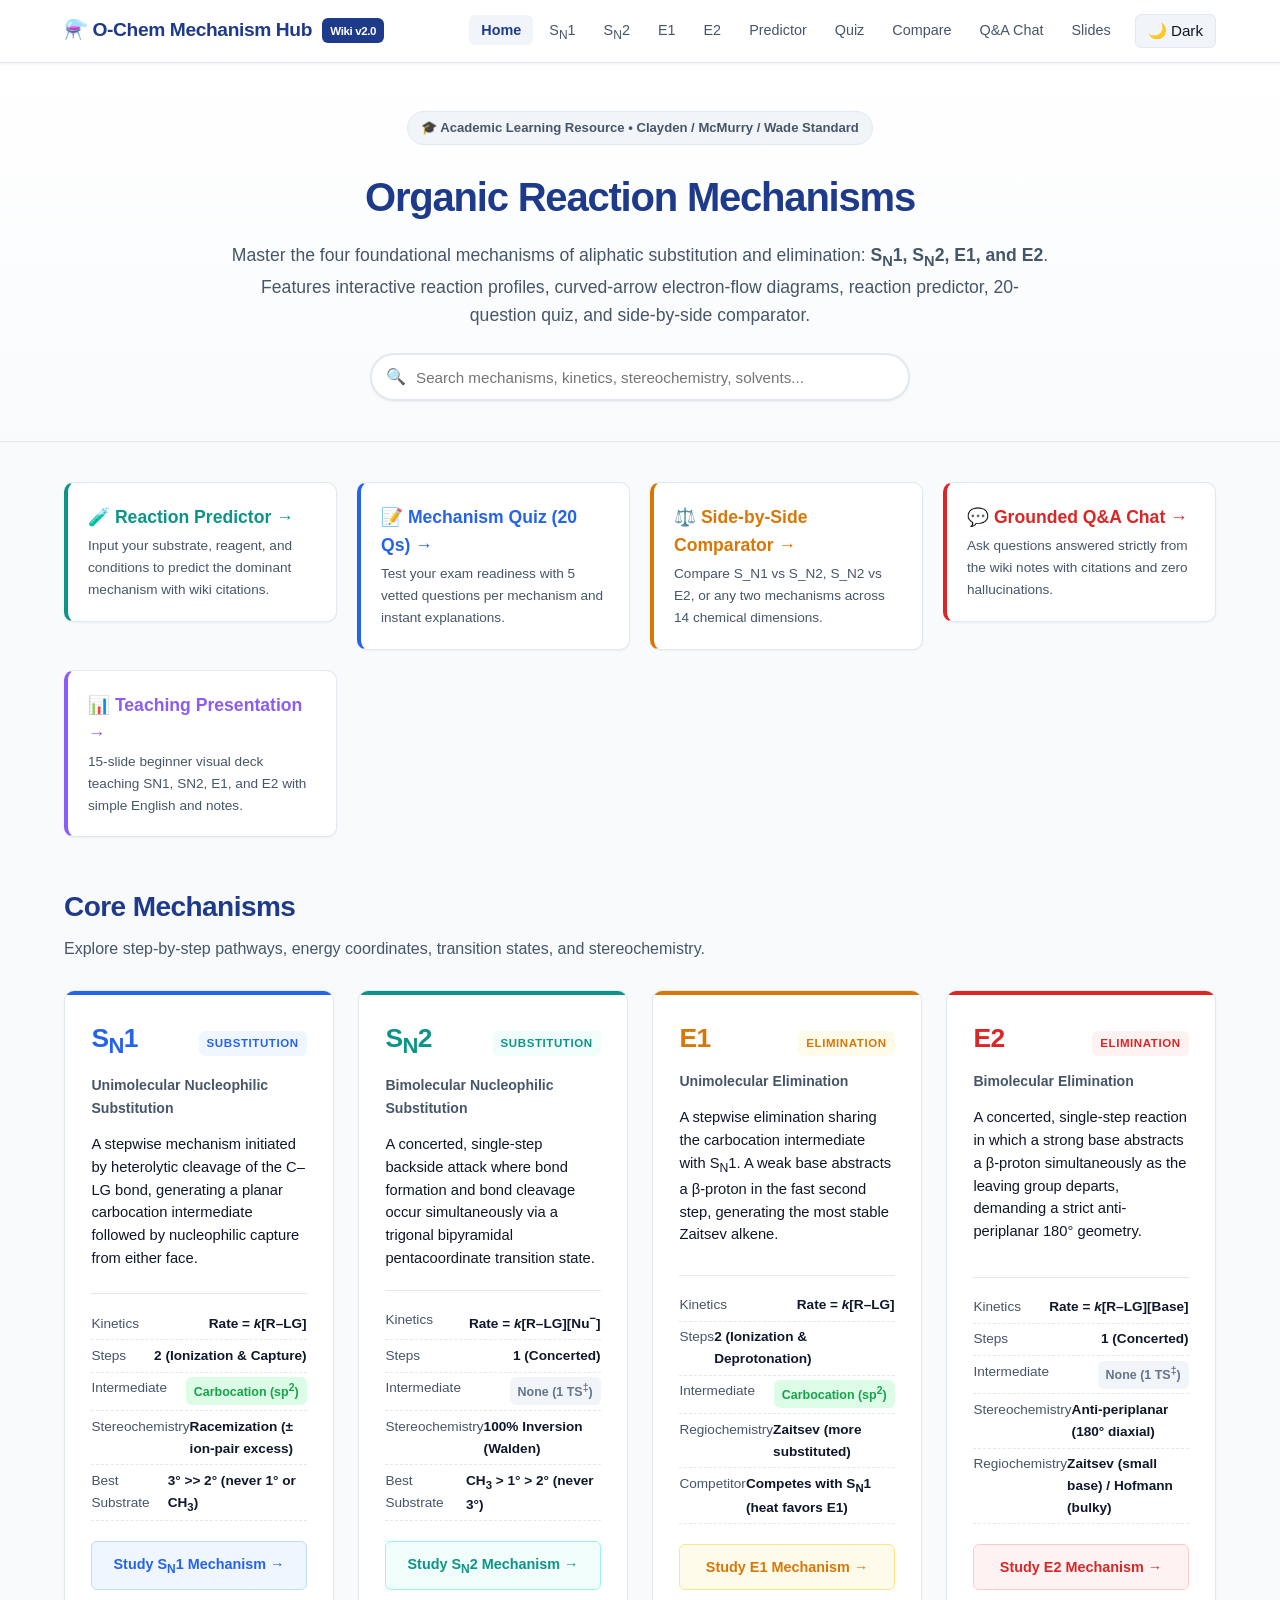
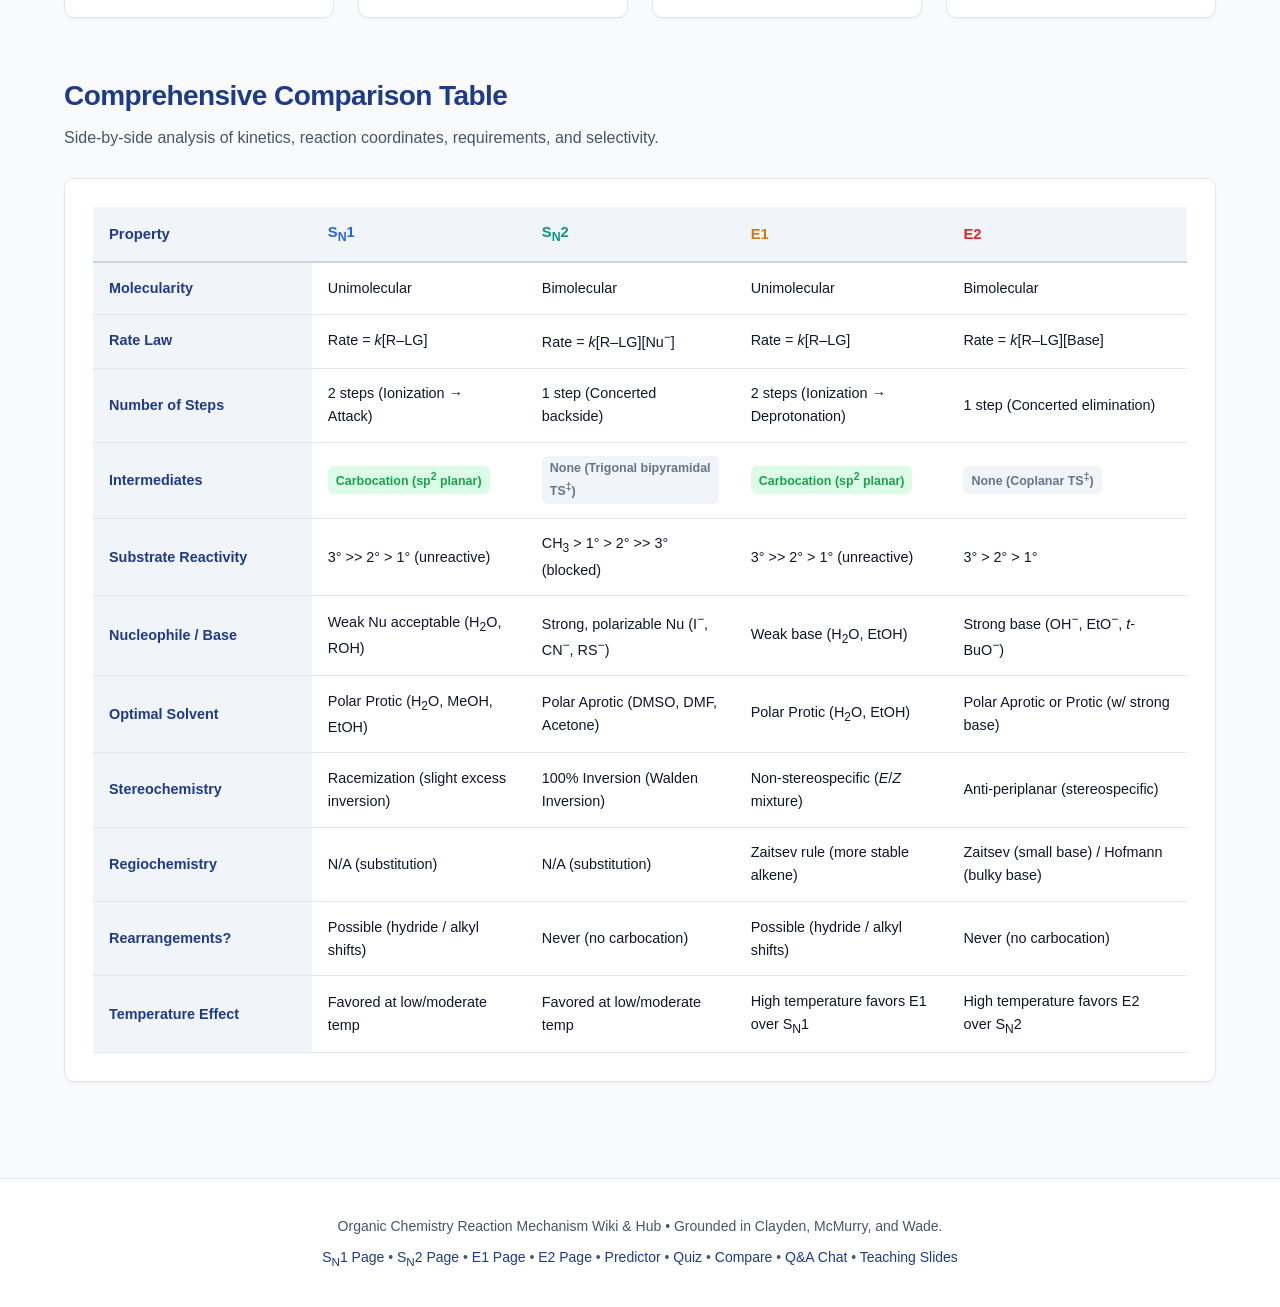
<file: index.html>
<!DOCTYPE html>
<html lang="en">
<head>
  <meta charset="UTF-8">
  <meta name="viewport" content="width=device-width, initial-scale=1.0">
  <title>Organic Chemistry Mechanism Hub — SN1, SN2, E1, E2</title>
  <link rel="stylesheet" href="assets/style.css">
</head>
<body>

  <!-- Navigation Bar -->
  <header>
    <div class="nav-container">
      <a href="index.html" class="brand">
        <span>⚗️ O-Chem Mechanism Hub</span>
        <span class="brand-badge">Wiki v2.0</span>
      </a>
      <div class="nav-right">
        <ul class="nav-links">
          <li><a href="index.html" class="active">Home</a></li>
          <li><a href="pages/sn1.html">S<sub>N</sub>1</a></li>
          <li><a href="pages/sn2.html">S<sub>N</sub>2</a></li>
          <li><a href="pages/e1.html">E1</a></li>
          <li><a href="pages/e2.html">E2</a></li>
          <li><a href="pages/predictor.html">Predictor</a></li>
          <li><a href="pages/quiz.html">Quiz</a></li>
          <li><a href="pages/compare.html">Compare</a></li>
          <li><a href="pages/chat.html">Q&amp;A Chat</a></li>
          <li><a href="slides/index.html">Slides</a></li>
        </ul>
        <button id="theme-toggle" class="theme-btn" onclick="toggleTheme()">🌙 Dark</button>
      </div>
    </div>
  </header>

  <!-- Hero Section with Live Search -->
  <section class="hero">
    <div class="hero-content">
      <div class="source-cite" style="border-radius: 9999px; padding: 0.35rem 0.85rem; font-weight: 600;">🎓 Academic Learning Resource &bull; Clayden / McMurry / Wade Standard</div>
      <h1>Organic Reaction Mechanisms</h1>
      <p>
        Master the four foundational mechanisms of aliphatic substitution and elimination: 
        <strong>S<sub>N</sub>1, S<sub>N</sub>2, E1, and E2</strong>. Features interactive reaction profiles, 
        curved-arrow electron-flow diagrams, reaction predictor, 20-question quiz, and side-by-side comparator.
      </p>

      <!-- Live Search Bar -->
      <div class="search-box">
        <span class="search-icon">🔍</span>
        <input type="text" id="search-input" class="search-input" placeholder="Search mechanisms, kinetics, stereochemistry, solvents..." autocomplete="off">
        <div id="search-results" class="search-results-dropdown"></div>
      </div>
    </div>
  </section>

  <!-- Main Container -->
  <main class="container">

    <!-- Interactive Tools Bar -->
    <div style="display: grid; grid-template-columns: repeat(auto-fit, minmax(260px, 1fr)); gap: 1.25rem; margin-bottom: 3rem;">
      <a href="pages/predictor.html" style="text-decoration: none;">
        <div class="card" style="padding: 1.25rem; margin-bottom: 0; border-left: 4px solid var(--accent); transition: transform 0.2s ease;">
          <h3 style="margin: 0 0 0.25rem; color: var(--accent); font-size: 1.1rem;">🧪 Reaction Predictor &rarr;</h3>
          <p style="font-size: 0.85rem; color: var(--text-muted); margin: 0;">Input your substrate, reagent, and conditions to predict the dominant mechanism with wiki citations.</p>
        </div>
      </a>

      <a href="pages/quiz.html" style="text-decoration: none;">
        <div class="card" style="padding: 1.25rem; margin-bottom: 0; border-left: 4px solid var(--primary-light); transition: transform 0.2s ease;">
          <h3 style="margin: 0 0 0.25rem; color: var(--primary-light); font-size: 1.1rem;">📝 Mechanism Quiz (20 Qs) &rarr;</h3>
          <p style="font-size: 0.85rem; color: var(--text-muted); margin: 0;">Test your exam readiness with 5 vetted questions per mechanism and instant explanations.</p>
        </div>
      </a>

      <a href="pages/compare.html" style="text-decoration: none;">
        <div class="card" style="padding: 1.25rem; margin-bottom: 0; border-left: 4px solid var(--e1-color); transition: transform 0.2s ease;">
          <h3 style="margin: 0 0 0.25rem; color: var(--e1-color); font-size: 1.1rem;">⚖️ Side-by-Side Comparator &rarr;</h3>
          <p style="font-size: 0.85rem; color: var(--text-muted); margin: 0;">Compare S_N1 vs S_N2, S_N2 vs E2, or any two mechanisms across 14 chemical dimensions.</p>
        </div>
      </a>

      <a href="pages/chat.html" style="text-decoration: none;">
        <div class="card" style="padding: 1.25rem; margin-bottom: 0; border-left: 4px solid var(--e2-color); transition: transform 0.2s ease;">
          <h3 style="margin: 0 0 0.25rem; color: var(--e2-color); font-size: 1.1rem;">💬 Grounded Q&amp;A Chat &rarr;</h3>
          <p style="font-size: 0.85rem; color: var(--text-muted); margin: 0;">Ask questions answered strictly from the wiki notes with citations and zero hallucinations.</p>
        </div>
      </a>

      <a href="slides/index.html" style="text-decoration: none;">
        <div class="card" style="padding: 1.25rem; margin-bottom: 0; border-left: 4px solid #8B5CF6; transition: transform 0.2s ease;">
          <h3 style="margin: 0 0 0.25rem; color: #8B5CF6; font-size: 1.1rem;">📊 Teaching Presentation &rarr;</h3>
          <p style="font-size: 0.85rem; color: var(--text-muted); margin: 0;">15-slide beginner visual deck teaching SN1, SN2, E1, and E2 with simple English and notes.</p>
        </div>
      </a>
    </div>

    <!-- Core Mechanism Cards -->
    <h2 class="section-title">Core Mechanisms</h2>
    <p class="section-desc">Explore step-by-step pathways, energy coordinates, transition states, and stereochemistry.</p>

    <div class="mechanism-grid">
      <!-- SN1 Card -->
      <div class="mechanism-card sn1">
        <div class="card-header">
          <div class="card-code">S<sub>N</sub>1</div>
          <span class="type-pill">Substitution</span>
        </div>
        <div class="card-subtitle">Unimolecular Nucleophilic Substitution</div>
        <p class="card-body">
          A stepwise mechanism initiated by heterolytic cleavage of the C–LG bond, generating a planar carbocation intermediate followed by nucleophilic capture from either face.
        </p>
        <ul class="feature-list">
          <li><span class="feature-label">Kinetics</span> <span class="feature-val">Rate = <em>k</em>[R–LG]</span></li>
          <li><span class="feature-label">Steps</span> <span class="feature-val">2 (Ionization &amp; Capture)</span></li>
          <li><span class="feature-label">Intermediate</span> <span class="feature-val"><span class="tag-badge tag-yes">Carbocation (sp<sup>2</sup>)</span></span></li>
          <li><span class="feature-label">Stereochemistry</span> <span class="feature-val">Racemization (± ion-pair excess)</span></li>
          <li><span class="feature-label">Best Substrate</span> <span class="feature-val">3° &gt;&gt; 2° (never 1° or CH<sub>3</sub>)</span></li>
        </ul>
        <a href="pages/sn1.html" class="card-action">Study S<sub>N</sub>1 Mechanism &rarr;</a>
      </div>

      <!-- SN2 Card -->
      <div class="mechanism-card sn2">
        <div class="card-header">
          <div class="card-code">S<sub>N</sub>2</div>
          <span class="type-pill">Substitution</span>
        </div>
        <div class="card-subtitle">Bimolecular Nucleophilic Substitution</div>
        <p class="card-body">
          A concerted, single-step backside attack where bond formation and bond cleavage occur simultaneously via a trigonal bipyramidal pentacoordinate transition state.
        </p>
        <ul class="feature-list">
          <li><span class="feature-label">Kinetics</span> <span class="feature-val">Rate = <em>k</em>[R–LG][Nu<sup>−</sup>]</span></li>
          <li><span class="feature-label">Steps</span> <span class="feature-val">1 (Concerted)</span></li>
          <li><span class="feature-label">Intermediate</span> <span class="feature-val"><span class="tag-badge tag-no">None (1 TS<sup>‡</sup>)</span></span></li>
          <li><span class="feature-label">Stereochemistry</span> <span class="feature-val">100% Inversion (Walden)</span></li>
          <li><span class="feature-label">Best Substrate</span> <span class="feature-val">CH<sub>3</sub> &gt; 1° &gt; 2° (never 3°)</span></li>
        </ul>
        <a href="pages/sn2.html" class="card-action">Study S<sub>N</sub>2 Mechanism &rarr;</a>
      </div>

      <!-- E1 Card -->
      <div class="mechanism-card e1">
        <div class="card-header">
          <div class="card-code">E1</div>
          <span class="type-pill">Elimination</span>
        </div>
        <div class="card-subtitle">Unimolecular Elimination</div>
        <p class="card-body">
          A stepwise elimination sharing the carbocation intermediate with S<sub>N</sub>1. A weak base abstracts a β-proton in the fast second step, generating the most stable Zaitsev alkene.
        </p>
        <ul class="feature-list">
          <li><span class="feature-label">Kinetics</span> <span class="feature-val">Rate = <em>k</em>[R–LG]</span></li>
          <li><span class="feature-label">Steps</span> <span class="feature-val">2 (Ionization &amp; Deprotonation)</span></li>
          <li><span class="feature-label">Intermediate</span> <span class="feature-val"><span class="tag-badge tag-yes">Carbocation (sp<sup>2</sup>)</span></span></li>
          <li><span class="feature-label">Regiochemistry</span> <span class="feature-val">Zaitsev (more substituted)</span></li>
          <li><span class="feature-label">Competitor</span> <span class="feature-val">Competes with S<sub>N</sub>1 (heat favors E1)</span></li>
        </ul>
        <a href="pages/e1.html" class="card-action">Study E1 Mechanism &rarr;</a>
      </div>

      <!-- E2 Card -->
      <div class="mechanism-card e2">
        <div class="card-header">
          <div class="card-code">E2</div>
          <span class="type-pill">Elimination</span>
        </div>
        <div class="card-subtitle">Bimolecular Elimination</div>
        <p class="card-body">
          A concerted, single-step reaction in which a strong base abstracts a β-proton simultaneously as the leaving group departs, demanding a strict anti-periplanar 180° geometry.
        </p>
        <ul class="feature-list">
          <li><span class="feature-label">Kinetics</span> <span class="feature-val">Rate = <em>k</em>[R–LG][Base]</span></li>
          <li><span class="feature-label">Steps</span> <span class="feature-val">1 (Concerted)</span></li>
          <li><span class="feature-label">Intermediate</span> <span class="feature-val"><span class="tag-badge tag-no">None (1 TS<sup>‡</sup>)</span></span></li>
          <li><span class="feature-label">Stereochemistry</span> <span class="feature-val">Anti-periplanar (180° diaxial)</span></li>
          <li><span class="feature-label">Regiochemistry</span> <span class="feature-val">Zaitsev (small base) / Hofmann (bulky)</span></li>
        </ul>
        <a href="pages/e2.html" class="card-action">Study E2 Mechanism &rarr;</a>
      </div>
    </div>

    <!-- Master Comparison Table -->
    <h2 class="section-title">Comprehensive Comparison Table</h2>
    <p class="section-desc">Side-by-side analysis of kinetics, reaction coordinates, requirements, and selectivity.</p>

    <div class="table-section">
      <table class="comparison-table">
        <thead>
          <tr>
            <th>Property</th>
            <th style="color: var(--sn1-color);">S<sub>N</sub>1</th>
            <th style="color: var(--sn2-color);">S<sub>N</sub>2</th>
            <th style="color: var(--e1-color);">E1</th>
            <th style="color: var(--e2-color);">E2</th>
          </tr>
        </thead>
        <tbody>
          <tr>
            <td>Molecularity</td>
            <td>Unimolecular</td>
            <td>Bimolecular</td>
            <td>Unimolecular</td>
            <td>Bimolecular</td>
          </tr>
          <tr>
            <td>Rate Law</td>
            <td>Rate = <em>k</em>[R–LG]</td>
            <td>Rate = <em>k</em>[R–LG][Nu<sup>−</sup>]</td>
            <td>Rate = <em>k</em>[R–LG]</td>
            <td>Rate = <em>k</em>[R–LG][Base]</td>
          </tr>
          <tr>
            <td>Number of Steps</td>
            <td>2 steps (Ionization &rarr; Attack)</td>
            <td>1 step (Concerted backside)</td>
            <td>2 steps (Ionization &rarr; Deprotonation)</td>
            <td>1 step (Concerted elimination)</td>
          </tr>
          <tr>
            <td>Intermediates</td>
            <td><span class="tag-badge tag-yes">Carbocation (sp<sup>2</sup> planar)</span></td>
            <td><span class="tag-badge tag-no">None (Trigonal bipyramidal TS<sup>‡</sup>)</span></td>
            <td><span class="tag-badge tag-yes">Carbocation (sp<sup>2</sup> planar)</span></td>
            <td><span class="tag-badge tag-no">None (Coplanar TS<sup>‡</sup>)</span></td>
          </tr>
          <tr>
            <td>Substrate Reactivity</td>
            <td>3° &gt;&gt; 2° &gt; 1° (unreactive)</td>
            <td>CH<sub>3</sub> &gt; 1° &gt; 2° &gt;&gt; 3° (blocked)</td>
            <td>3° &gt;&gt; 2° &gt; 1° (unreactive)</td>
            <td>3° &gt; 2° &gt; 1°</td>
          </tr>
          <tr>
            <td>Nucleophile / Base</td>
            <td>Weak Nu acceptable (H<sub>2</sub>O, ROH)</td>
            <td>Strong, polarizable Nu (I<sup>−</sup>, CN<sup>−</sup>, RS<sup>−</sup>)</td>
            <td>Weak base (H<sub>2</sub>O, EtOH)</td>
            <td>Strong base (OH<sup>−</sup>, EtO<sup>−</sup>, <em>t</em>-BuO<sup>−</sup>)</td>
          </tr>
          <tr>
            <td>Optimal Solvent</td>
            <td>Polar Protic (H<sub>2</sub>O, MeOH, EtOH)</td>
            <td>Polar Aprotic (DMSO, DMF, Acetone)</td>
            <td>Polar Protic (H<sub>2</sub>O, EtOH)</td>
            <td>Polar Aprotic or Protic (w/ strong base)</td>
          </tr>
          <tr>
            <td>Stereochemistry</td>
            <td>Racemization (slight excess inversion)</td>
            <td>100% Inversion (Walden Inversion)</td>
            <td>Non-stereospecific (<em>E</em>/<em>Z</em> mixture)</td>
            <td>Anti-periplanar (stereospecific)</td>
          </tr>
          <tr>
            <td>Regiochemistry</td>
            <td>N/A (substitution)</td>
            <td>N/A (substitution)</td>
            <td>Zaitsev rule (more stable alkene)</td>
            <td>Zaitsev (small base) / Hofmann (bulky base)</td>
          </tr>
          <tr>
            <td>Rearrangements?</td>
            <td>Possible (hydride / alkyl shifts)</td>
            <td>Never (no carbocation)</td>
            <td>Possible (hydride / alkyl shifts)</td>
            <td>Never (no carbocation)</td>
          </tr>
          <tr>
            <td>Temperature Effect</td>
            <td>Favored at low/moderate temp</td>
            <td>Favored at low/moderate temp</td>
            <td>High temperature favors E1 over S<sub>N</sub>1</td>
            <td>High temperature favors E2 over S<sub>N</sub>2</td>
          </tr>
        </tbody>
      </table>
    </div>

  </main>

  <!-- Footer -->
  <footer>
    <p>Organic Chemistry Reaction Mechanism Wiki &amp; Hub &bull; Grounded in Clayden, McMurry, and Wade.</p>
    <p style="margin-top: 0.5rem;">
      <a href="pages/sn1.html">S<sub>N</sub>1 Page</a> &bull; 
      <a href="pages/sn2.html">S<sub>N</sub>2 Page</a> &bull; 
      <a href="pages/e1.html">E1 Page</a> &bull; 
      <a href="pages/e2.html">E2 Page</a> &bull;
      <a href="pages/predictor.html">Predictor</a> &bull;
      <a href="pages/quiz.html">Quiz</a> &bull;
      <a href="pages/compare.html">Compare</a> &bull;
      <a href="pages/chat.html">Q&amp;A Chat</a> &bull;
      <a href="slides/index.html">Teaching Slides</a>
    </p>
  </footer>

  <script src="assets/app.js"></script>
</body>
</html>
</file>
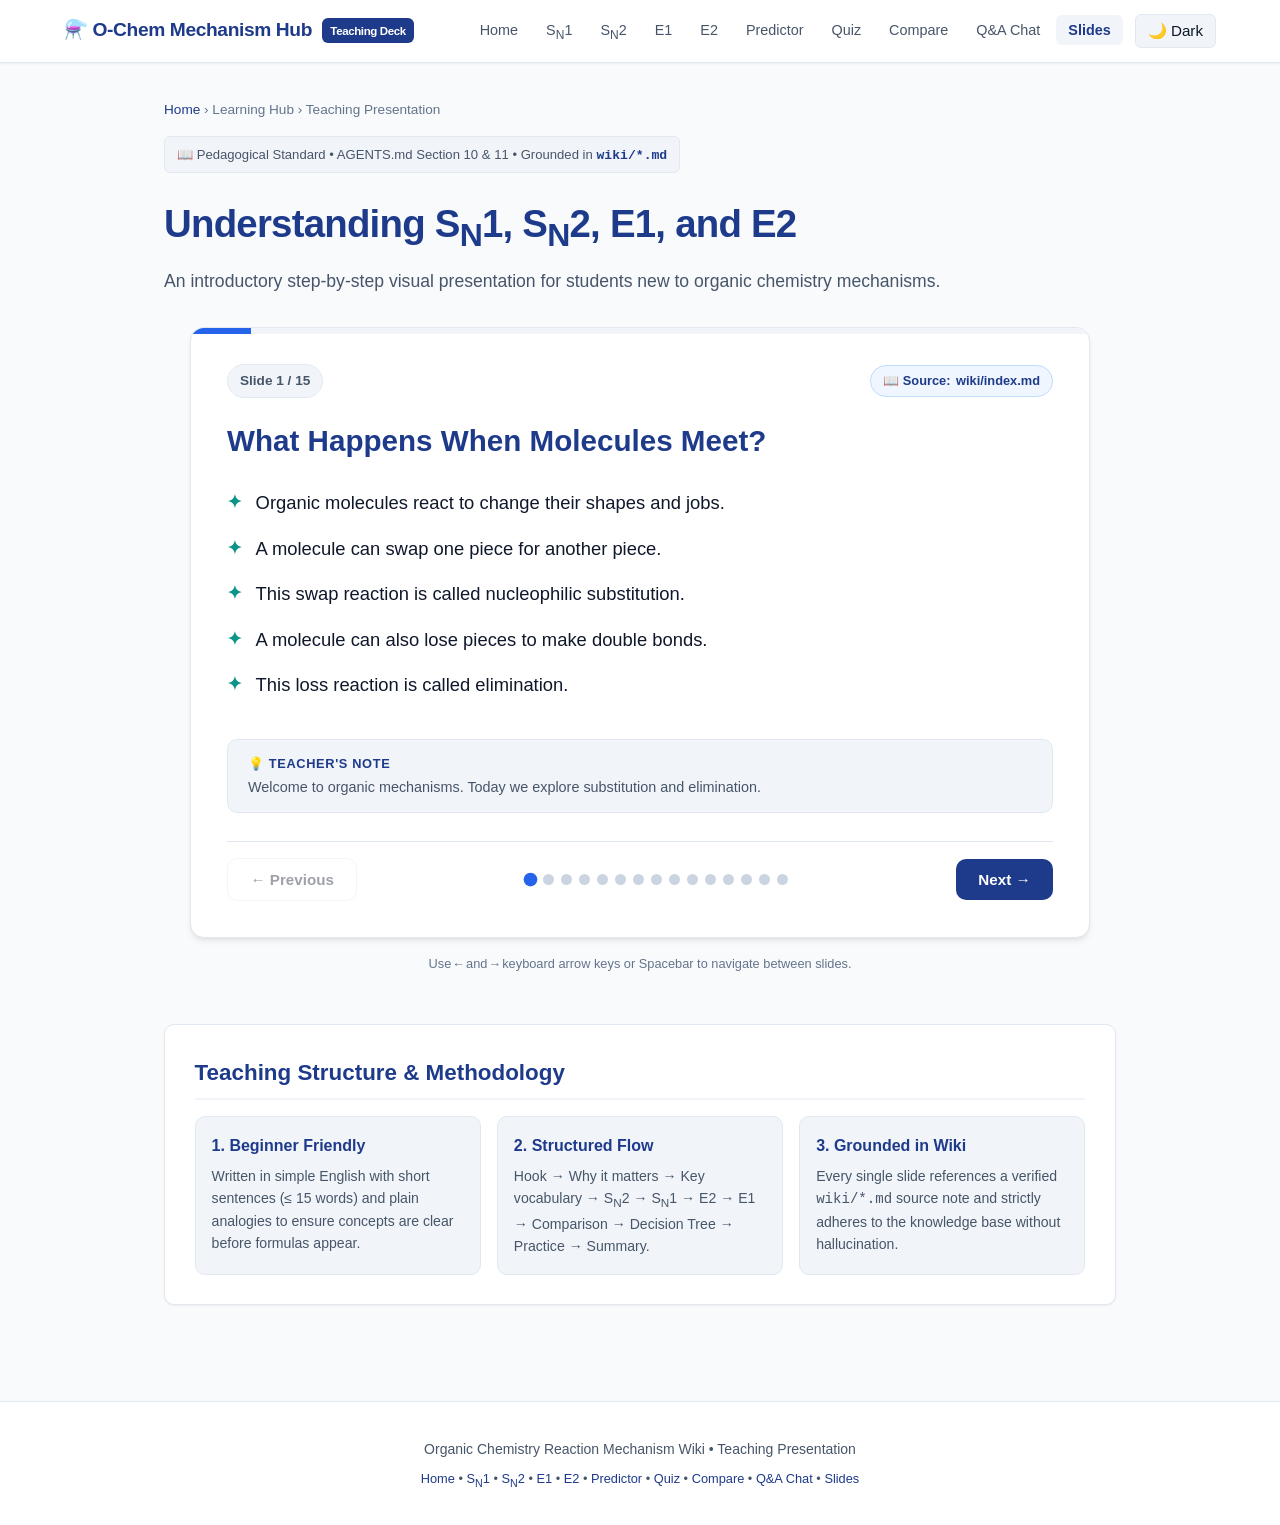
<file: slides/index.html>
<!DOCTYPE html>
<html lang="en">
<head>
  <meta charset="UTF-8">
  <meta name="viewport" content="width=device-width, initial-scale=1.0">
  <title>Understanding SN1, SN2, E1, and E2 — Teaching Presentation</title>
  <link rel="stylesheet" href="../assets/style.css">
</head>
<body>

  <!-- Top Navigation Bar -->
  <header>
    <div class="nav-container">
      <a href="../index.html" class="brand">
        <span>⚗️ O-Chem Mechanism Hub</span>
        <span class="brand-badge">Teaching Deck</span>
      </a>
      <div class="nav-right">
        <ul class="nav-links">
          <li><a href="../index.html">Home</a></li>
          <li><a href="../pages/sn1.html">S<sub>N</sub>1</a></li>
          <li><a href="../pages/sn2.html">S<sub>N</sub>2</a></li>
          <li><a href="../pages/e1.html">E1</a></li>
          <li><a href="../pages/e2.html">E2</a></li>
          <li><a href="../pages/predictor.html">Predictor</a></li>
          <li><a href="../pages/quiz.html">Quiz</a></li>
          <li><a href="../pages/compare.html">Compare</a></li>
          <li><a href="../pages/chat.html">Q&amp;A Chat</a></li>
          <li><a href="index.html" class="active">Slides</a></li>
        </ul>
        <button id="theme-toggle" class="theme-btn" onclick="toggleTheme()">🌙 Dark</button>
      </div>
    </div>
  </header>

  <main class="page-container">
    <div class="breadcrumb">
      <a href="../index.html">Home</a> &rsaquo; <span>Learning Hub</span> &rsaquo; <span>Teaching Presentation</span>
    </div>

    <div class="header-box">
      <div class="source-cite">📖 Pedagogical Standard &bull; AGENTS.md Section 10 &amp; 11 &bull; Grounded in <code>wiki/*.md</code></div>
      <h1>Understanding S<sub>N</sub>1, S<sub>N</sub>2, E1, and E2</h1>
      <p class="lead">An introductory step-by-step visual presentation for students new to organic chemistry mechanisms.</p>
    </div>

    <!-- Slide Deck Container -->
    <div class="slide-deck">
      <div class="slide-card" id="slide-card">
        <!-- Progress Bar -->
        <div class="slide-progress-track">
          <div class="slide-progress-bar" id="slide-progress-bar" style="width: 6.66%;"></div>
        </div>

        <!-- Meta Bar (Slide Number & Wiki Source) -->
        <div class="slide-meta-bar">
          <span class="slide-number-badge" id="slide-counter">Slide 1 / 15</span>
          <a href="../wiki/index.md" class="slide-source-tag" id="slide-source-link" target="_blank">
            📖 Source: <span id="slide-source-text">wiki/index.md</span>
          </a>
        </div>

        <!-- Slide Body -->
        <div class="slide-body">
          <h2 class="slide-title-display" id="slide-title">Loading presentation...</h2>
          <ul class="slide-bullet-list" id="slide-bullets">
            <li class="slide-bullet-item">
              <span class="slide-bullet-icon">✦</span>
              <span>Loading slides from content.json...</span>
            </li>
          </ul>
        </div>

        <!-- Teacher's Notes Box -->
        <div class="slide-notes-drawer" id="slide-notes-container">
          <div class="slide-notes-label">💡 Teacher's Note</div>
          <div id="slide-notes-text">Notes will display here.</div>
        </div>

        <!-- Controls Bar -->
        <div class="slide-controls-bar">
          <button class="slide-btn slide-btn-outline" id="prev-btn" onclick="prevSlide()" disabled>
            &larr; Previous
          </button>

          <div class="slide-dots-container" id="slide-dots">
            <!-- 15 Dots generated via JS -->
          </div>

          <button class="slide-btn" id="next-btn" onclick="nextSlide()">
            Next &rarr;
          </button>
        </div>
      </div>

      <!-- Keyboard Hint -->
      <div class="slide-keyboard-hint">
        Use <kbd>&larr;</kbd> and <kbd>&rarr;</kbd> keyboard arrow keys or Spacebar to navigate between slides.
      </div>
    </div>

    <!-- Presentation Structure Card -->
    <section class="card">
      <h2>Teaching Structure &amp; Methodology</h2>
      <div style="display: grid; grid-template-columns: repeat(auto-fit, minmax(260px, 1fr)); gap: 1rem; margin-top: 1rem;">
        <div style="background: var(--surface-alt); padding: 1rem; border-radius: var(--radius-md); border: 1px solid var(--border);">
          <h4 style="color: var(--primary); margin-bottom: 0.35rem;">1. Beginner Friendly</h4>
          <p style="font-size: 0.88rem; color: var(--text-muted); margin: 0;">
            Written in simple English with short sentences (≤ 15 words) and plain analogies to ensure concepts are clear before formulas appear.
          </p>
        </div>
        <div style="background: var(--surface-alt); padding: 1rem; border-radius: var(--radius-md); border: 1px solid var(--border);">
          <h4 style="color: var(--primary); margin-bottom: 0.35rem;">2. Structured Flow</h4>
          <p style="font-size: 0.88rem; color: var(--text-muted); margin: 0;">
            Hook &rarr; Why it matters &rarr; Key vocabulary &rarr; S<sub>N</sub>2 &rarr; S<sub>N</sub>1 &rarr; E2 &rarr; E1 &rarr; Comparison &rarr; Decision Tree &rarr; Practice &rarr; Summary.
          </p>
        </div>
        <div style="background: var(--surface-alt); padding: 1rem; border-radius: var(--radius-md); border: 1px solid var(--border);">
          <h4 style="color: var(--primary); margin-bottom: 0.35rem;">3. Grounded in Wiki</h4>
          <p style="font-size: 0.88rem; color: var(--text-muted); margin: 0;">
            Every single slide references a verified <code>wiki/*.md</code> source note and strictly adheres to the knowledge base without hallucination.
          </p>
        </div>
      </div>
    </section>

  </main>

  <footer>
    <div class="footer-content">
      <p>Organic Chemistry Reaction Mechanism Wiki &bull; Teaching Presentation</p>
      <p style="margin-top: 0.5rem; font-size: 0.8rem;">
        <a href="../index.html">Home</a> &bull;
        <a href="../pages/sn1.html">S<sub>N</sub>1</a> &bull;
        <a href="../pages/sn2.html">S<sub>N</sub>2</a> &bull;
        <a href="../pages/e1.html">E1</a> &bull;
        <a href="../pages/e2.html">E2</a> &bull;
        <a href="../pages/predictor.html">Predictor</a> &bull;
        <a href="../pages/quiz.html">Quiz</a> &bull;
        <a href="../pages/compare.html">Compare</a> &bull;
        <a href="../pages/chat.html">Q&amp;A Chat</a> &bull;
        <a href="index.html">Slides</a>
      </p>
    </div>
  </footer>

  <script src="../assets/app.js"></script>
  <script>
    // Embedded Slide Data Fallback (ensures slides work on local file:/// and GitHub Pages)
    const FALLBACK_SLIDES = [
          {
                "id": 1,
                "title": "What Happens When Molecules Meet?",
                "bullets": [
                      "Organic molecules react to change their shapes and jobs.",
                      "A molecule can swap one piece for another piece.",
                      "This swap reaction is called nucleophilic substitution.",
                      "A molecule can also lose pieces to make double bonds.",
                      "This loss reaction is called elimination."
                ],
                "source": "wiki/index.md",
                "notes": "Welcome to organic mechanisms. Today we explore substitution and elimination."
          },
          {
                "id": 2,
                "title": "Why It Matters: Real Uses of These Reactions",
                "bullets": [
                      "Alkyl halides are used as solvents, anesthetics, and refrigerants.",
                      "Alcohols are used as fuels, solvents, and antiseptics.",
                      "Chemists use these reactions to build bigger molecules.",
                      "The wrong reaction gives a different product, such as an alkene.",
                      "By the end, you will predict which path wins."
                ],
                "source": "wiki/index.md",
                "notes": "Uses come from wiki/index.md (Why It Matters), fed by Wade sections 6-3 and 10-5."
          },
          {
                "id": 3,
                "title": "Key Vocabulary: The Reaction Team",
                "bullets": [
                      "Substrate: The main carbon molecule that undergoes the reaction.",
                      "Leaving Group (LG): A part that departs with bond electrons.",
                      "Nucleophile: An electron-rich atom that attacks a positive carbon.",
                      "Base: A molecule that removes a hydrogen proton from carbon."
                ],
                "source": "wiki/index.md",
                "notes": "These four players appear in all substitution and elimination reactions."
          },
          {
                "id": 4,
                "title": "Key Vocabulary: Carbon Crowding (1°, 2°, 3°)",
                "bullets": [
                      "Carbons are named by how many other carbons touch them.",
                      "Primary (1°): The reactive carbon touches only one other carbon.",
                      "Secondary (2°): The reactive carbon touches two other carbons.",
                      "Tertiary (3°): The reactive carbon touches three other carbons.",
                      "Tertiary carbons are very crowded, like a packed room."
                ],
                "source": "wiki/sn2.md",
                "notes": "Steric crowding determines which pathway a molecule can take."
          },
          {
                "id": 5,
                "title": "SN2: One Step, Backside Attack",
                "bullets": [
                      "SN2 means Substitution Nucleophilic Bimolecular.",
                      "The reaction takes place in one fast, concerted step.",
                      "The nucleophile attacks the back of the reactive carbon.",
                      "The leaving group gets pushed out at the same time.",
                      "Reaction speed depends on both substrate and nucleophile: Rate = k[substrate][Nu]."
                ],
                "source": "wiki/sn2.md",
                "notes": "Notice there is no waiting and no intermediate in SN2."
          },
          {
                "id": 6,
                "title": "SN2: The Umbrella Flip and Open Paths",
                "bullets": [
                      "The backside attack turns the molecule inside out.",
                      "This 3D shape flip is called Walden inversion.",
                      "Crowded carbons block the nucleophile from attacking.",
                      "Speed order: Methyl > Primary (1°) > Secondary (2°). Tertiary (3°) is blocked.",
                      "Polar aprotic solvents like acetone speed up SN2."
                ],
                "source": "wiki/sn2.md",
                "notes": "Like an umbrella blown inside out on a windy day, configuration inverts."
          },
          {
                "id": 7,
                "title": "SN1: Break First, Attach Later",
                "bullets": [
                      "SN1 means Substitution Nucleophilic Unimolecular.",
                      "The reaction happens in two separate steps.",
                      "A carbocation is a flat carbon with a positive charge.",
                      "Step 1 (slow): The leaving group leaves and a carbocation forms.",
                      "Reaction speed depends only on the substrate: Rate = k[substrate]."
                ],
                "source": "wiki/sn1.md",
                "notes": "Because ionization is the slow step, nucleophile concentration does not matter."
          },
          {
                "id": 8,
                "title": "SN1: Flat Intermediate and Mixed Products",
                "bullets": [
                      "Step 2: The nucleophile attacks the flat carbocation (fast step).",
                      "The nucleophile can attack from the top or the bottom.",
                      "Attacking both faces gives a 50:50 mixture called racemization.",
                      "Tertiary (3°) carbons make the most stable carbocations.",
                      "Polar protic solvents like water help the leaving group depart."
                ],
                "source": "wiki/sn1.md",
                "notes": "Planar geometry removes top and bottom differences, leading to racemization."
          },
          {
                "id": 9,
                "title": "E2: The One-Step Team Elimination",
                "bullets": [
                      "E2 means Elimination Bimolecular.",
                      "It forms a carbon-carbon double bond (alkene) in one step.",
                      "A strong base pulls off a neighboring beta-hydrogen.",
                      "At the same time, the leaving group leaves.",
                      "Speed depends on both substrate and base: Rate = k[substrate][base]."
                ],
                "source": "wiki/e2.md",
                "notes": "All three bond changes occur together in a single transition state."
          },
          {
                "id": 10,
                "title": "E2: The Opposite Line and Base Size",
                "bullets": [
                      "The hydrogen and the leaving group must sit on opposite sides.",
                      "Anti-periplanar means the two groups sit 180° apart.",
                      "A small base gives the more stable alkene (Zaitsev rule).",
                      "A bulky base gives the less crowded alkene (Hofmann rule).",
                      "Adding heat strongly favors E2 over substitution."
                ],
                "source": "wiki/e2.md",
                "notes": "Bulky bases like KOtBu cannot reach inside, so they pick the outer hydrogen."
          },
          {
                "id": 11,
                "title": "E1: Two Steps to a Double Bond",
                "bullets": [
                      "E1 means Elimination Unimolecular.",
                      "Step 1: The leaving group falls off, making a carbocation.",
                      "Step 2: A weak base removes a beta-hydrogen.",
                      "The electrons collapse to form a double bond (alkene).",
                      "E1 usually gives the most substituted alkene (Zaitsev product)."
                ],
                "source": "wiki/e1.md",
                "notes": "E1 shares Step 1 with SN1. High heat favors E1 over SN1."
          },
          {
                "id": 12,
                "title": "Comparison: The Four Pathways Side by Side",
                "bullets": [
                      "SN2: 1 step, backside swap, prefers uncrowded 1° carbons.",
                      "SN1: 2 steps, carbocation swap, prefers crowded 3° carbons.",
                      "E2: 1 step, strong base elimination, anti-periplanar 180° geometry.",
                      "E1: 2 steps, weak base elimination, needs high heat."
                ],
                "source": "wiki/index.md",
                "notes": "Remember: '2' mechanisms take 1 step, and '1' mechanisms take 2 steps."
          },
          {
                "id": 13,
                "title": "How to Choose: The 3-Step Decision Tree",
                "bullets": [
                      "Step 1: Check carbon crowding (1° favors SN2; 3° is too crowded for SN2).",
                      "Step 2: Check reagent strength (Strong = SN2 or E2; Weak = SN1 or E1).",
                      "Step 3: Check temperature (high heat favors elimination).",
                      "Follow these three steps to predict the correct product."
                ],
                "source": "wiki/index.md",
                "notes": "This simple 3-step logic solves almost every introductory exam problem."
          },
          {
                "id": 14,
                "title": "Practice: Test Your Prediction Skills",
                "bullets": [
                      "1-bromobutane (1°) with strong cyanide nucleophile → SN2 substitution.",
                      "2-bromo-2-methylpropane (3°) with strong ethoxide base plus heat → E2 alkene.",
                      "2-bromo-2-methylpropane (3°) with neutral water at room temp → SN1 alcohol.",
                      "Notice how temperature and reagent strength steer the outcome."
                ],
                "source": "wiki/sn2.md",
                "notes": "Work through these examples using the 3-step decision tree."
          },
          {
                "id": 15,
                "title": "Summary: Your Reaction Cheat Sheet",
                "bullets": [
                      "Bimolecular (2) reactions happen in a single concerted step.",
                      "Unimolecular (1) reactions form a flat carbocation intermediate.",
                      "Strong bases favor E2, while weak reagents allow carbocations.",
                      "High temperature acts as a switch to produce alkenes.",
                      "You now understand SN1, SN2, E1, and E2 mechanisms!"
                ],
                "source": "wiki/index.md",
                "notes": "Congratulations! You have mastered the core mechanisms of organic chemistry."
          }
    ];

    let slidesData = FALLBACK_SLIDES;
    let currentSlide = 0;

    // Format text with chemical subscripts & superscripts
    function formatChemicalText(text) {
      if (!text) return '';
      return text
        .replace(/\bSN1\b/g, 'S<sub>N</sub>1')
        .replace(/\bSN2\b/g, 'S<sub>N</sub>2')
        .replace(/\b1°\b/g, '1&deg;')
        .replace(/\b2°\b/g, '2&deg;')
        .replace(/\b3°\b/g, '3&deg;')
        .replace(/\bbeta-hydrogen\b/g, '&beta;-hydrogen')
        .replace(/\bβ-H\b/g, '&beta;-H')
        .replace(/\b180°\b/g, '180&deg;');
    }

    // Render dots container
    function initDots() {
      const container = document.getElementById('slide-dots');
      container.innerHTML = '';
      slidesData.forEach((_, idx) => {
        const dot = document.createElement('div');
        dot.className = `slide-dot ${idx === currentSlide ? 'active' : ''}`;
        dot.title = `Jump to Slide ${idx + 1}`;
        dot.onclick = () => goToSlide(idx);
        container.appendChild(dot);
      });
    }

    // Render active slide
    function renderSlide() {
      const slide = slidesData[currentSlide];
      const total = slidesData.length;

      // Update Meta
      document.getElementById('slide-counter').textContent = `Slide ${currentSlide + 1} / ${total}`;
      document.getElementById('slide-source-text').textContent = slide.source;
      document.getElementById('slide-source-link').href = `../${slide.source}`;

      // Update Progress Bar
      const pct = ((currentSlide + 1) / total) * 100;
      document.getElementById('slide-progress-bar').style.width = `${pct}%`;

      // Update Title
      document.getElementById('slide-title').innerHTML = formatChemicalText(slide.title);

      // Update Bullets
      const bulletContainer = document.getElementById('slide-bullets');
      bulletContainer.innerHTML = '';
      slide.bullets.forEach(bullet => {
        const li = document.createElement('li');
        li.className = 'slide-bullet-item';
        li.innerHTML = `<span class="slide-bullet-icon">✦</span><span>${formatChemicalText(bullet)}</span>`;
        bulletContainer.appendChild(li);
      });

      // Update Notes
      document.getElementById('slide-notes-text').textContent = slide.notes || 'No notes for this slide.';

      // Update Controls State
      document.getElementById('prev-btn').disabled = (currentSlide === 0);
      document.getElementById('next-btn').disabled = (currentSlide === total - 1);
      document.getElementById('next-btn').textContent = (currentSlide === total - 1) ? 'Finished! 🎉' : 'Next →';

      // Update Dots
      const dots = document.querySelectorAll('.slide-dot');
      dots.forEach((dot, idx) => {
        dot.classList.toggle('active', idx === currentSlide);
      });
    }

    function prevSlide() {
      if (currentSlide > 0) {
        currentSlide--;
        renderSlide();
      }
    }

    function nextSlide() {
      if (currentSlide < slidesData.length - 1) {
        currentSlide++;
        renderSlide();
      }
    }

    function goToSlide(idx) {
      if (idx >= 0 && idx < slidesData.length) {
        currentSlide = idx;
        renderSlide();
      }
    }

    // Keyboard Navigation
    document.addEventListener('keydown', (e) => {
      if (e.key === 'ArrowLeft') {
        prevSlide();
      } else if (e.key === 'ArrowRight' || e.key === ' ') {
        e.preventDefault();
        nextSlide();
      }
    });

    // Initialize slides
    async function loadSlides() {
      try {
        const res = await fetch('content.json');
        if (res.ok) {
          const data = await res.json();
          if (Array.isArray(data) && data.length > 0) {
            slidesData = data;
          }
        }
      } catch (err) {
        console.log('Using embedded fallback slide dataset.');
      }
      initDots();
      renderSlide();
    }

    document.addEventListener('DOMContentLoaded', () => {
      initTheme();
      loadSlides();
    });
  </script>
</body>
</html>
</file>
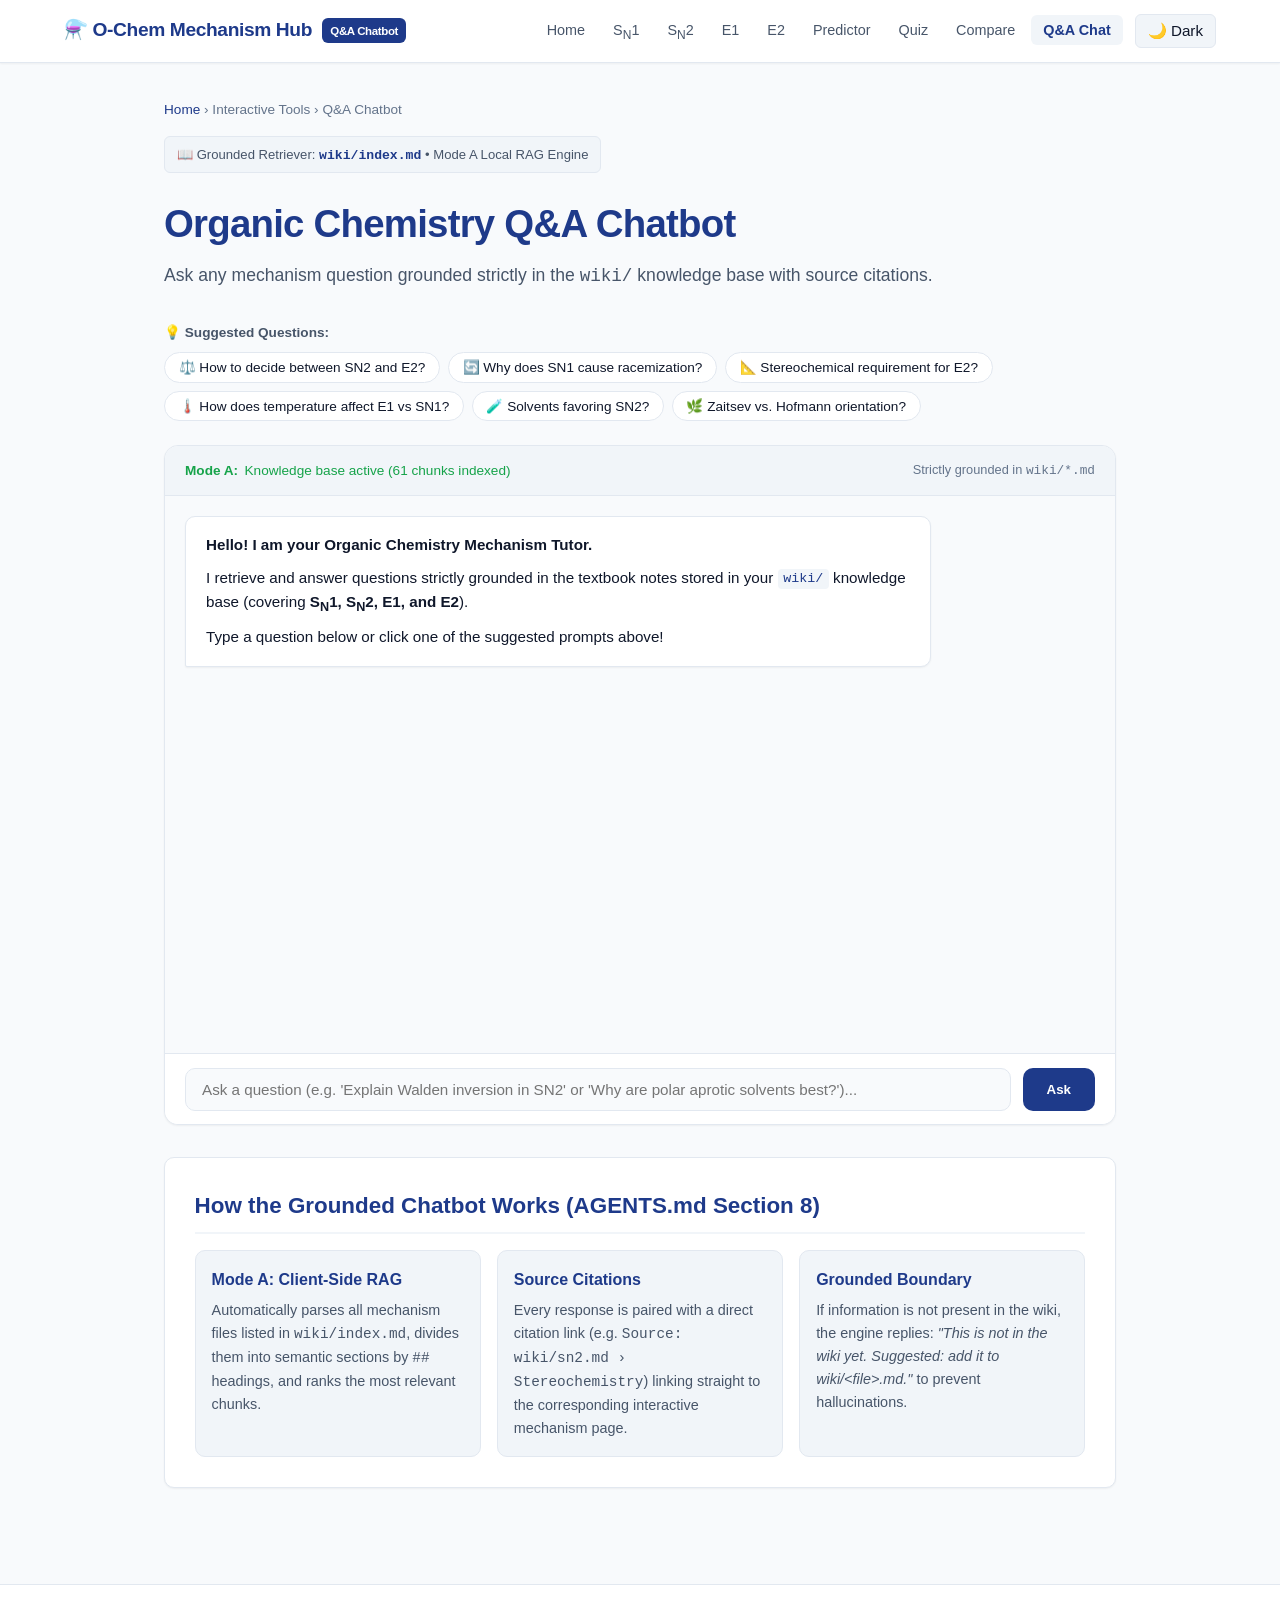
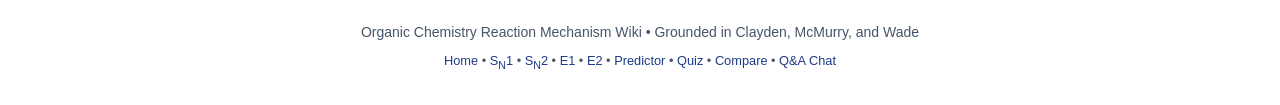
<file: pages/chat.html>
<!DOCTYPE html>
<html lang="en">
<head>
  <meta charset="UTF-8">
  <meta name="viewport" content="width=device-width, initial-scale=1.0">
  <title>Organic Chemistry Q&amp;A Chatbot — Grounded Wiki Guide</title>
  <link rel="stylesheet" href="../assets/style.css">
</head>
<body>

  <!-- Navigation Bar -->
  <header>
    <div class="nav-container">
      <a href="../index.html" class="brand">
        <span>⚗️ O-Chem Mechanism Hub</span>
        <span class="brand-badge">Q&amp;A Chatbot</span>
      </a>
      <div class="nav-right">
        <ul class="nav-links">
          <li><a href="../index.html">Home</a></li>
          <li><a href="sn1.html">S<sub>N</sub>1</a></li>
          <li><a href="sn2.html">S<sub>N</sub>2</a></li>
          <li><a href="e1.html">E1</a></li>
          <li><a href="e2.html">E2</a></li>
          <li><a href="predictor.html">Predictor</a></li>
          <li><a href="quiz.html">Quiz</a></li>
          <li><a href="compare.html">Compare</a></li>
          <li><a href="chat.html" class="active">Q&amp;A Chat</a></li>
        </ul>
        <button id="theme-toggle" class="theme-btn" onclick="toggleTheme()">🌙 Dark</button>
      </div>
    </div>
  </header>

  <main class="page-container">
    <div class="breadcrumb">
      <a href="../index.html">Home</a> &rsaquo; <span>Interactive Tools</span> &rsaquo; <span>Q&amp;A Chatbot</span>
    </div>

    <div class="header-box">
      <div class="source-cite">📖 Grounded Retriever: <code>wiki/index.md</code> &bull; Mode A Local RAG Engine</div>
      <h1>Organic Chemistry Q&amp;A Chatbot</h1>
      <p class="lead">Ask any mechanism question grounded strictly in the <code>wiki/</code> knowledge base with source citations.</p>
    </div>

    <!-- Quick Question Suggestions -->
    <div style="margin-bottom: 0.5rem; font-size: 0.85rem; font-weight: 600; color: var(--text-muted);">
      💡 Suggested Questions:
    </div>
    <div class="chat-suggestions">
      <button class="chat-pill" onclick="askSuggested('How do I decide between SN2 and E2?')">⚖️ How to decide between SN2 and E2?</button>
      <button class="chat-pill" onclick="askSuggested('Why does SN1 cause racemization?')">🔄 Why does SN1 cause racemization?</button>
      <button class="chat-pill" onclick="askSuggested('What is the stereochemical requirement for E2 elimination?')">📐 Stereochemical requirement for E2?</button>
      <button class="chat-pill" onclick="askSuggested('How does temperature affect E1 versus SN1?')">🌡️ How does temperature affect E1 vs SN1?</button>
      <button class="chat-pill" onclick="askSuggested('Which solvents favor SN2 and why?')">🧪 Solvents favoring SN2?</button>
      <button class="chat-pill" onclick="askSuggested('What is Zaitsev\'s rule versus Hofmann orientation?')">🌿 Zaitsev vs. Hofmann orientation?</button>
    </div>

    <!-- Chat Card -->
    <div class="chat-card">
      <div class="chat-header-bar">
        <div class="chat-status ready" id="chat-status">
          <strong>Mode A:</strong> Knowledge base active
        </div>
        <div style="font-size: 0.8rem; color: var(--text-subtle);">
          Strictly grounded in <code>wiki/*.md</code>
        </div>
      </div>

      <!-- Messages Stream -->
      <div class="chat-messages" id="chat-messages">
        <!-- Initial Bot Greeting -->
        <div class="chat-bubble chat-bot">
          <p style="margin-bottom: 0.5rem;">
            <strong>Hello! I am your Organic Chemistry Mechanism Tutor.</strong>
          </p>
          <p style="margin-bottom: 0.5rem;">
            I retrieve and answer questions strictly grounded in the textbook notes stored in your 
            <code>wiki/</code> knowledge base (covering <strong>S<sub>N</sub>1, S<sub>N</sub>2, E1, and E2</strong>).
          </p>
          <p style="margin-bottom: 0;">
            Type a question below or click one of the suggested prompts above!
          </p>
        </div>
      </div>

      <!-- Input Form -->
      <form id="chat-form" class="chat-input-bar">
        <input 
          type="text" 
          id="chat-input" 
          class="chat-input" 
          placeholder="Ask a question (e.g. 'Explain Walden inversion in SN2' or 'Why are polar aprotic solvents best?')..." 
          autocomplete="off"
          required
        >
        <button type="submit" class="chat-send-btn">Ask</button>
      </form>
    </div>

    <!-- Explanatory Card -->
    <section class="card">
      <h2>How the Grounded Chatbot Works (AGENTS.md Section 8)</h2>
      <div style="display: grid; grid-template-columns: repeat(auto-fit, minmax(280px, 1fr)); gap: 1rem; margin-top: 1rem;">
        <div style="background: var(--surface-alt); padding: 1rem; border-radius: var(--radius-md); border: 1px solid var(--border);">
          <h4 style="color: var(--primary); margin-bottom: 0.4rem;">Mode A: Client-Side RAG</h4>
          <p style="font-size: 0.9rem; color: var(--text-muted); margin: 0;">
            Automatically parses all mechanism files listed in <code>wiki/index.md</code>, divides them into semantic sections by <code>##</code> headings, and ranks the most relevant chunks.
          </p>
        </div>
        <div style="background: var(--surface-alt); padding: 1rem; border-radius: var(--radius-md); border: 1px solid var(--border);">
          <h4 style="color: var(--primary); margin-bottom: 0.4rem;">Source Citations</h4>
          <p style="font-size: 0.9rem; color: var(--text-muted); margin: 0;">
            Every response is paired with a direct citation link (e.g. <code>Source: wiki/sn2.md › Stereochemistry</code>) linking straight to the corresponding interactive mechanism page.
          </p>
        </div>
        <div style="background: var(--surface-alt); padding: 1rem; border-radius: var(--radius-md); border: 1px solid var(--border);">
          <h4 style="color: var(--primary); margin-bottom: 0.4rem;">Grounded Boundary</h4>
          <p style="font-size: 0.9rem; color: var(--text-muted); margin: 0;">
            If information is not present in the wiki, the engine replies: <em>"This is not in the wiki yet. Suggested: add it to wiki/&lt;file&gt;.md."</em> to prevent hallucinations.
          </p>
        </div>
      </div>
    </section>

  </main>

  <footer>
    <div class="footer-content">
      <p>Organic Chemistry Reaction Mechanism Wiki &bull; Grounded in Clayden, McMurry, and Wade</p>
      <p style="margin-top: 0.5rem; font-size: 0.8rem;">
        <a href="../index.html">Home</a> &bull;
        <a href="sn1.html">S<sub>N</sub>1</a> &bull;
        <a href="sn2.html">S<sub>N</sub>2</a> &bull;
        <a href="e1.html">E1</a> &bull;
        <a href="e2.html">E2</a> &bull;
        <a href="predictor.html">Predictor</a> &bull;
        <a href="quiz.html">Quiz</a> &bull;
        <a href="compare.html">Compare</a> &bull;
        <a href="chat.html">Q&amp;A Chat</a>
      </p>
    </div>
  </footer>

  <script src="../assets/config.js"></script>
  <script src="../assets/app.js"></script>
  <script src="../assets/chat.js"></script>
  <script>
    document.addEventListener('DOMContentLoaded', () => {
      initTheme();
    });
  </script>
</body>
</html>
</file>
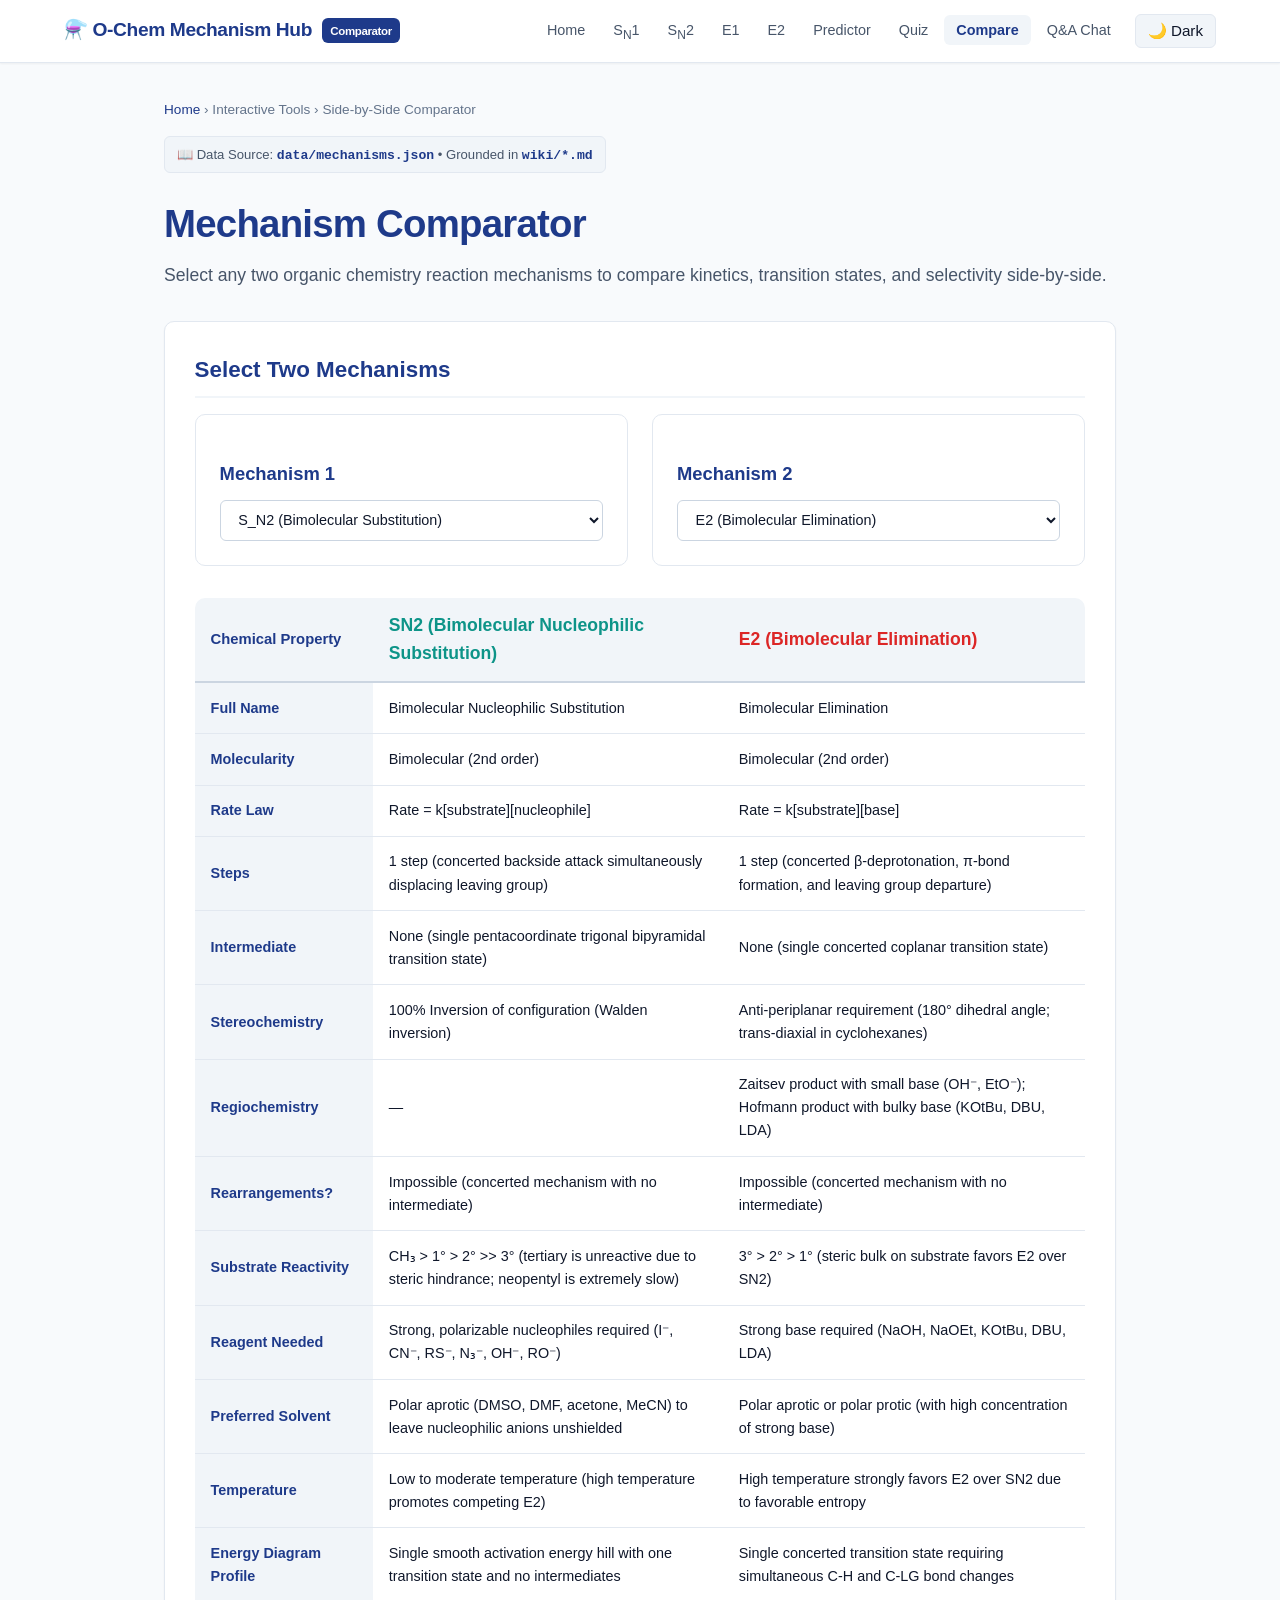
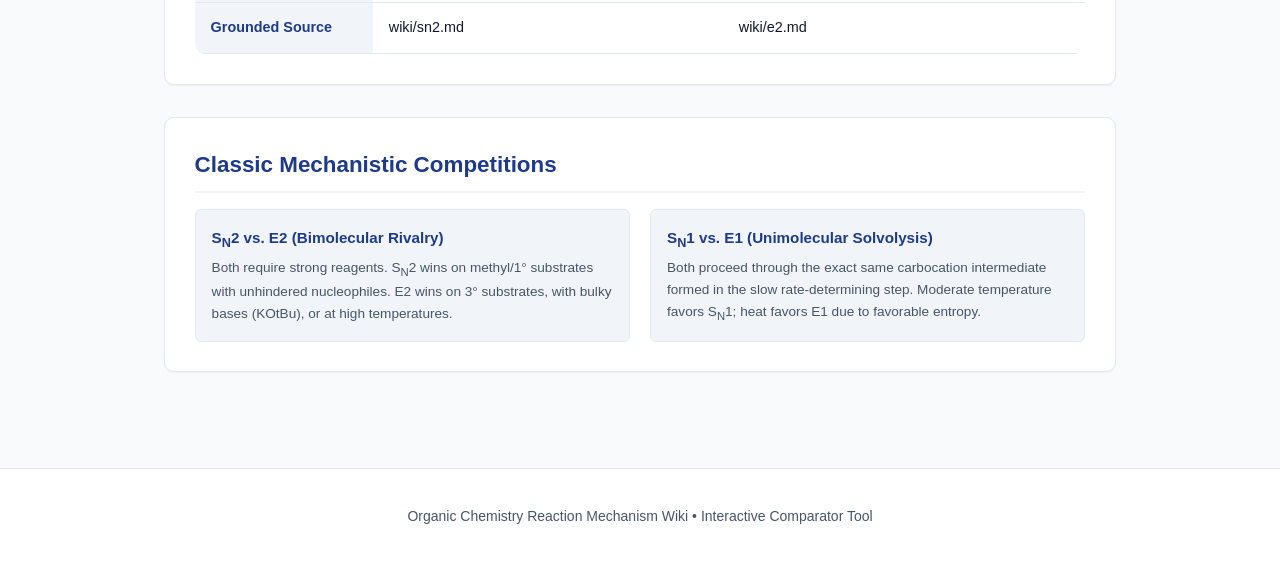
<file: pages/compare.html>
<!DOCTYPE html>
<html lang="en">
<head>
  <meta charset="UTF-8">
  <meta name="viewport" content="width=device-width, initial-scale=1.0">
  <title>Mechanism Comparator — Side-by-Side Analysis</title>
  <link rel="stylesheet" href="../assets/style.css">
</head>
<body>

  <!-- Navigation Bar -->
  <header>
    <div class="nav-container">
      <a href="../index.html" class="brand">
        <span>⚗️ O-Chem Mechanism Hub</span>
        <span class="brand-badge">Comparator</span>
      </a>
      <div class="nav-right">
        <ul class="nav-links">
          <li><a href="../index.html">Home</a></li>
          <li><a href="sn1.html">S<sub>N</sub>1</a></li>
          <li><a href="sn2.html">S<sub>N</sub>2</a></li>
          <li><a href="e1.html">E1</a></li>
          <li><a href="e2.html">E2</a></li>
          <li><a href="predictor.html">Predictor</a></li>
          <li><a href="quiz.html">Quiz</a></li>
          <li><a href="compare.html" class="active">Compare</a></li>
          <li><a href="chat.html">Q&amp;A Chat</a></li>
        </ul>
        <button id="theme-toggle" class="theme-btn" onclick="toggleTheme()">🌙 Dark</button>
      </div>
    </div>
  </header>

  <main class="page-container">
    <div class="breadcrumb">
      <a href="../index.html">Home</a> &rsaquo; <span>Interactive Tools</span> &rsaquo; <span>Side-by-Side Comparator</span>
    </div>

    <div class="header-box">
      <div class="source-cite">📖 Data Source: <code>data/mechanisms.json</code> &bull; Grounded in <code>wiki/*.md</code></div>
      <h1>Mechanism Comparator</h1>
      <p class="lead">Select any two organic chemistry reaction mechanisms to compare kinetics, transition states, and selectivity side-by-side.</p>
    </div>

    <!-- Comparison Selectors -->
    <section class="card">
      <h2>Select Two Mechanisms</h2>
      <div class="compare-selector">
        <div class="compare-col">
          <h3>Mechanism 1</h3>
          <div class="form-group">
            <select id="mech-1-select" onchange="renderComparison()">
              <option value="sn1">S_N1 (Unimolecular Substitution)</option>
              <option value="sn2" selected>S_N2 (Bimolecular Substitution)</option>
              <option value="e1">E1 (Unimolecular Elimination)</option>
              <option value="e2">E2 (Bimolecular Elimination)</option>
            </select>
          </div>
        </div>

        <div class="compare-col">
          <h3>Mechanism 2</h3>
          <div class="form-group">
            <select id="mech-2-select" onchange="renderComparison()">
              <option value="sn1">S_N1 (Unimolecular Substitution)</option>
              <option value="sn2">S_N2 (Bimolecular Substitution)</option>
              <option value="e1">E1 (Unimolecular Elimination)</option>
              <option value="e2" selected>E2 (Bimolecular Elimination)</option>
            </select>
          </div>
        </div>
      </div>

      <!-- Comparison Output Container -->
      <div id="comparison-output" class="table-section" style="padding: 0; box-shadow: none; border: none; margin-bottom: 0;">
        <div style="padding: 2rem; text-align: center; color: var(--text-muted);">
          Loading mechanism comparison data...
        </div>
      </div>
    </section>

    <!-- Key Insights Section -->
    <section class="card">
      <h2>Classic Mechanistic Competitions</h2>
      <div class="grid-2">
        <div class="factor-pill">
          <h4>S<sub>N</sub>2 vs. E2 (Bimolecular Rivalry)</h4>
          <p>Both require strong reagents. S<sub>N</sub>2 wins on methyl/1° substrates with unhindered nucleophiles. E2 wins on 3° substrates, with bulky bases (KOtBu), or at high temperatures.</p>
        </div>
        <div class="factor-pill">
          <h4>S<sub>N</sub>1 vs. E1 (Unimolecular Solvolysis)</h4>
          <p>Both proceed through the exact same carbocation intermediate formed in the slow rate-determining step. Moderate temperature favors S<sub>N</sub>1; heat favors E1 due to favorable entropy.</p>
        </div>
      </div>
    </section>
  </main>

  <footer>
    <p>Organic Chemistry Reaction Mechanism Wiki &bull; Interactive Comparator Tool</p>
  </footer>

  <script src="../assets/app.js"></script>
  <script>
    document.addEventListener('DOMContentLoaded', () => {
      renderComparison();
    });
  </script>
</body>
</html>
</file>
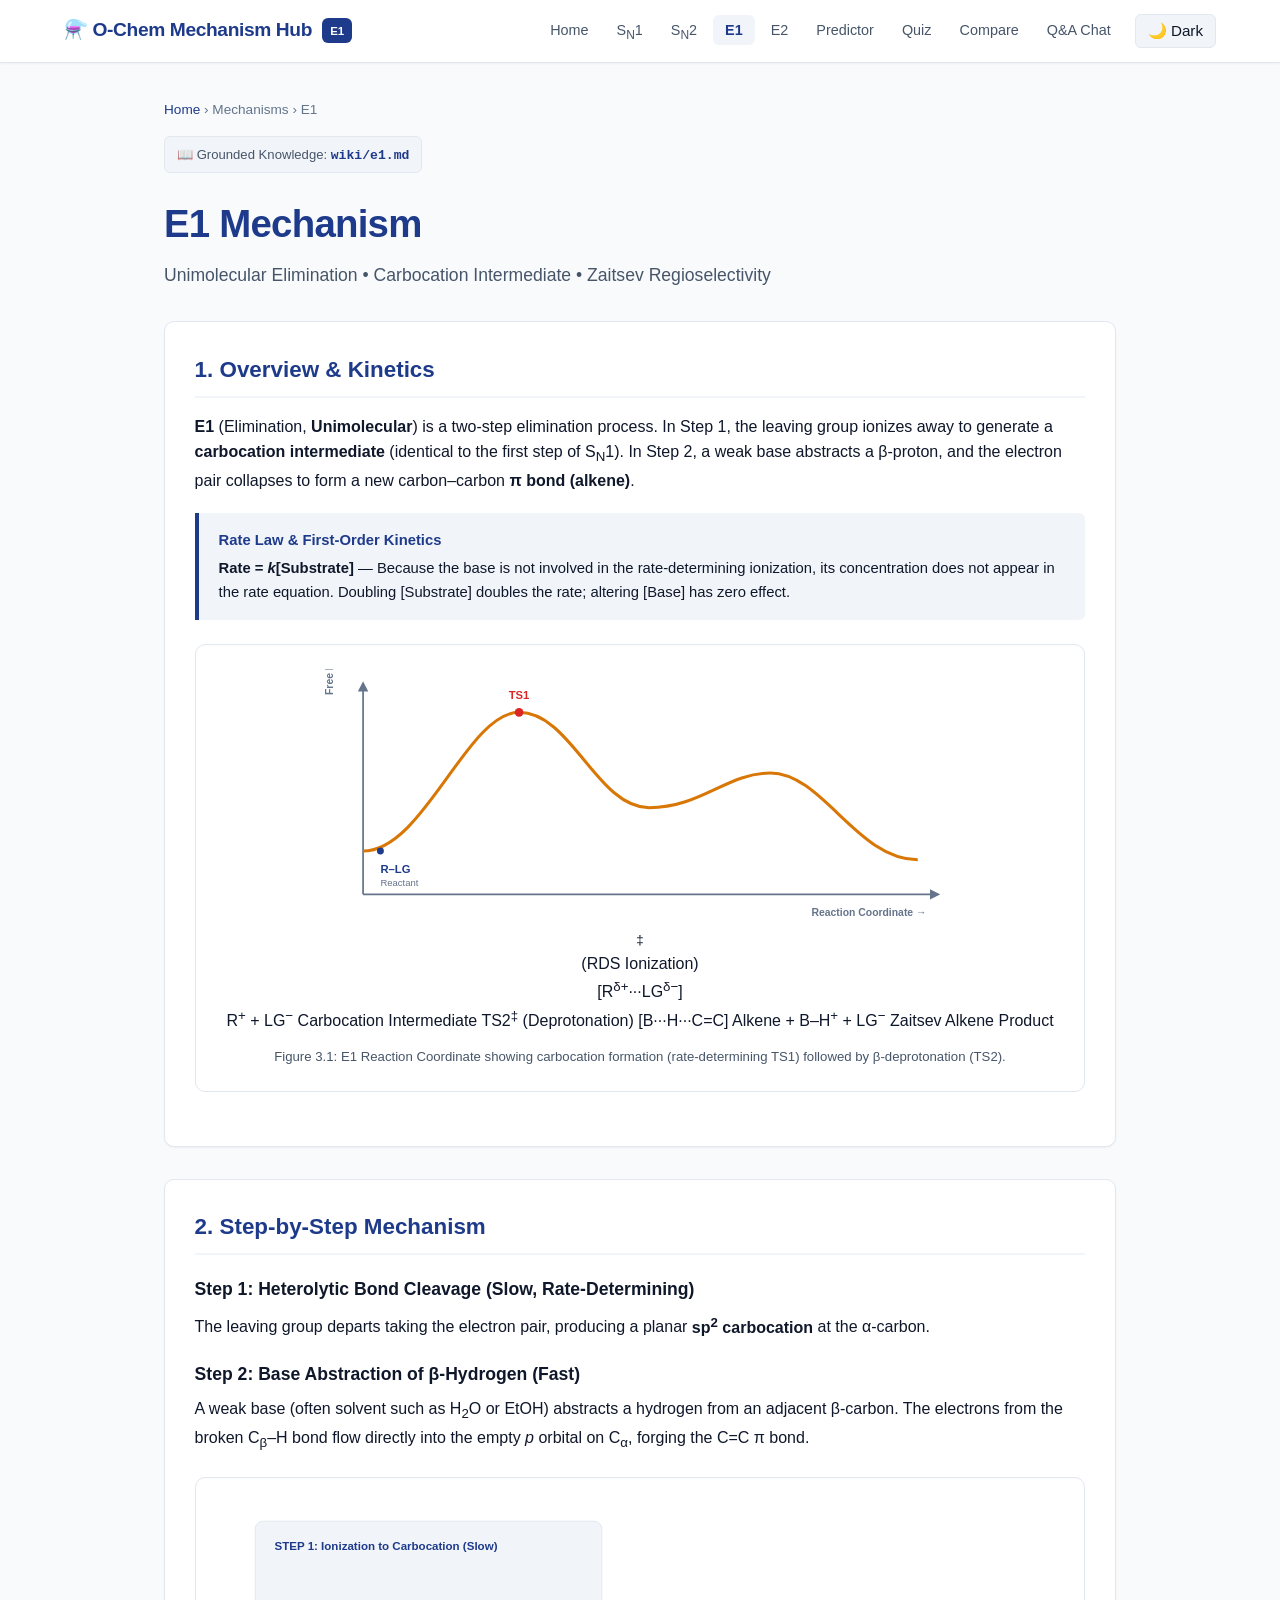
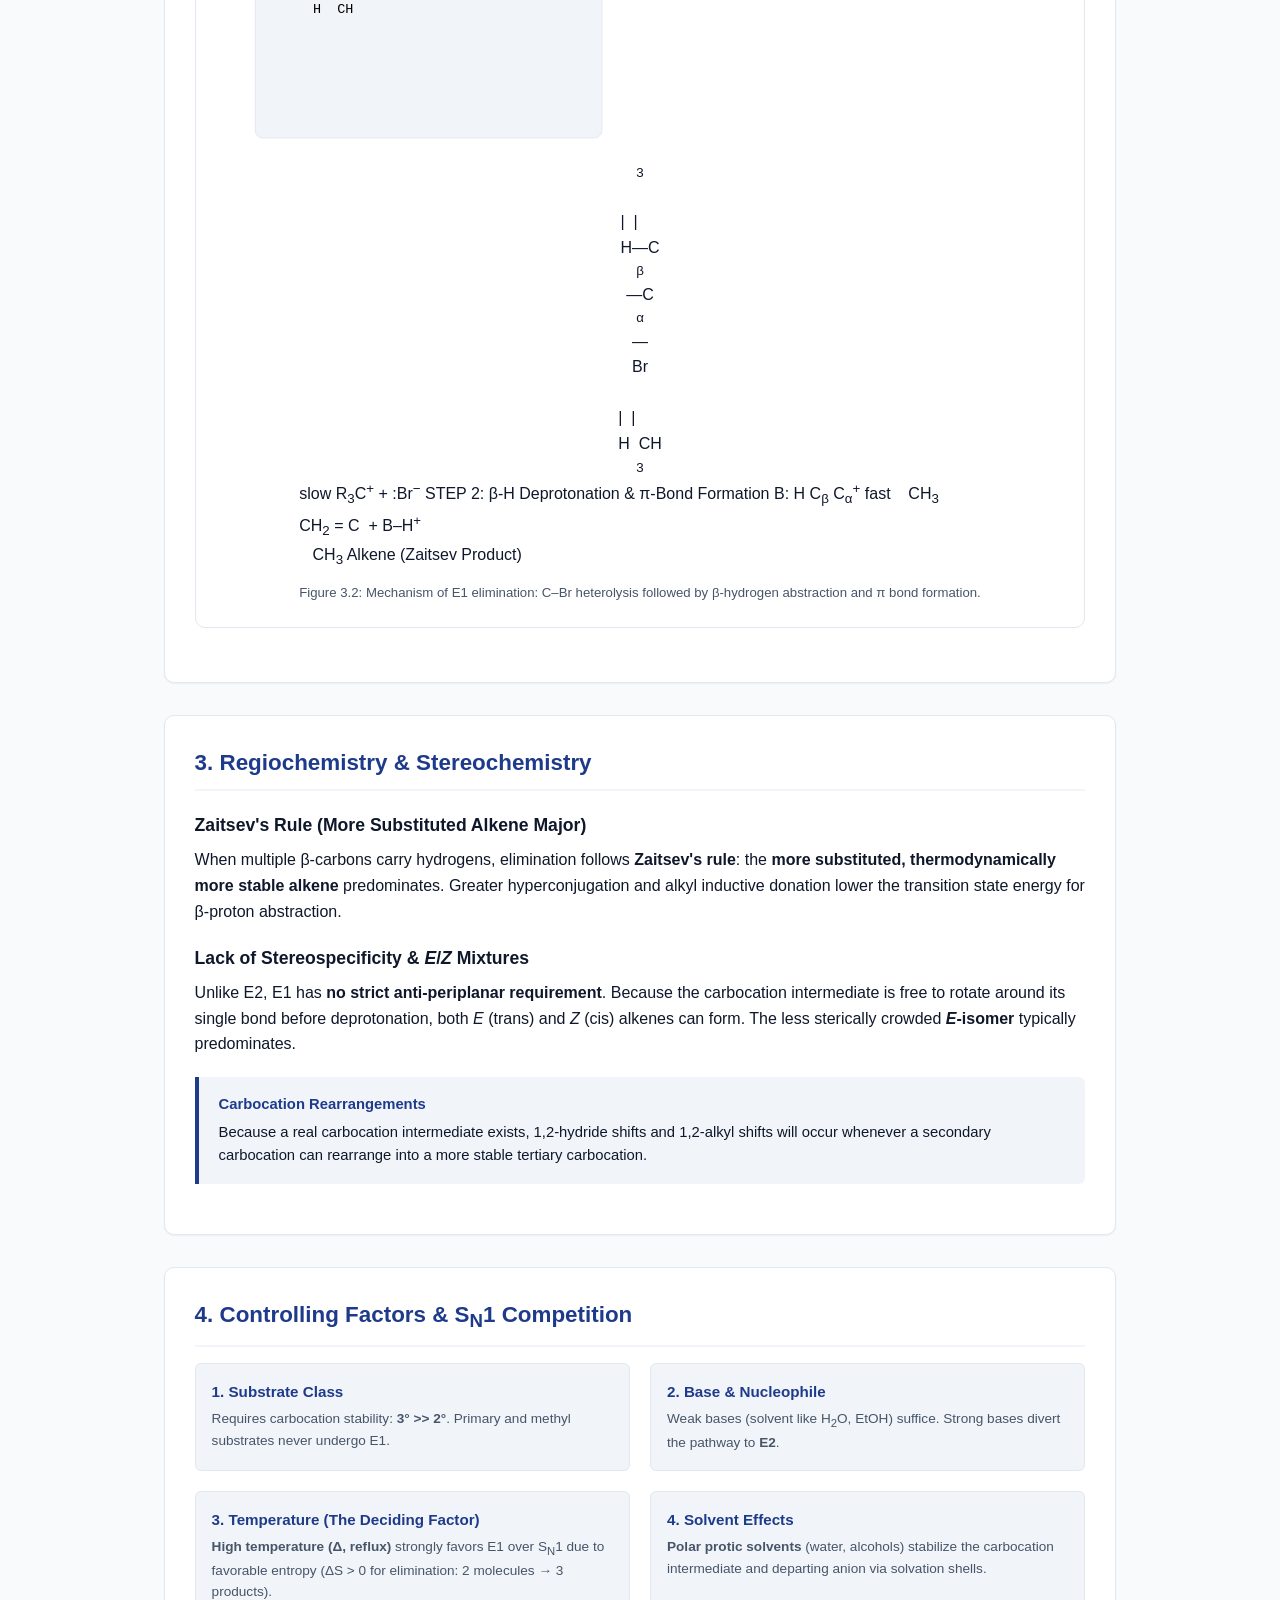
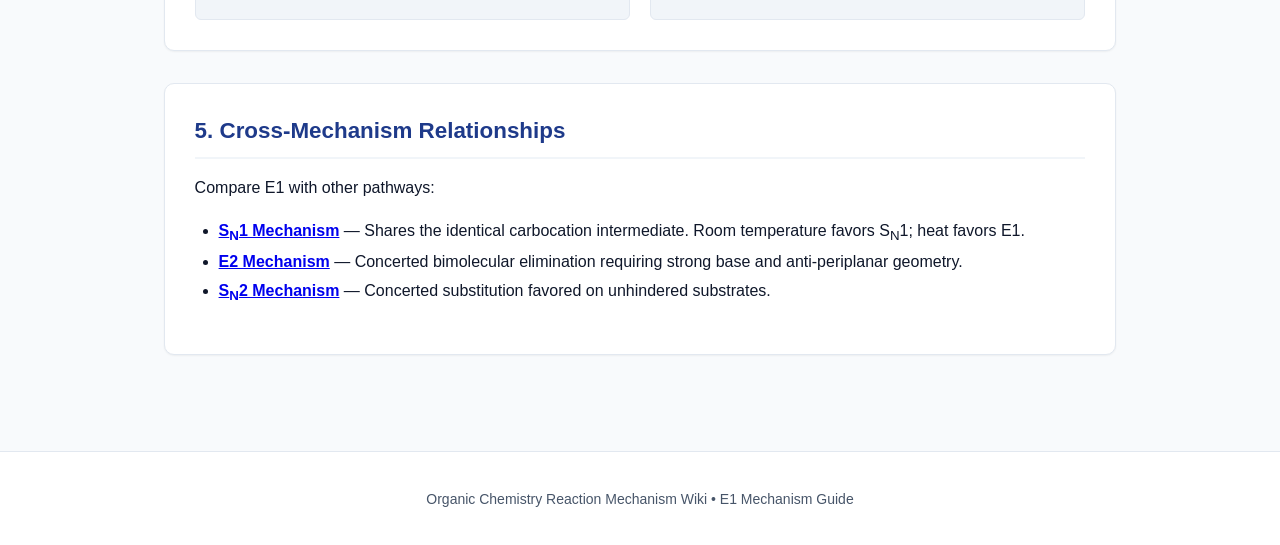
<file: pages/e1.html>
<!DOCTYPE html>
<html lang="en">
<head>
  <meta charset="UTF-8">
  <meta name="viewport" content="width=device-width, initial-scale=1.0">
  <title>E1 Mechanism — Unimolecular Elimination</title>
  <link rel="stylesheet" href="../assets/style.css">
</head>
<body>

  <!-- Top Navigation -->
  <header>
    <div class="nav-container">
      <a href="../index.html" class="brand">
        <span>⚗️ O-Chem Mechanism Hub</span>
        <span class="brand-badge">E1</span>
      </a>
      <div class="nav-right">
        <ul class="nav-links">
          <li><a href="../index.html">Home</a></li>
          <li><a href="sn1.html">S<sub>N</sub>1</a></li>
          <li><a href="sn2.html">S<sub>N</sub>2</a></li>
          <li><a href="e1.html" class="active">E1</a></li>
          <li><a href="e2.html">E2</a></li>
          <li><a href="predictor.html">Predictor</a></li>
          <li><a href="quiz.html">Quiz</a></li>
          <li><a href="compare.html">Compare</a></li>
          <li><a href="chat.html">Q&amp;A Chat</a></li>
        </ul>
        <button id="theme-toggle" class="theme-btn" onclick="toggleTheme()">🌙 Dark</button>
      </div>
    </div>
  </header>

  <main class="page-container">
    <div class="breadcrumb">
      <a href="../index.html">Home</a> &rsaquo; <span>Mechanisms</span> &rsaquo; <span>E1</span>
    </div>

    <div class="header-box">
      <div class="source-cite">📖 Grounded Knowledge: <code>wiki/e1.md</code></div>
      <h1>E1 Mechanism</h1>
      <p class="lead">Unimolecular Elimination &bull; Carbocation Intermediate &bull; Zaitsev Regioselectivity</p>
    </div>

    <!-- Overview & Kinetics -->
    <section class="card">
      <h2>1. Overview &amp; Kinetics</h2>
      <p>
        <strong>E1</strong> (Elimination, <strong>Unimolecular</strong>) is a two-step elimination process. In Step 1, the leaving group ionizes away to generate a <strong>carbocation intermediate</strong> (identical to the first step of S<sub>N</sub>1). In Step 2, a weak base abstracts a β-proton, and the electron pair collapses to form a new carbon–carbon <strong>π bond (alkene)</strong>.
      </p>

      <div class="callout">
        <div class="callout-title">Rate Law &amp; First-Order Kinetics</div>
        <p><strong>Rate = <em>k</em>[Substrate]</strong> &mdash; Because the base is not involved in the rate-determining ionization, its concentration does not appear in the rate equation. Doubling [Substrate] doubles the rate; altering [Base] has zero effect.</p>
      </div>

      <!-- E1 Reaction Coordinate SVG -->
      <div class="svg-container">
        <svg viewBox="0 0 760 300" width="100%" height="260" xmlns="http://www.w3.org/2000/svg">
          <defs>
            <marker id="arrow" viewBox="0 0 10 10" refX="5" refY="5" markerWidth="6" markerHeight="6" orient="auto-start-reverse">
              <path d="M 0 0 L 10 5 L 0 10 z" fill="#64748B" />
            </marker>
          </defs>
          <line x1="60" y1="260" x2="720" y2="260" stroke="#64748B" stroke-width="2" marker-end="url(#arrow)" />
          <line x1="60" y1="260" x2="60" y2="20" stroke="#64748B" stroke-width="2" marker-end="url(#arrow)" />
          
          <text x="710" y="285" font-size="12" fill="#64748B" text-anchor="end" font-weight="600">Reaction Coordinate →</text>
          <text x="25" y="30" font-size="12" fill="#64748B" transform="rotate(-90 25,30)" font-weight="600">Free Energy (ΔG) →</text>

          <!-- 2-peak curve -->
          <path d="M 60 210 C 130 210, 180 50, 240 50 C 300 50, 330 160, 390 160 C 450 160, 480 120, 530 120 C 590 120, 630 220, 700 220" 
                fill="none" stroke="#D97706" stroke-width="3.5" />

          <!-- Reactants -->
          <circle cx="80" cy="210" r="4" fill="#1E3A8A" />
          <text x="80" y="235" font-size="13" font-weight="700" fill="#1E3A8A">R–LG</text>
          <text x="80" y="250" font-size="11" fill="#64748B">Reactant</text>

          <!-- TS1 -->
          <circle cx="240" cy="50" r="5" fill="#DC2626" />
          <text x="240" y="35" font-size="13" font-weight="700" fill="#DC2626" text-anchor="middle">TS1<sup>‡</sup> (RDS Ionization)</text>
          <text x="240" y="70" font-size="11" fill="#64748B" text-anchor="middle">[R<sup>δ+</sup>···LG<sup>δ−</sup>]</text>

          <!-- Carbocation Intermediate -->
          <circle cx="390" cy="160" r="5" fill="#0D9488" />
          <text x="390" y="185" font-size="13" font-weight="700" fill="#0D9488" text-anchor="middle">R<sup>+</sup> + LG<sup>−</sup></text>
          <text x="390" y="200" font-size="11" fill="#0F766E" text-anchor="middle">Carbocation Intermediate</text>

          <!-- TS2 -->
          <circle cx="530" cy="120" r="5" fill="#F59E0B" />
          <text x="530" y="105" font-size="13" font-weight="700" fill="#B45309" text-anchor="middle">TS2<sup>‡</sup> (Deprotonation)</text>
          <text x="530" y="140" font-size="11" fill="#64748B" text-anchor="middle">[B···H···C=C]</text>

          <!-- Alkene Product -->
          <circle cx="680" cy="220" r="4" fill="#1E3A8A" />
          <text x="680" y="240" font-size="13" font-weight="700" fill="#1E3A8A">Alkene + B–H<sup>+</sup> + LG<sup>−</sup></text>
          <text x="680" y="255" font-size="11" fill="#64748B">Zaitsev Alkene Product</text>
        </svg>
        <div class="svg-caption">Figure 3.1: E1 Reaction Coordinate showing carbocation formation (rate-determining TS1) followed by β-deprotonation (TS2).</div>
      </div>
    </section>

    <!-- Step-by-Step Mechanism with Curved Arrows SVG -->
    <section class="card">
      <h2>2. Step-by-Step Mechanism</h2>

      <h3>Step 1: Heterolytic Bond Cleavage (Slow, Rate-Determining)</h3>
      <p>
        The leaving group departs taking the electron pair, producing a planar <strong>sp<sup>2</sup> carbocation</strong> at the α-carbon.
      </p>

      <h3>Step 2: Base Abstraction of β-Hydrogen (Fast)</h3>
      <p>
        A weak base (often solvent such as H<sub>2</sub>O or EtOH) abstracts a hydrogen from an adjacent β-carbon. The electrons from the broken C<sub>β</sub>–H bond flow directly into the empty <em>p</em> orbital on C<sub>α</sub>, forging the C=C π bond.
      </p>

      <!-- SVG Curved Arrow Mechanism -->
      <div class="svg-container">
        <svg viewBox="0 0 820 270" width="100%" height="260" xmlns="http://www.w3.org/2000/svg">
          <defs>
            <marker id="curv-red" viewBox="0 0 10 10" refX="5" refY="5" markerWidth="6" markerHeight="6" orient="auto-start-reverse">
              <path d="M 0 0 L 10 5 L 0 10 z" fill="#DC2626" />
            </marker>
            <marker id="curv-orange" viewBox="0 0 10 10" refX="5" refY="5" markerWidth="6" markerHeight="6" orient="auto-start-reverse">
              <path d="M 0 0 L 10 5 L 0 10 z" fill="#D97706" />
            </marker>
          </defs>

          <!-- Step 1 Box -->
          <g transform="translate(10, 20)">
            <rect width="360" height="225" rx="8" fill="var(--surface-alt)" stroke="var(--border)" />
            <text x="20" y="30" font-size="12" font-weight="700" fill="var(--primary)">STEP 1: Ionization to Carbocation (Slow)</text>

            <text x="60" y="95" font-size="14" font-family="monospace">
              H &nbsp;CH<sub>3</sub><br>
              | &nbsp;|<br>
              H&mdash;C<sub>β</sub>&mdash;C<sub>α</sub>&mdash;<tspan font-weight="700" fill="#DC2626">Br</tspan><br>
              | &nbsp;|<br>
              H &nbsp;CH<sub>3</sub>
            </text>

            <!-- Curved arrow from C-Br to Br -->
            <path d="M 160 130 Q 180 105 190 120" fill="none" stroke="#DC2626" stroke-width="2.5" marker-end="url(#curv-red)" />

            <line x1="220" y1="140" x2="260" y2="140" stroke="var(--primary)" stroke-width="2" marker-end="url(#arrow)" />
            <text x="240" y="130" font-size="10" fill="var(--primary)" font-weight="600" text-anchor="middle">slow</text>

            <text x="270" y="125" font-size="14" font-family="monospace" fill="#0D9488" font-weight="700">R<sub>3</sub>C<sup>+</sup></text>
            <text x="270" y="150" font-size="13" font-family="monospace" fill="#DC2626">+ :Br<sup>−</sup></text>
          </g>

          <!-- Step 2 Box -->
          <g transform="translate(390, 20)">
            <rect width="415" height="225" rx="8" fill="var(--surface-alt)" stroke="var(--border)" />
            <text x="20" y="30" font-size="12" font-weight="700" fill="var(--primary)">STEP 2: β-H Deprotonation &amp; π-Bond Formation</text>

            <!-- Weak Base -->
            <text x="30" y="70" font-size="14" font-weight="700" fill="#D97706">B:</text>
            <!-- Curved arrow from Base to H -->
            <path d="M 50 65 Q 75 75 85 95" fill="none" stroke="#D97706" stroke-width="2" marker-end="url(#curv-orange)" />

            <!-- Substrate intermediate -->
            <text x="90" y="115" font-size="16" font-family="monospace" font-weight="700" fill="var(--text)">H</text>
            <line x1="97" y1="120" x2="97" y2="140" stroke="var(--text)" stroke-width="2" />
            
            <text x="85" y="155" font-size="15" font-family="monospace" fill="var(--text)">C<sub>β</sub></text>
            <line x1="105" y1="150" x2="145" y2="150" stroke="var(--text)" stroke-width="2" />
            
            <text x="150" y="155" font-size="15" font-family="monospace" font-weight="700" fill="#0D9488">C<sub>α</sub><sup>+</sup></text>

            <!-- Curved arrow from C-H bond to C-C bond -->
            <path d="M 97 130 Q 120 135 125 145" fill="none" stroke="#D97706" stroke-width="2.5" marker-end="url(#curv-orange)" />

            <line x1="195" y1="150" x2="235" y2="150" stroke="var(--primary)" stroke-width="2" marker-end="url(#arrow)" />
            <text x="215" y="140" font-size="10" fill="var(--primary)" font-weight="600" text-anchor="middle">fast</text>

            <!-- Alkene Product -->
            <text x="250" y="135" font-size="16" font-family="monospace" font-weight="700" fill="#166534">
              &nbsp; &nbsp;CH<sub>3</sub><br>
              CH<sub>2</sub> = C &nbsp;+ B–H<sup>+</sup><br>
              &nbsp; &nbsp;CH<sub>3</sub>
            </text>
            <text x="310" y="195" font-size="11" font-weight="600" fill="#166534" text-anchor="middle">Alkene (Zaitsev Product)</text>
          </g>
        </svg>
        <div class="svg-caption">Figure 3.2: Mechanism of E1 elimination: C–Br heterolysis followed by β-hydrogen abstraction and π bond formation.</div>
      </div>
    </section>

    <!-- Regiochemistry & Stereochemistry -->
    <section class="card">
      <h2>3. Regiochemistry &amp; Stereochemistry</h2>
      
      <h3>Zaitsev's Rule (More Substituted Alkene Major)</h3>
      <p>
        When multiple β-carbons carry hydrogens, elimination follows <strong>Zaitsev's rule</strong>: the 
        <strong>more substituted, thermodynamically more stable alkene</strong> predominates. Greater hyperconjugation 
        and alkyl inductive donation lower the transition state energy for β-proton abstraction.
      </p>

      <h3>Lack of Stereospecificity &amp; <em>E</em>/<em>Z</em> Mixtures</h3>
      <p>
        Unlike E2, E1 has <strong>no strict anti-periplanar requirement</strong>. Because the carbocation intermediate is free to rotate around its single bond before deprotonation, both <em>E</em> (trans) and <em>Z</em> (cis) alkenes can form. The less sterically crowded <strong><em>E</em>-isomer</strong> typically predominates.
      </p>

      <div class="callout">
        <div class="callout-title">Carbocation Rearrangements</div>
        <p>
          Because a real carbocation intermediate exists, 1,2-hydride shifts and 1,2-alkyl shifts will occur whenever a secondary carbocation can rearrange into a more stable tertiary carbocation.
        </p>
      </div>
    </section>

    <!-- Controlling Factors & Competition with SN1 -->
    <section class="card">
      <h2>4. Controlling Factors &amp; S<sub>N</sub>1 Competition</h2>
      <div class="grid-2">
        <div class="factor-pill">
          <h4>1. Substrate Class</h4>
          <p>Requires carbocation stability: <strong>3° &gt;&gt; 2°</strong>. Primary and methyl substrates never undergo E1.</p>
        </div>
        <div class="factor-pill">
          <h4>2. Base &amp; Nucleophile</h4>
          <p>Weak bases (solvent like H<sub>2</sub>O, EtOH) suffice. Strong bases divert the pathway to <strong>E2</strong>.</p>
        </div>
        <div class="factor-pill">
          <h4>3. Temperature (The Deciding Factor)</h4>
          <p><strong>High temperature (&Delta;, reflux)</strong> strongly favors E1 over S<sub>N</sub>1 due to favorable entropy (&Delta;S &gt; 0 for elimination: 2 molecules &rarr; 3 products).</p>
        </div>
        <div class="factor-pill">
          <h4>4. Solvent Effects</h4>
          <p><strong>Polar protic solvents</strong> (water, alcohols) stabilize the carbocation intermediate and departing anion via solvation shells.</p>
        </div>
      </div>
    </section>

    <!-- Related Mechanisms Navigation -->
    <section class="card">
      <h2>5. Cross-Mechanism Relationships</h2>
      <p>Compare E1 with other pathways:</p>
      <ul style="margin: 1rem 1.5rem; line-height: 1.8;">
        <li><a href="sn1.html"><strong>S<sub>N</sub>1 Mechanism</strong></a> &mdash; Shares the identical carbocation intermediate. Room temperature favors S<sub>N</sub>1; heat favors E1.</li>
        <li><a href="e2.html"><strong>E2 Mechanism</strong></a> &mdash; Concerted bimolecular elimination requiring strong base and anti-periplanar geometry.</li>
        <li><a href="sn2.html"><strong>S<sub>N</sub>2 Mechanism</strong></a> &mdash; Concerted substitution favored on unhindered substrates.</li>
      </ul>
    </section>
  </main>

  <footer>
    <p>Organic Chemistry Reaction Mechanism Wiki &bull; E1 Mechanism Guide</p>
  </footer>

  <script src="../assets/app.js"></script>
</body>
</html>
</file>
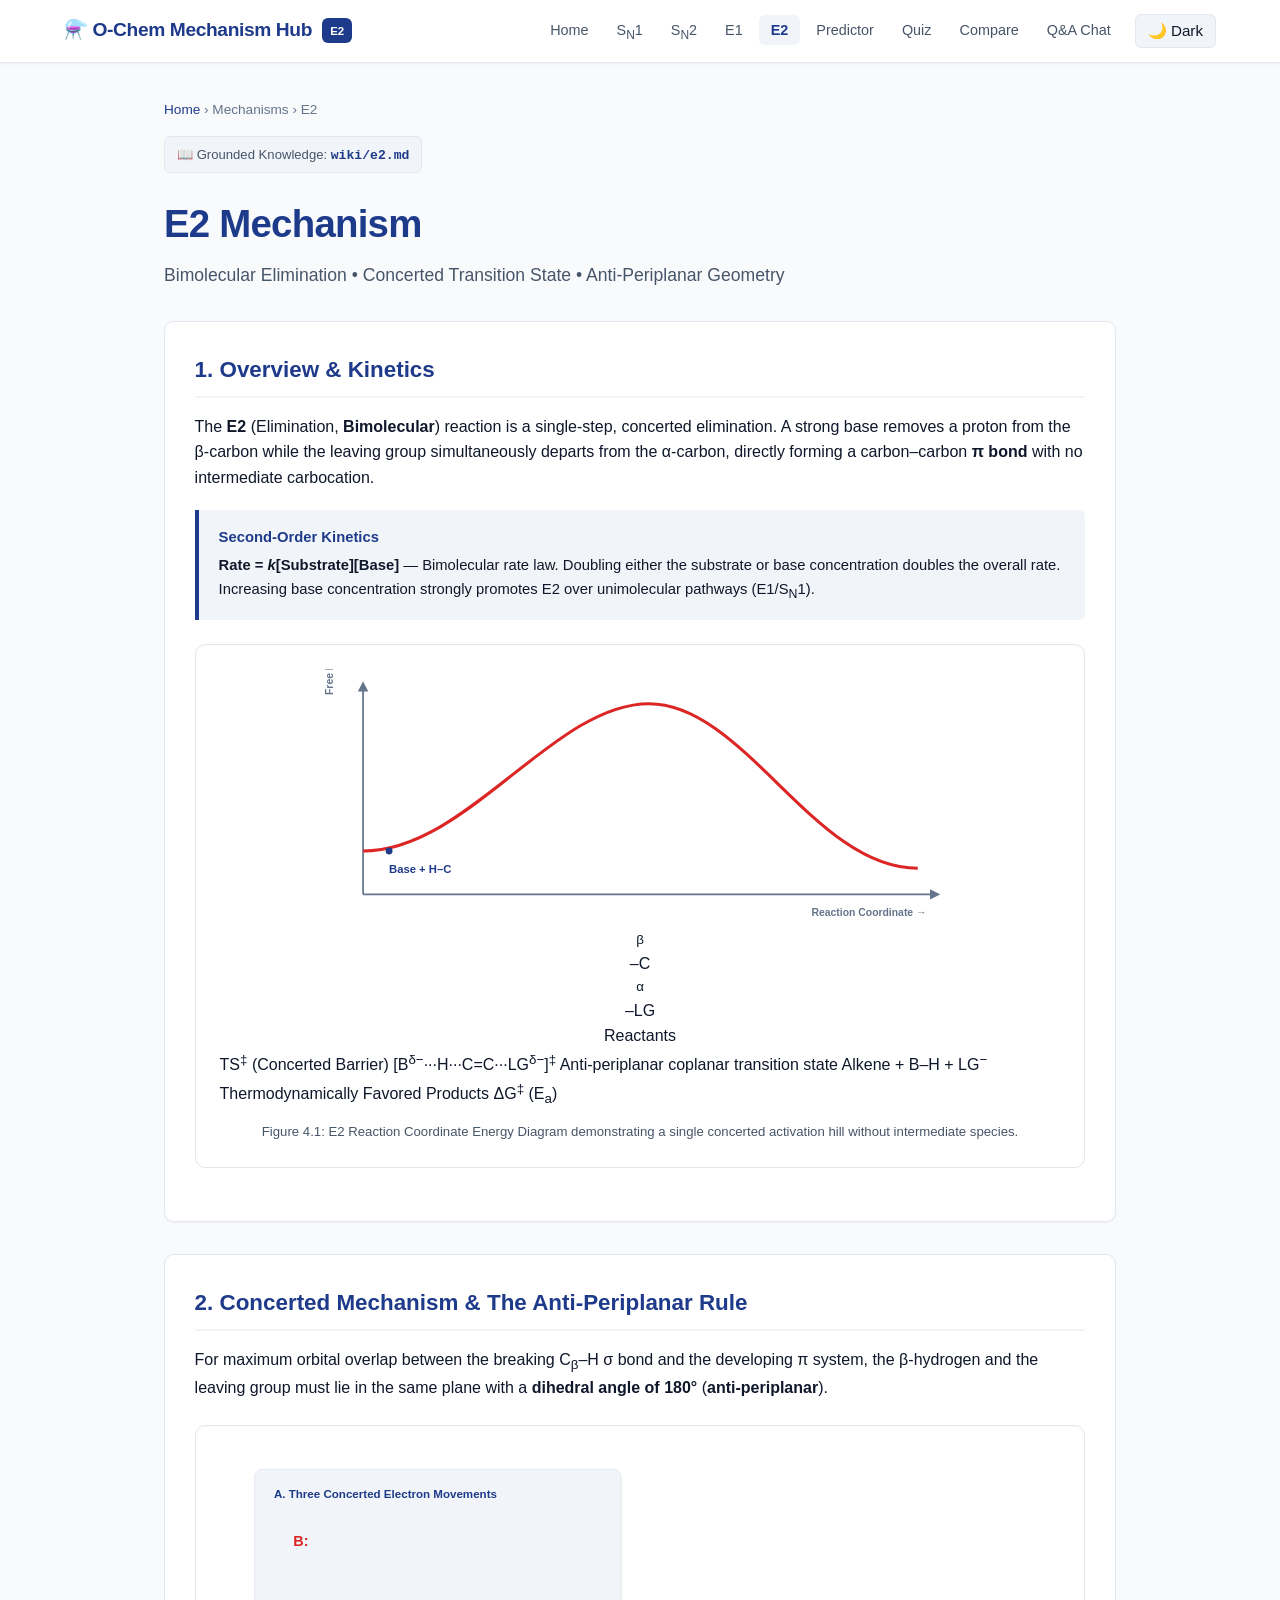
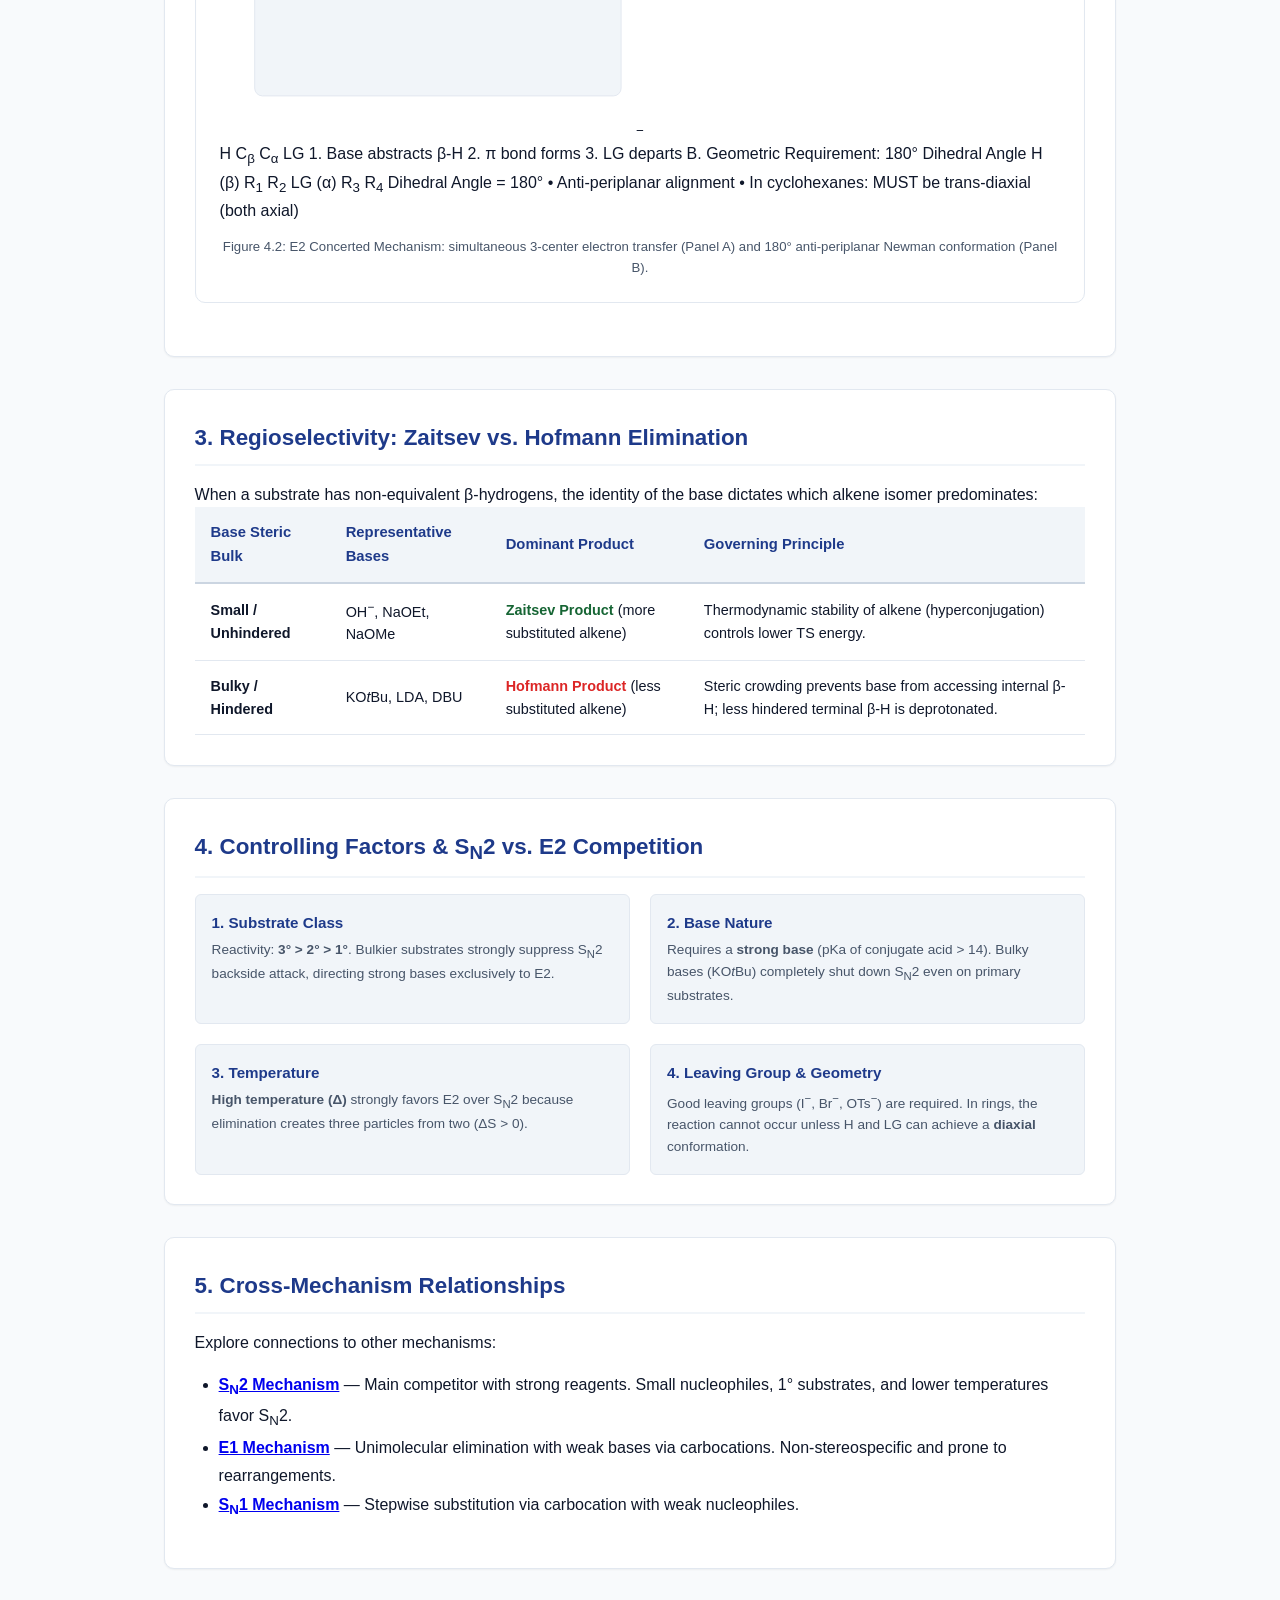
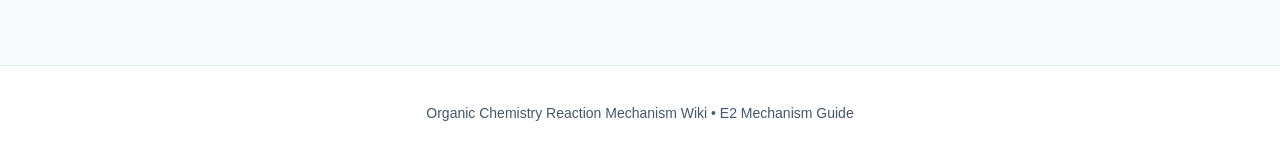
<file: pages/e2.html>
<!DOCTYPE html>
<html lang="en">
<head>
  <meta charset="UTF-8">
  <meta name="viewport" content="width=device-width, initial-scale=1.0">
  <title>E2 Mechanism — Bimolecular Elimination</title>
  <link rel="stylesheet" href="../assets/style.css">
</head>
<body>

  <!-- Top Navigation -->
  <header>
    <div class="nav-container">
      <a href="../index.html" class="brand">
        <span>⚗️ O-Chem Mechanism Hub</span>
        <span class="brand-badge">E2</span>
      </a>
      <div class="nav-right">
        <ul class="nav-links">
          <li><a href="../index.html">Home</a></li>
          <li><a href="sn1.html">S<sub>N</sub>1</a></li>
          <li><a href="sn2.html">S<sub>N</sub>2</a></li>
          <li><a href="e1.html">E1</a></li>
          <li><a href="e2.html" class="active">E2</a></li>
          <li><a href="predictor.html">Predictor</a></li>
          <li><a href="quiz.html">Quiz</a></li>
          <li><a href="compare.html">Compare</a></li>
          <li><a href="chat.html">Q&amp;A Chat</a></li>
        </ul>
        <button id="theme-toggle" class="theme-btn" onclick="toggleTheme()">🌙 Dark</button>
      </div>
    </div>
  </header>

  <main class="page-container">
    <div class="breadcrumb">
      <a href="../index.html">Home</a> &rsaquo; <span>Mechanisms</span> &rsaquo; <span>E2</span>
    </div>

    <div class="header-box">
      <div class="source-cite">📖 Grounded Knowledge: <code>wiki/e2.md</code></div>
      <h1>E2 Mechanism</h1>
      <p class="lead">Bimolecular Elimination &bull; Concerted Transition State &bull; Anti-Periplanar Geometry</p>
    </div>

    <!-- Overview & Kinetics -->
    <section class="card">
      <h2>1. Overview &amp; Kinetics</h2>
      <p>
        The <strong>E2</strong> (Elimination, <strong>Bimolecular</strong>) reaction is a single-step, concerted elimination. A strong base removes a proton from the β-carbon while the leaving group simultaneously departs from the α-carbon, directly forming a carbon–carbon <strong>π bond</strong> with no intermediate carbocation.
      </p>

      <div class="callout">
        <div class="callout-title">Second-Order Kinetics</div>
        <p><strong>Rate = <em>k</em>[Substrate][Base]</strong> &mdash; Bimolecular rate law. Doubling either the substrate or base concentration doubles the overall rate. Increasing base concentration strongly promotes E2 over unimolecular pathways (E1/S<sub>N</sub>1).</p>
      </div>

      <!-- Reaction Coordinate SVG -->
      <div class="svg-container">
        <svg viewBox="0 0 760 300" width="100%" height="260" xmlns="http://www.w3.org/2000/svg">
          <defs>
            <marker id="arrow" viewBox="0 0 10 10" refX="5" refY="5" markerWidth="6" markerHeight="6" orient="auto-start-reverse">
              <path d="M 0 0 L 10 5 L 0 10 z" fill="#64748B" />
            </marker>
          </defs>
          <line x1="60" y1="260" x2="720" y2="260" stroke="#64748B" stroke-width="2" marker-end="url(#arrow)" />
          <line x1="60" y1="260" x2="60" y2="20" stroke="#64748B" stroke-width="2" marker-end="url(#arrow)" />
          
          <text x="710" y="285" font-size="12" fill="#64748B" text-anchor="end" font-weight="600">Reaction Coordinate →</text>
          <text x="25" y="30" font-size="12" fill="#64748B" transform="rotate(-90 25,30)" font-weight="600">Free Energy (ΔG) →</text>

          <!-- Single Smooth Barrier Curve -->
          <path d="M 60 210 C 180 210, 280 40, 390 40 C 500 40, 580 230, 700 230" 
                fill="none" stroke="#DC2626" stroke-width="3.5" />

          <!-- Reactants -->
          <circle cx="90" cy="210" r="4" fill="#1E3A8A" />
          <text x="90" y="235" font-size="13" font-weight="700" fill="#1E3A8A">Base + H–C<sub>β</sub>–C<sub>α</sub>–LG</text>
          <text x="90" y="250" font-size="11" fill="#64748B">Reactants</text>

          <!-- Single TS -->
          <circle cx="390" cy="40" r="5" fill="#DC2626" />
          <text x="390" y="25" font-size="13" font-weight="700" fill="#DC2626" text-anchor="middle">TS<sup>‡</sup> (Concerted Barrier)</text>
          <text x="390" y="65" font-size="12" fill="#991B1B" font-weight="600" text-anchor="middle">[B<sup>δ−</sup>···H···C=C···LG<sup>δ−</sup>]<sup>‡</sup></text>
          <text x="390" y="80" font-size="11" fill="#64748B" text-anchor="middle">Anti-periplanar coplanar transition state</text>

          <!-- Products -->
          <circle cx="680" cy="230" r="4" fill="#1E3A8A" />
          <text x="680" y="250" font-size="13" font-weight="700" fill="#1E3A8A">Alkene + B–H + LG<sup>−</sup></text>
          <text x="680" y="265" font-size="11" fill="#64748B">Thermodynamically Favored Products</text>

          <!-- Activation Energy -->
          <line x1="90" y1="210" x2="390" y2="210" stroke="#CBD5E1" stroke-dasharray="4" />
          <line x1="390" y1="210" x2="390" y2="48" stroke="#DC2626" stroke-width="1.5" />
          <text x="400" y="135" font-size="12" fill="#DC2626" font-weight="600">ΔG<sup>‡</sup> (E<sub>a</sub>)</text>
        </svg>
        <div class="svg-caption">Figure 4.1: E2 Reaction Coordinate Energy Diagram demonstrating a single concerted activation hill without intermediate species.</div>
      </div>
    </section>

    <!-- Concerted Mechanism & Anti-Periplanar Geometry SVG -->
    <section class="card">
      <h2>2. Concerted Mechanism &amp; The Anti-Periplanar Rule</h2>
      <p>
        For maximum orbital overlap between the breaking C<sub>β</sub>–H σ bond and the developing π system, the 
        β-hydrogen and the leaving group must lie in the same plane with a <strong>dihedral angle of 180°</strong> (<strong>anti-periplanar</strong>).
      </p>

      <!-- SVG Mechanism & Stereochemistry Diagram -->
      <div class="svg-container">
        <svg viewBox="0 0 820 280" width="100%" height="270" xmlns="http://www.w3.org/2000/svg">
          <defs>
            <marker id="curv-red" viewBox="0 0 10 10" refX="5" refY="5" markerWidth="6" markerHeight="6" orient="auto-start-reverse">
              <path d="M 0 0 L 10 5 L 0 10 z" fill="#DC2626" />
            </marker>
          </defs>

          <!-- PANEL A: Concerted Curved Arrows -->
          <g transform="translate(10, 20)">
            <rect width="380" height="235" rx="8" fill="var(--surface-alt)" stroke="var(--border)" />
            <text x="20" y="30" font-size="12" font-weight="700" fill="var(--primary)">A. Three Concerted Electron Movements</text>

            <!-- Strong Base -->
            <text x="40" y="80" font-size="15" font-weight="700" fill="#DC2626">B:<sup>−</sup></text>
            <!-- Arrow 1: Base to H -->
            <path d="M 65 75 Q 95 80 105 105" fill="none" stroke="#DC2626" stroke-width="2.5" marker-end="url(#curv-red)" />

            <!-- Anti-periplanar Substrate -->
            <!-- β-H pointing up -->
            <text x="110" y="115" font-size="16" font-family="monospace" font-weight="700" fill="var(--text)">H</text>
            <line x1="117" y1="120" x2="117" y2="155" stroke="var(--text)" stroke-width="2.5" />
            <text x="110" y="175" font-size="16" font-family="monospace" font-weight="700" fill="var(--text)">C<sub>β</sub></text>

            <!-- Arrow 2: C-H bond to C-C bond -->
            <path d="M 120 135 Q 145 150 150 165" fill="none" stroke="#DC2626" stroke-width="2.5" marker-end="url(#curv-red)" />

            <!-- C-C bond -->
            <line x1="130" y1="170" x2="185" y2="170" stroke="var(--text)" stroke-width="2.5" />

            <text x="190" y="175" font-size="16" font-family="monospace" font-weight="700" fill="var(--text)">C<sub>α</sub></text>
            <!-- Leaving group pointing down (180° anti) -->
            <line x1="197" y1="180" x2="197" y2="215" stroke="var(--text)" stroke-width="2.5" />
            <text x="190" y="235" font-size="16" font-family="monospace" font-weight="700" fill="#DC2626">LG</text>

            <!-- Arrow 3: C-LG bond to LG -->
            <path d="M 197 195 Q 215 200 215 220" fill="none" stroke="#DC2626" stroke-width="2.5" marker-end="url(#curv-red)" />

            <!-- Labels -->
            <text x="140" y="100" font-size="10" fill="var(--text-subtle)">1. Base abstracts β-H</text>
            <text x="155" y="145" font-size="10" fill="var(--text-subtle)">2. π bond forms</text>
            <text x="225" y="195" font-size="10" fill="var(--text-subtle)">3. LG departs</text>
          </g>

          <!-- PANEL B: Anti-Periplanar & Cyclohexane Diaxial Requirement -->
          <g transform="translate(410, 20)">
            <rect width="395" height="235" rx="8" fill="var(--surface-alt)" stroke="var(--border)" />
            <text x="20" y="30" font-size="12" font-weight="700" fill="#DC2626">B. Geometric Requirement: 180° Dihedral Angle</text>

            <!-- Newman Projection representation -->
            <circle cx="110" cy="130" r="40" fill="var(--surface)" stroke="var(--text)" stroke-width="2.5" />
            <!-- Front Y bonds -->
            <line x1="110" y1="130" x2="110" y2="70" stroke="var(--text)" stroke-width="2.5" />
            <text x="105" y="65" font-size="14" font-weight="700" fill="var(--text)">H (β)</text>

            <line x1="110" y1="130" x2="80" y2="155" stroke="var(--text)" stroke-width="2" />
            <text x="65" y="165" font-size="11" fill="var(--text)">R<sub>1</sub></text>

            <line x1="110" y1="130" x2="140" y2="155" stroke="var(--text)" stroke-width="2" />
            <text x="145" y="165" font-size="11" fill="var(--text)">R<sub>2</sub></text>

            <!-- Back carbon bonds (extending outside circle) -->
            <line x1="110" y1="170" x2="110" y2="205" stroke="#DC2626" stroke-width="2.5" />
            <text x="100" y="225" font-size="14" font-weight="700" fill="#DC2626">LG (α)</text>

            <line x1="80" y1="105" x2="65" y2="95" stroke="var(--text)" stroke-width="2" />
            <text x="50" y="95" font-size="11" fill="var(--text)">R<sub>3</sub></text>

            <line x1="140" y1="105" x2="155" y2="95" stroke="var(--text)" stroke-width="2" />
            <text x="160" y="95" font-size="11" fill="var(--text)">R<sub>4</sub></text>

            <!-- 180 label -->
            <text x="195" y="125" font-size="12" font-weight="700" fill="#DC2626">Dihedral Angle = 180°</text>
            <text x="195" y="145" font-size="11" fill="var(--text-subtle)">&bull; Anti-periplanar alignment</text>
            <text x="195" y="165" font-size="11" fill="var(--text-subtle)">&bull; In cyclohexanes: MUST be</text>
            <text x="205" y="185" font-size="11" font-weight="700" fill="var(--text)">trans-diaxial (both axial)</text>
          </g>
        </svg>
        <div class="svg-caption">Figure 4.2: E2 Concerted Mechanism: simultaneous 3-center electron transfer (Panel A) and 180° anti-periplanar Newman conformation (Panel B).</div>
      </div>
    </section>

    <!-- Regioselectivity: Zaitsev vs Hofmann -->
    <section class="card">
      <h2>3. Regioselectivity: Zaitsev vs. Hofmann Elimination</h2>
      <p>
        When a substrate has non-equivalent β-hydrogens, the identity of the base dictates which alkene isomer predominates:
      </p>

      <table class="data-table">
        <thead>
          <tr>
            <th>Base Steric Bulk</th>
            <th>Representative Bases</th>
            <th>Dominant Product</th>
            <th>Governing Principle</th>
          </tr>
        </thead>
        <tbody>
          <tr>
            <td><strong>Small / Unhindered</strong></td>
            <td>OH<sup>−</sup>, NaOEt, NaOMe</td>
            <td><strong style="color: #166534;">Zaitsev Product</strong> (more substituted alkene)</td>
            <td>Thermodynamic stability of alkene (hyperconjugation) controls lower TS energy.</td>
          </tr>
          <tr>
            <td><strong>Bulky / Hindered</strong></td>
            <td>KO<em>t</em>Bu, LDA, DBU</td>
            <td><strong style="color: #DC2626;">Hofmann Product</strong> (less substituted alkene)</td>
            <td>Steric crowding prevents base from accessing internal β-H; less hindered terminal β-H is deprotonated.</td>
          </tr>
        </tbody>
      </table>
    </section>

    <!-- Controlling Factors & SN2 vs E2 -->
    <section class="card">
      <h2>4. Controlling Factors &amp; S<sub>N</sub>2 vs. E2 Competition</h2>
      <div class="grid-2">
        <div class="factor-pill">
          <h4>1. Substrate Class</h4>
          <p>Reactivity: <strong>3° &gt; 2° &gt; 1°</strong>. Bulkier substrates strongly suppress S<sub>N</sub>2 backside attack, directing strong bases exclusively to E2.</p>
        </div>
        <div class="factor-pill">
          <h4>2. Base Nature</h4>
          <p>Requires a <strong>strong base</strong> (pKa of conjugate acid &gt; 14). Bulky bases (KO<em>t</em>Bu) completely shut down S<sub>N</sub>2 even on primary substrates.</p>
        </div>
        <div class="factor-pill">
          <h4>3. Temperature</h4>
          <p><strong>High temperature (&Delta;)</strong> strongly favors E2 over S<sub>N</sub>2 because elimination creates three particles from two (&Delta;S &gt; 0).</p>
        </div>
        <div class="factor-pill">
          <h4>4. Leaving Group &amp; Geometry</h4>
          <p>Good leaving groups (I<sup>−</sup>, Br<sup>−</sup>, OTs<sup>−</sup>) are required. In rings, the reaction cannot occur unless H and LG can achieve a <strong>diaxial</strong> conformation.</p>
        </div>
      </div>
    </section>

    <!-- Related Mechanisms Navigation -->
    <section class="card">
      <h2>5. Cross-Mechanism Relationships</h2>
      <p>Explore connections to other mechanisms:</p>
      <ul style="margin: 1rem 1.5rem; line-height: 1.8;">
        <li><a href="sn2.html"><strong>S<sub>N</sub>2 Mechanism</strong></a> &mdash; Main competitor with strong reagents. Small nucleophiles, 1° substrates, and lower temperatures favor S<sub>N</sub>2.</li>
        <li><a href="e1.html"><strong>E1 Mechanism</strong></a> &mdash; Unimolecular elimination with weak bases via carbocations. Non-stereospecific and prone to rearrangements.</li>
        <li><a href="sn1.html"><strong>S<sub>N</sub>1 Mechanism</strong></a> &mdash; Stepwise substitution via carbocation with weak nucleophiles.</li>
      </ul>
    </section>
  </main>

  <footer>
    <p>Organic Chemistry Reaction Mechanism Wiki &bull; E2 Mechanism Guide</p>
  </footer>

  <script src="../assets/app.js"></script>
</body>
</html>
</file>
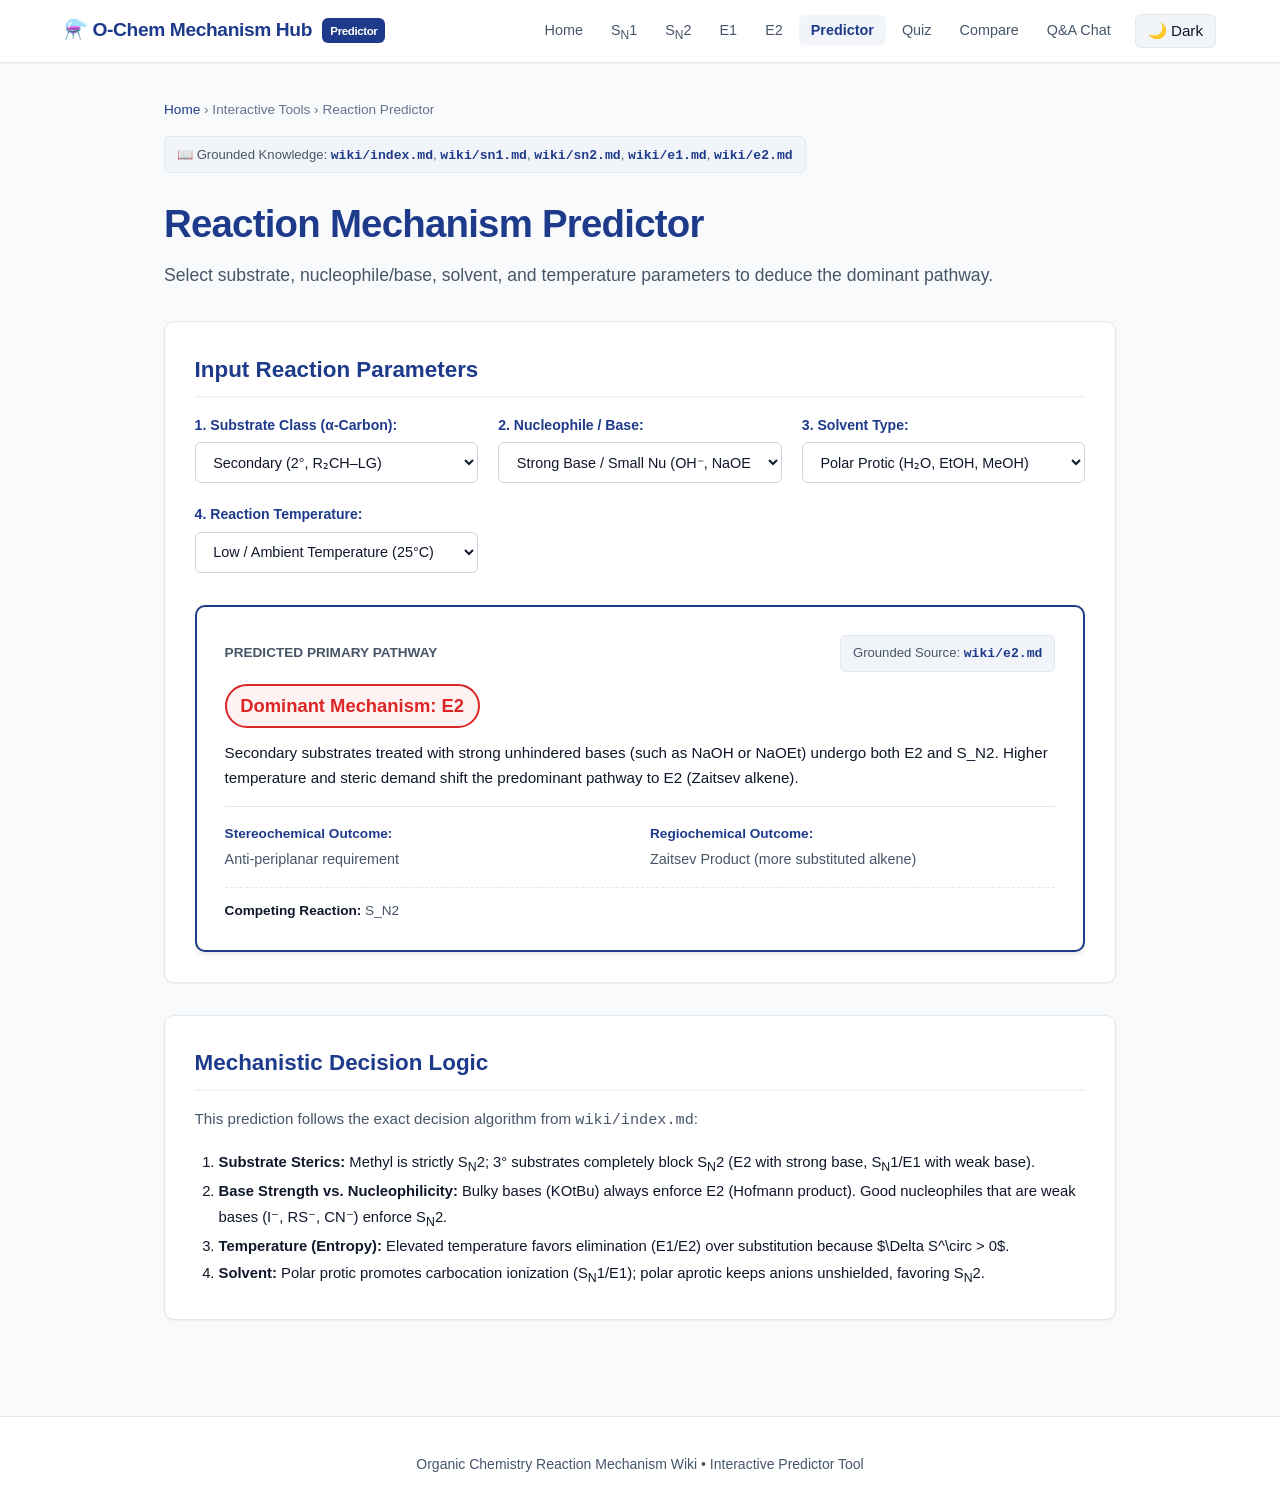
<file: pages/predictor.html>
<!DOCTYPE html>
<html lang="en">
<head>
  <meta charset="UTF-8">
  <meta name="viewport" content="width=device-width, initial-scale=1.0">
  <title>Reaction Predictor — Organic Chemistry Mechanism Hub</title>
  <link rel="stylesheet" href="../assets/style.css">
</head>
<body>

  <!-- Navigation Bar -->
  <header>
    <div class="nav-container">
      <a href="../index.html" class="brand">
        <span>⚗️ O-Chem Mechanism Hub</span>
        <span class="brand-badge">Predictor</span>
      </a>
      <div class="nav-right">
        <ul class="nav-links">
          <li><a href="../index.html">Home</a></li>
          <li><a href="sn1.html">S<sub>N</sub>1</a></li>
          <li><a href="sn2.html">S<sub>N</sub>2</a></li>
          <li><a href="e1.html">E1</a></li>
          <li><a href="e2.html">E2</a></li>
          <li><a href="predictor.html" class="active">Predictor</a></li>
          <li><a href="quiz.html">Quiz</a></li>
          <li><a href="compare.html">Compare</a></li>
          <li><a href="chat.html">Q&amp;A Chat</a></li>
        </ul>
        <button id="theme-toggle" class="theme-btn" onclick="toggleTheme()">🌙 Dark</button>
      </div>
    </div>
  </header>

  <main class="page-container">
    <div class="breadcrumb">
      <a href="../index.html">Home</a> &rsaquo; <span>Interactive Tools</span> &rsaquo; <span>Reaction Predictor</span>
    </div>

    <div class="header-box">
      <div class="source-cite">📖 Grounded Knowledge: <code>wiki/index.md</code>, <code>wiki/sn1.md</code>, <code>wiki/sn2.md</code>, <code>wiki/e1.md</code>, <code>wiki/e2.md</code></div>
      <h1>Reaction Mechanism Predictor</h1>
      <p class="lead">Select substrate, nucleophile/base, solvent, and temperature parameters to deduce the dominant pathway.</p>
    </div>

    <section class="card">
      <h2>Input Reaction Parameters</h2>
      
      <form id="predictor-form" class="predictor-form" onsubmit="event.preventDefault(); runPrediction();">
        <!-- 1. Substrate -->
        <div class="form-group">
          <label for="substrate-select">1. Substrate Class (α-Carbon):</label>
          <select id="substrate-select" onchange="runPrediction()">
            <option value="methyl">Methyl (CH₃–LG)</option>
            <option value="primary">Primary (1°, RCH₂–LG)</option>
            <option value="secondary" selected>Secondary (2°, R₂CH–LG)</option>
            <option value="tertiary">Tertiary (3°, R₃C–LG)</option>
          </select>
        </div>

        <!-- 2. Reagent -->
        <div class="form-group">
          <label for="reagent-select">2. Nucleophile / Base:</label>
          <select id="reagent-select" onchange="runPrediction()">
            <option value="strong_base_small" selected>Strong Base / Small Nu (OH⁻, NaOEt)</option>
            <option value="strong_base_bulky">Strong Bulky Base (KOtBu, LDA, DBU)</option>
            <option value="strong_nuc_weak_base">Strong Nu / Weak Base (I⁻, CN⁻, RS⁻, N₃⁻)</option>
            <option value="weak_nuc_weak_base">Weak Nu / Weak Base (H₂O, MeOH, EtOH)</option>
          </select>
        </div>

        <!-- 3. Solvent -->
        <div class="form-group">
          <label for="solvent-select">3. Solvent Type:</label>
          <select id="solvent-select" onchange="runPrediction()">
            <option value="polar_aprotic">Polar Aprotic (DMSO, DMF, Acetone)</option>
            <option value="polar_protic" selected>Polar Protic (H₂O, EtOH, MeOH)</option>
            <option value="nonpolar">Nonpolar (Hexane, Et₂O)</option>
          </select>
        </div>

        <!-- 4. Temperature -->
        <div class="form-group">
          <label for="temp-select">4. Reaction Temperature:</label>
          <select id="temp-select" onchange="runPrediction()">
            <option value="low" selected>Low / Ambient Temperature (25°C)</option>
            <option value="high">High Temperature (Heat / Reflux &gt; 80°C)</option>
          </select>
        </div>
      </form>

      <!-- Output Container -->
      <div id="prediction-result" class="prediction-result" style="display: block;">
        <div style="display: flex; justify-content: space-between; align-items: center; margin-bottom: 0.75rem;">
          <span style="font-size: 0.85rem; text-transform: uppercase; font-weight: 700; color: var(--text-muted);">Predicted Primary Pathway</span>
          <span id="result-source" class="source-cite" style="margin-bottom: 0;">wiki/e2.md</span>
        </div>
        <div id="result-badge" class="result-badge e2" style="background: var(--e2-bg); color: var(--e2-color); border: 2px solid var(--e2-color);">
          Dominant Mechanism: E2
        </div>

        <div id="result-explanation" class="result-explanation">
          Loading prediction...
        </div>

        <div class="grid-2" style="margin-top: 1rem; border-top: 1px solid var(--border); padding-top: 1rem;">
          <div>
            <div style="font-weight: 700; font-size: 0.85rem; color: var(--primary);">Stereochemical Outcome:</div>
            <div id="result-stereochem" style="font-size: 0.9rem; color: var(--text-muted); margin-top: 0.2rem;">Anti-periplanar geometry required</div>
          </div>
          <div>
            <div style="font-weight: 700; font-size: 0.85rem; color: var(--primary);">Regiochemical Outcome:</div>
            <div id="result-regiochem" style="font-size: 0.9rem; color: var(--text-muted); margin-top: 0.2rem;">Zaitsev Product (more substituted alkene)</div>
          </div>
        </div>

        <div style="margin-top: 1rem; padding-top: 0.75rem; border-top: 1px dashed var(--border); font-size: 0.85rem;">
          <strong>Competing Reaction:</strong> <span id="result-competing" style="color: var(--text-muted);">S_N2</span>
        </div>
      </div>
    </section>

    <!-- Flowchart Guide Card -->
    <section class="card">
      <h2>Mechanistic Decision Logic</h2>
      <p style="color: var(--text-muted); font-size: 0.95rem; margin-bottom: 1rem;">
        This prediction follows the exact decision algorithm from <code>wiki/index.md</code>:
      </p>
      <ol style="margin-left: 1.5rem; line-height: 1.8; font-size: 0.925rem; color: var(--text);">
        <li><strong>Substrate Sterics:</strong> Methyl is strictly S<sub>N</sub>2; 3° substrates completely block S<sub>N</sub>2 (E2 with strong base, S<sub>N</sub>1/E1 with weak base).</li>
        <li><strong>Base Strength vs. Nucleophilicity:</strong> Bulky bases (KOtBu) always enforce E2 (Hofmann product). Good nucleophiles that are weak bases (I⁻, RS⁻, CN⁻) enforce S<sub>N</sub>2.</li>
        <li><strong>Temperature (Entropy):</strong> Elevated temperature favors elimination (E1/E2) over substitution because $\Delta S^\circ &gt; 0$.</li>
        <li><strong>Solvent:</strong> Polar protic promotes carbocation ionization (S<sub>N</sub>1/E1); polar aprotic keeps anions unshielded, favoring S<sub>N</sub>2.</li>
      </ol>
    </section>
  </main>

  <footer>
    <p>Organic Chemistry Reaction Mechanism Wiki &bull; Interactive Predictor Tool</p>
  </footer>

  <script src="../assets/app.js"></script>
  <script>
    function runPrediction() {
      const substrate = document.getElementById('substrate-select').value;
      const reagent = document.getElementById('reagent-select').value;
      const solvent = document.getElementById('solvent-select').value;
      const temp = document.getElementById('temp-select').value;

      const res = predictReaction(substrate, reagent, solvent, temp);
      
      const badge = document.getElementById('result-badge');
      badge.textContent = `Dominant Mechanism: ${res.primary}`;
      badge.className = `result-badge ${res.primary.toLowerCase()}`;
      
      // Dynamic mechanism styling
      if (res.primary === "SN1") {
        badge.style.background = "var(--sn1-bg)";
        badge.style.color = "var(--sn1-color)";
        badge.style.borderColor = "var(--sn1-color)";
      } else if (res.primary === "SN2") {
        badge.style.background = "var(--sn2-bg)";
        badge.style.color = "var(--sn2-color)";
        badge.style.borderColor = "var(--sn2-color)";
      } else if (res.primary === "E1") {
        badge.style.background = "var(--e1-bg)";
        badge.style.color = "var(--e1-color)";
        badge.style.borderColor = "var(--e1-color)";
      } else if (res.primary === "E2") {
        badge.style.background = "var(--e2-bg)";
        badge.style.color = "var(--e2-color)";
        badge.style.borderColor = "var(--e2-color)";
      } else {
        badge.style.background = "var(--surface-alt)";
        badge.style.color = "var(--text-muted)";
        badge.style.borderColor = "var(--border)";
      }

      document.getElementById('result-explanation').textContent = res.explanation;
      document.getElementById('result-stereochem').textContent = res.stereochem || "N/A";
      document.getElementById('result-regiochem').textContent = res.regiochem || "N/A";
      document.getElementById('result-competing').textContent = res.competing;
      document.getElementById('result-source').innerHTML = `Grounded Source: <code>${res.source}</code>`;
    }

    document.addEventListener('DOMContentLoaded', runPrediction);
  </script>
</body>
</html>
</file>
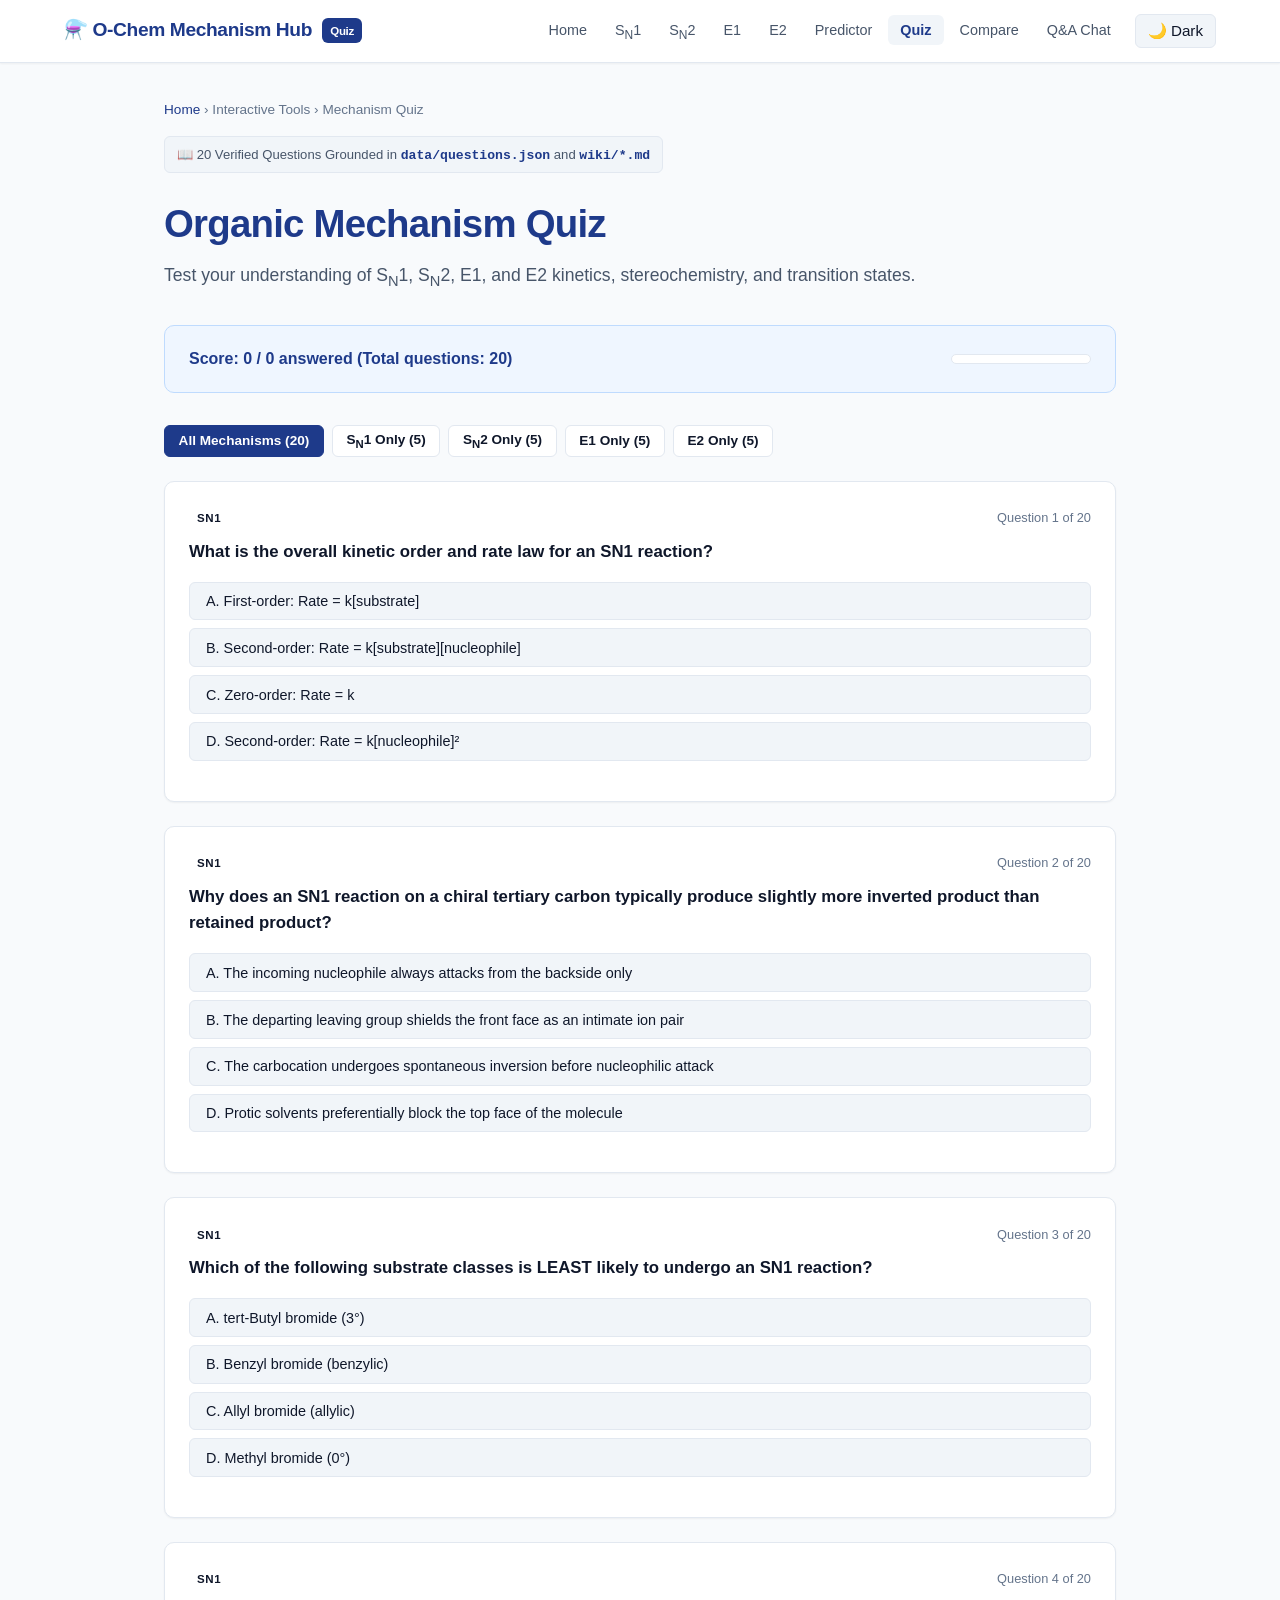
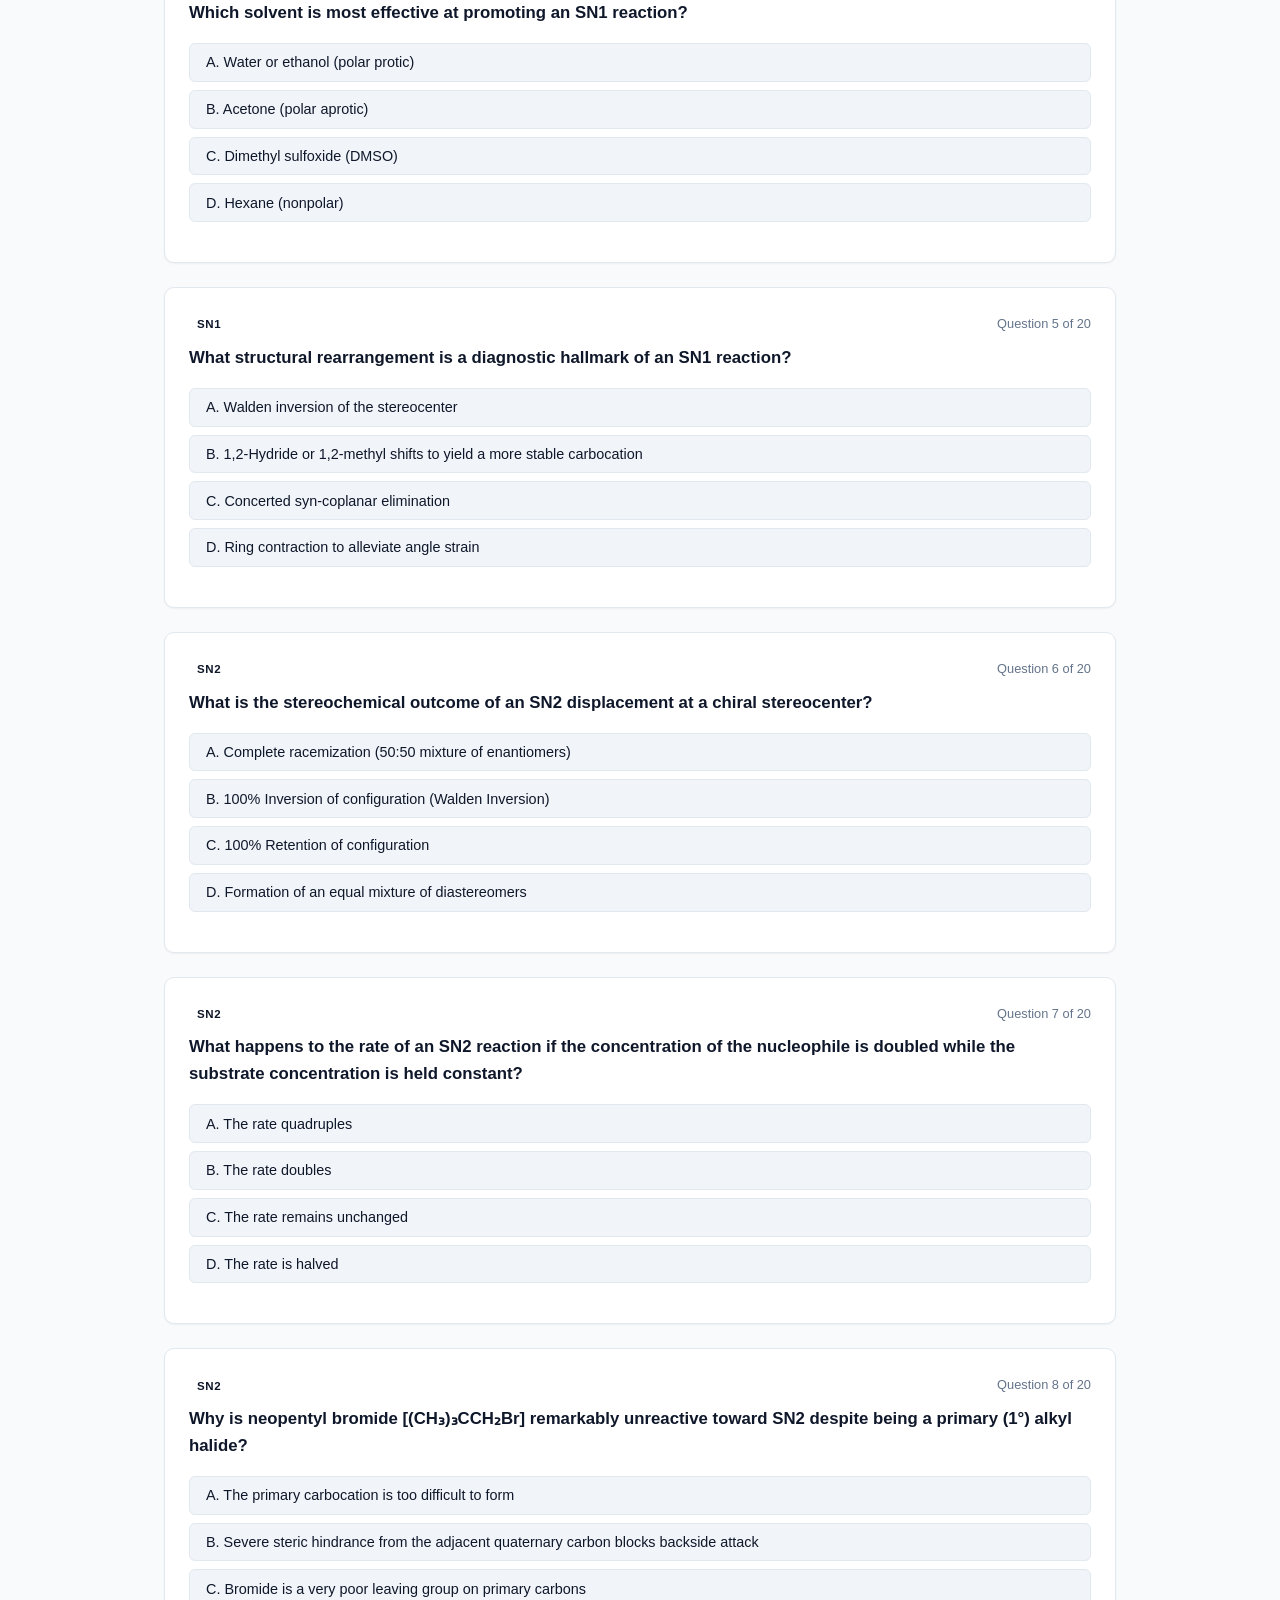
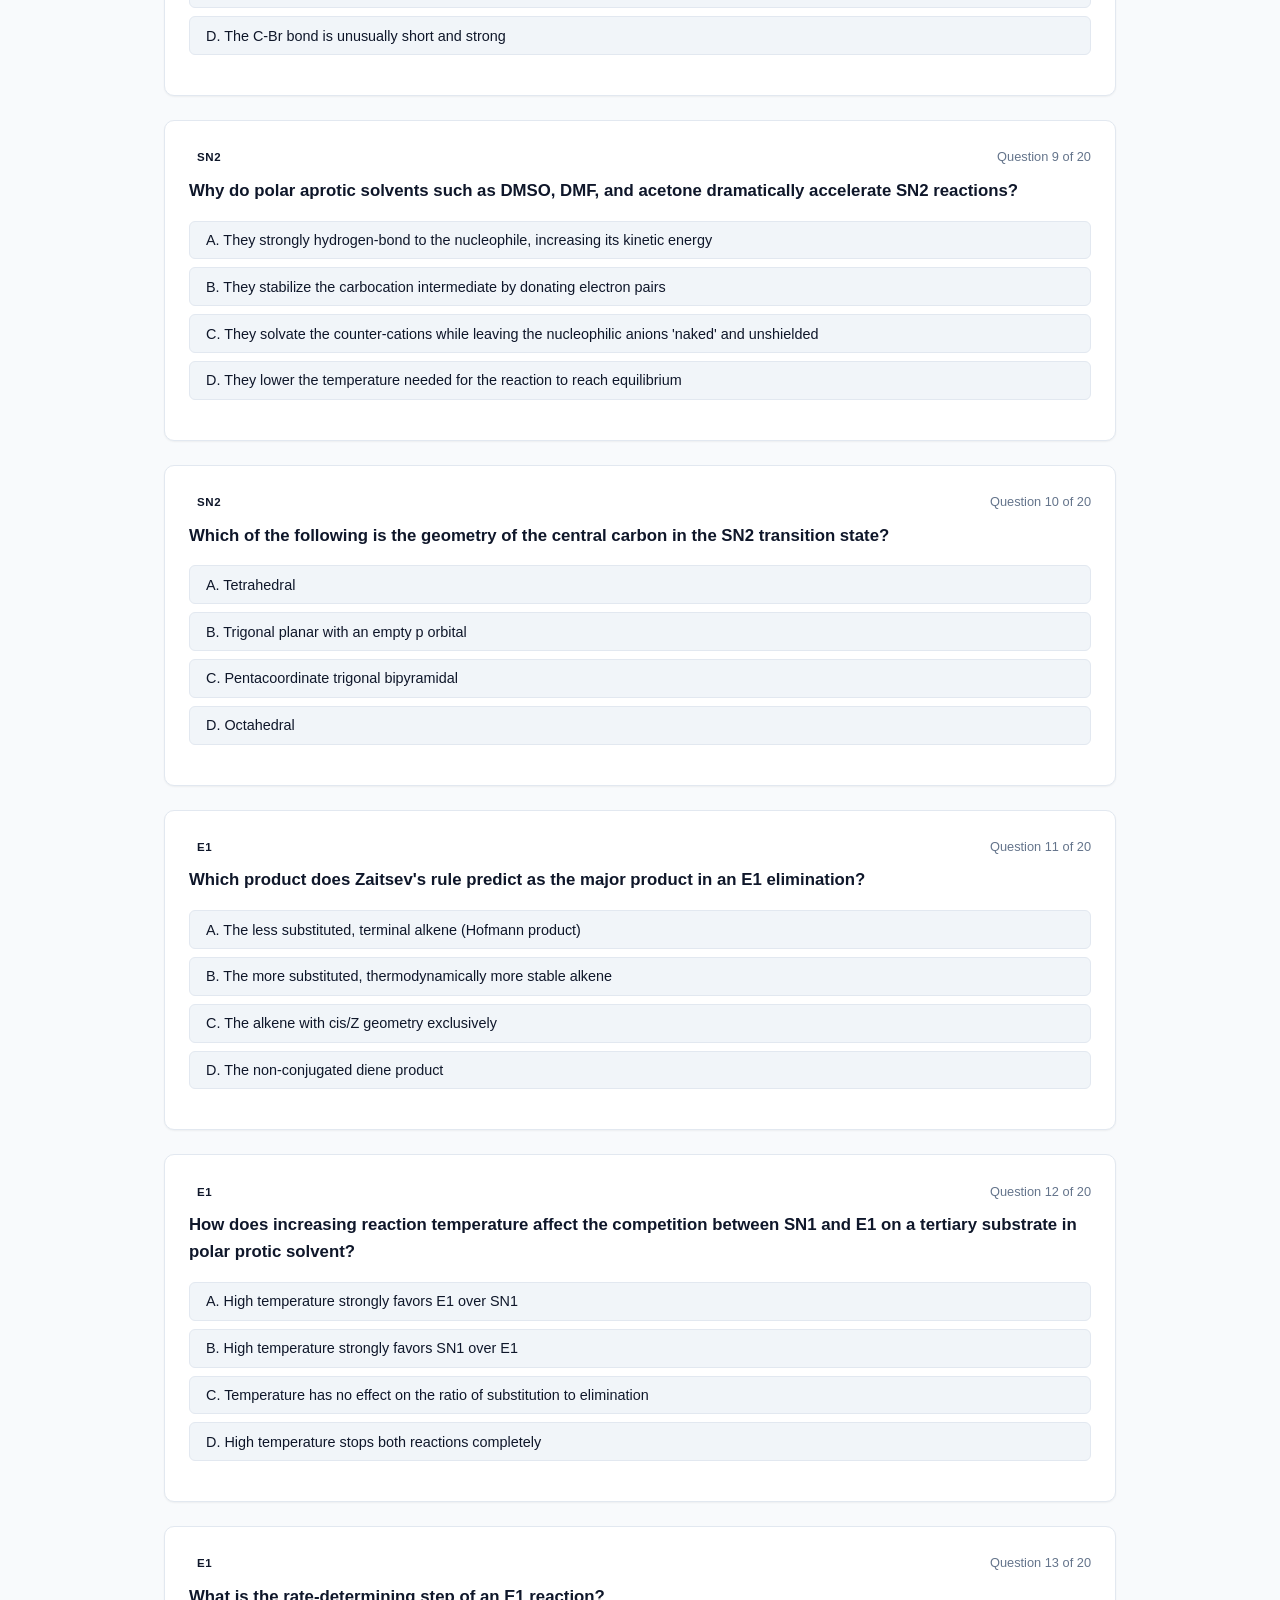
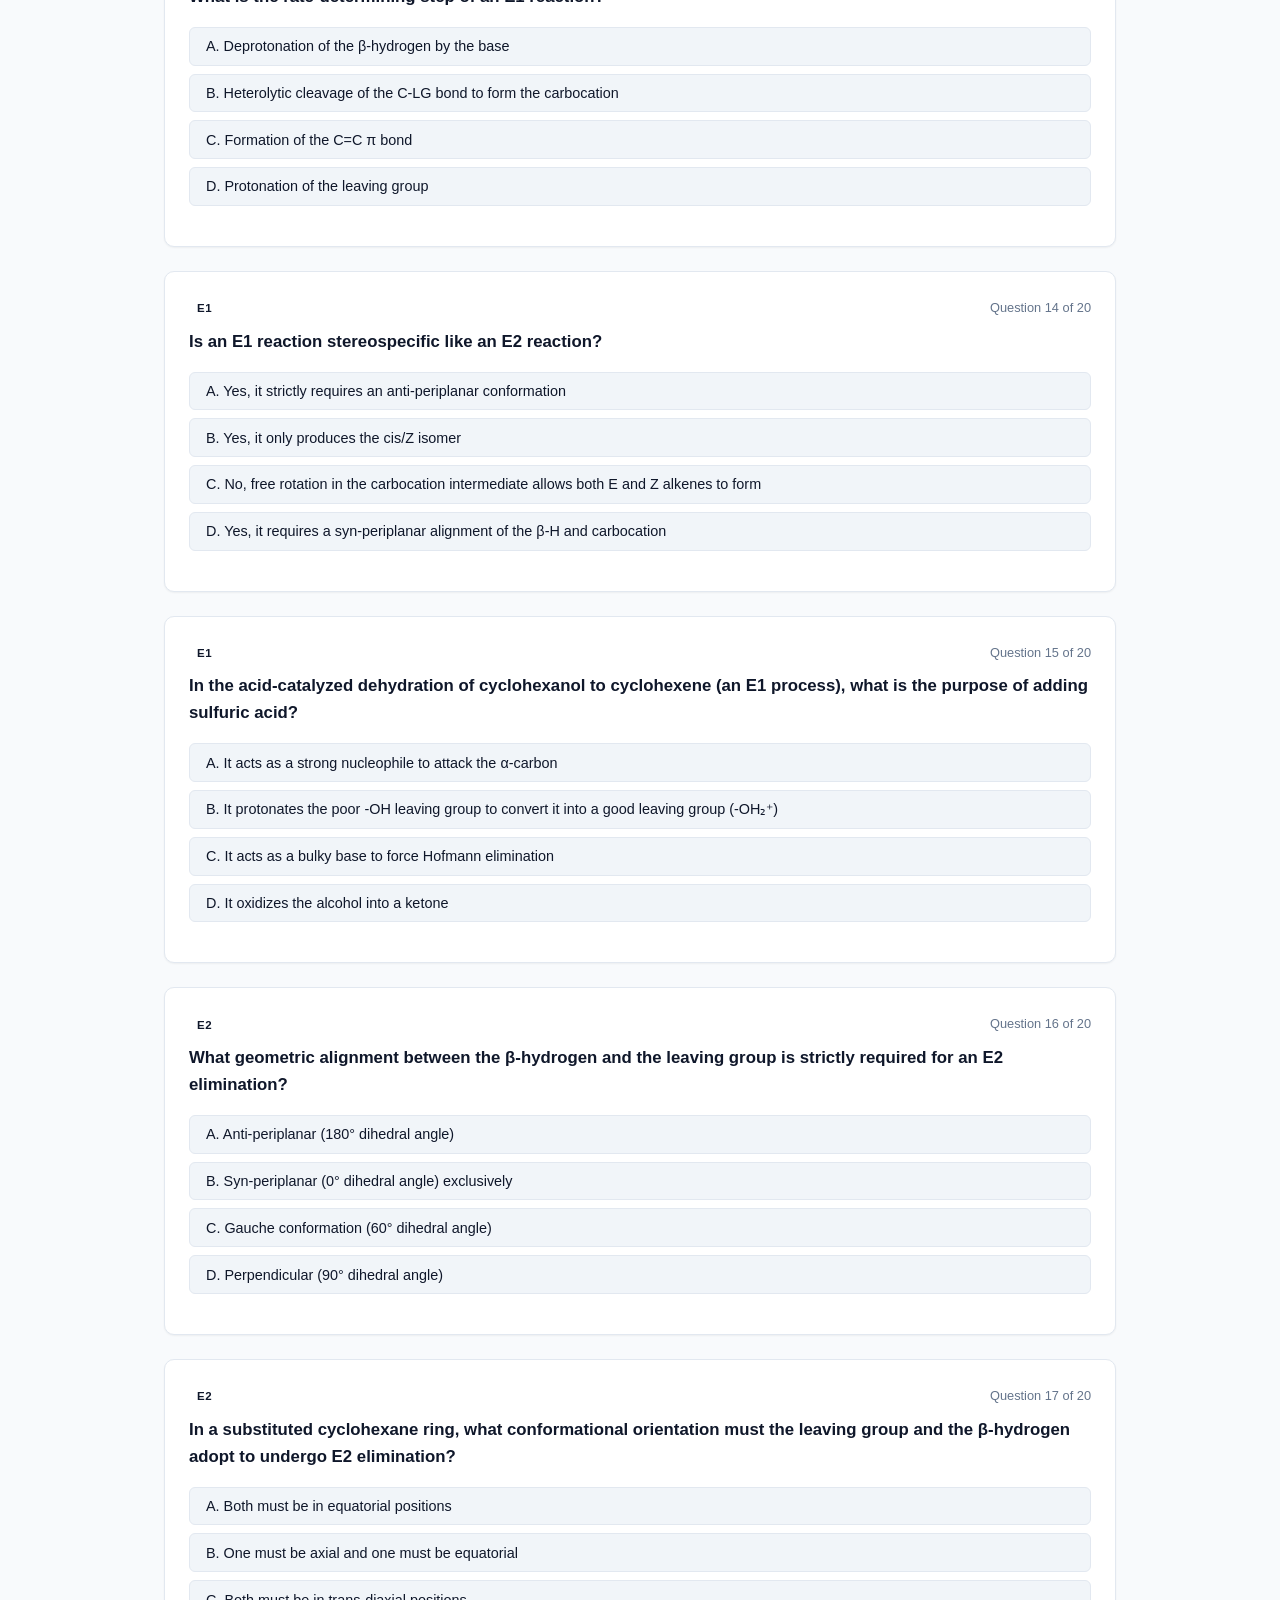
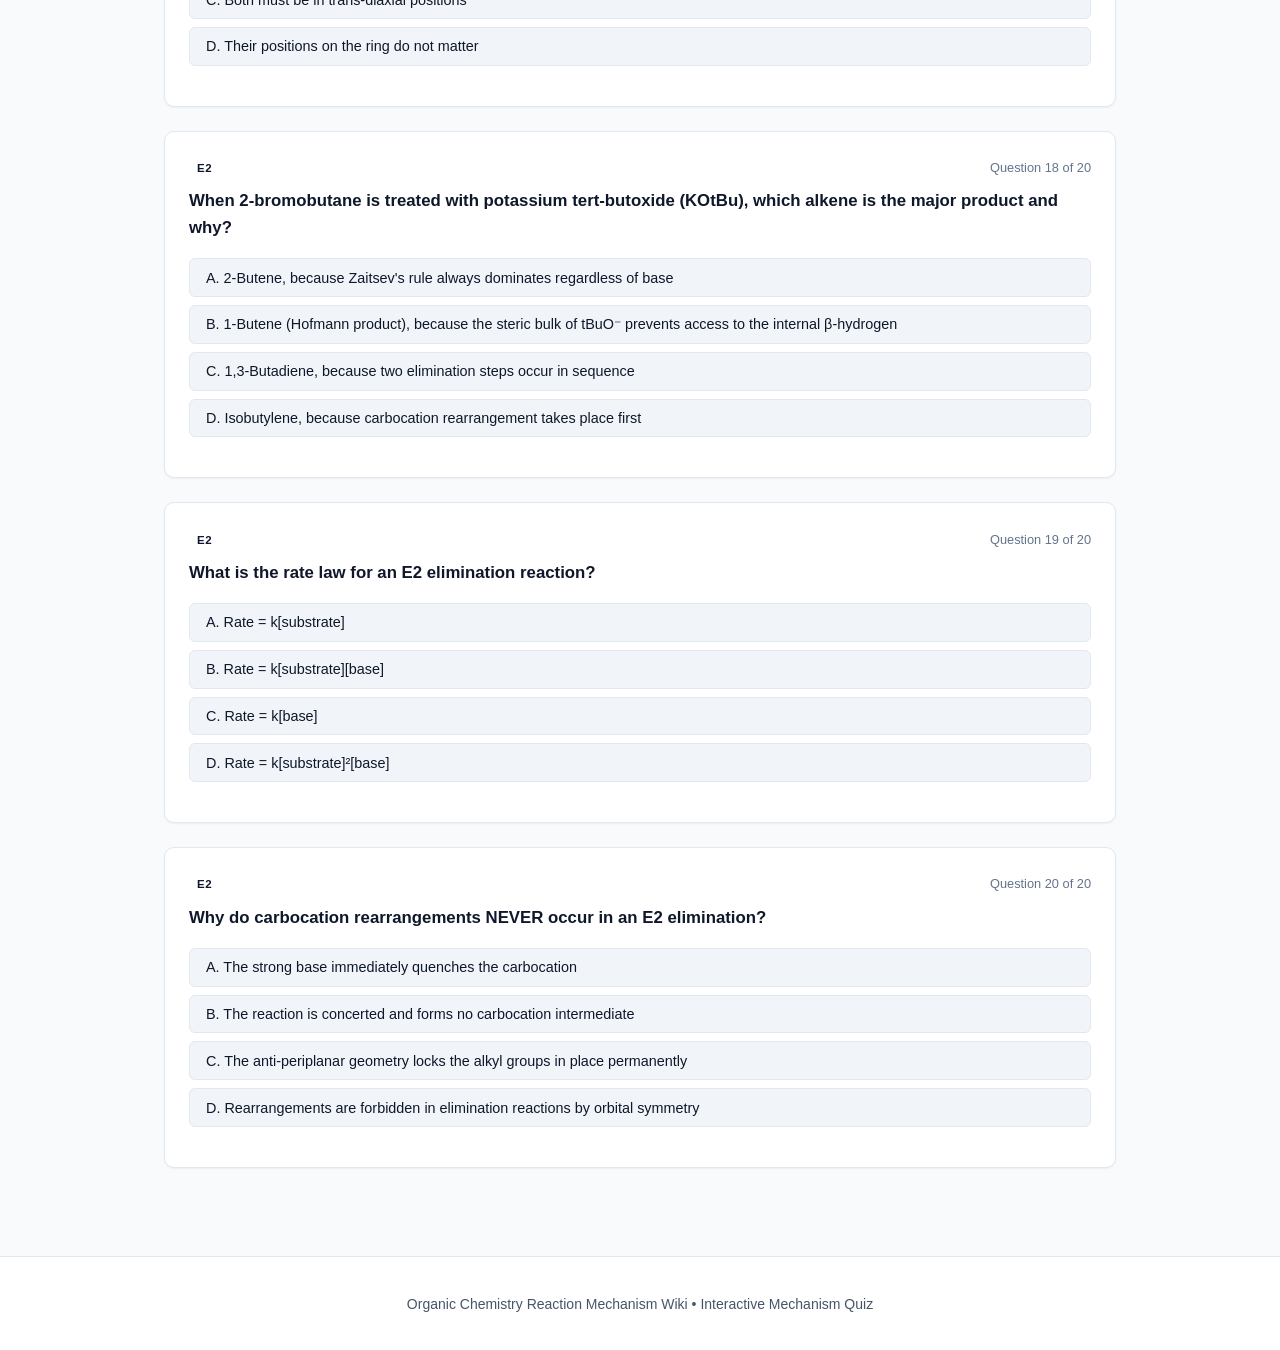
<file: pages/quiz.html>
<!DOCTYPE html>
<html lang="en">
<head>
  <meta charset="UTF-8">
  <meta name="viewport" content="width=device-width, initial-scale=1.0">
  <title>Mechanism Quiz &amp; Knowledge Check — Organic Chemistry Mechanism Hub</title>
  <link rel="stylesheet" href="../assets/style.css">
</head>
<body>

  <!-- Navigation Bar -->
  <header>
    <div class="nav-container">
      <a href="../index.html" class="brand">
        <span>⚗️ O-Chem Mechanism Hub</span>
        <span class="brand-badge">Quiz</span>
      </a>
      <div class="nav-right">
        <ul class="nav-links">
          <li><a href="../index.html">Home</a></li>
          <li><a href="sn1.html">S<sub>N</sub>1</a></li>
          <li><a href="sn2.html">S<sub>N</sub>2</a></li>
          <li><a href="e1.html">E1</a></li>
          <li><a href="e2.html">E2</a></li>
          <li><a href="predictor.html">Predictor</a></li>
          <li><a href="quiz.html" class="active">Quiz</a></li>
          <li><a href="compare.html">Compare</a></li>
          <li><a href="chat.html">Q&amp;A Chat</a></li>
        </ul>
        <button id="theme-toggle" class="theme-btn" onclick="toggleTheme()">🌙 Dark</button>
      </div>
    </div>
  </header>

  <main class="page-container">
    <div class="breadcrumb">
      <a href="../index.html">Home</a> &rsaquo; <span>Interactive Tools</span> &rsaquo; <span>Mechanism Quiz</span>
    </div>

    <div class="header-box">
      <div class="source-cite">📖 20 Verified Questions Grounded in <code>data/questions.json</code> and <code>wiki/*.md</code></div>
      <h1>Organic Mechanism Quiz</h1>
      <p class="lead">Test your understanding of S<sub>N</sub>1, S<sub>N</sub>2, E1, and E2 kinetics, stereochemistry, and transition states.</p>
    </div>

    <!-- Score Status Banner -->
    <div class="score-banner">
      <div id="score-text">Score: <strong>0</strong> / 0 answered (20 Questions Total)</div>
      <div style="width: 140px; height: 10px; background: var(--surface); border-radius: 9999px; overflow: hidden; border: 1px solid var(--border);">
        <div id="score-bar" style="width: 0%; height: 100%; background: var(--primary-light); transition: width 0.3s ease;"></div>
      </div>
    </div>

    <!-- Filter Buttons -->
    <div class="quiz-controls">
      <button class="filter-btn active" onclick="switchFilter('all', this)">All Mechanisms (20)</button>
      <button class="filter-btn" onclick="switchFilter('sn1', this)">S<sub>N</sub>1 Only (5)</button>
      <button class="filter-btn" onclick="switchFilter('sn2', this)">S<sub>N</sub>2 Only (5)</button>
      <button class="filter-btn" onclick="switchFilter('e1', this)">E1 Only (5)</button>
      <button class="filter-btn" onclick="switchFilter('e2', this)">E2 Only (5)</button>
    </div>

    <!-- Questions Container -->
    <div id="quiz-questions-container">
      <div style="padding: 2rem; text-align: center; color: var(--text-muted);">
        Loading questions from data/questions.json...
      </div>
    </div>
  </main>

  <footer>
    <p>Organic Chemistry Reaction Mechanism Wiki &bull; Interactive Mechanism Quiz</p>
  </footer>

  <script src="../assets/app.js"></script>
  <script>
    let currentFilter = 'all';

    function switchFilter(mech, btn) {
      document.querySelectorAll('.filter-btn').forEach(b => b.classList.remove('active'));
      btn.classList.add('active');
      currentFilter = mech;
      renderQuiz(mech);
    }

    document.addEventListener('DOMContentLoaded', () => {
      initQuiz();
    });
  </script>
</body>
</html>
</file>
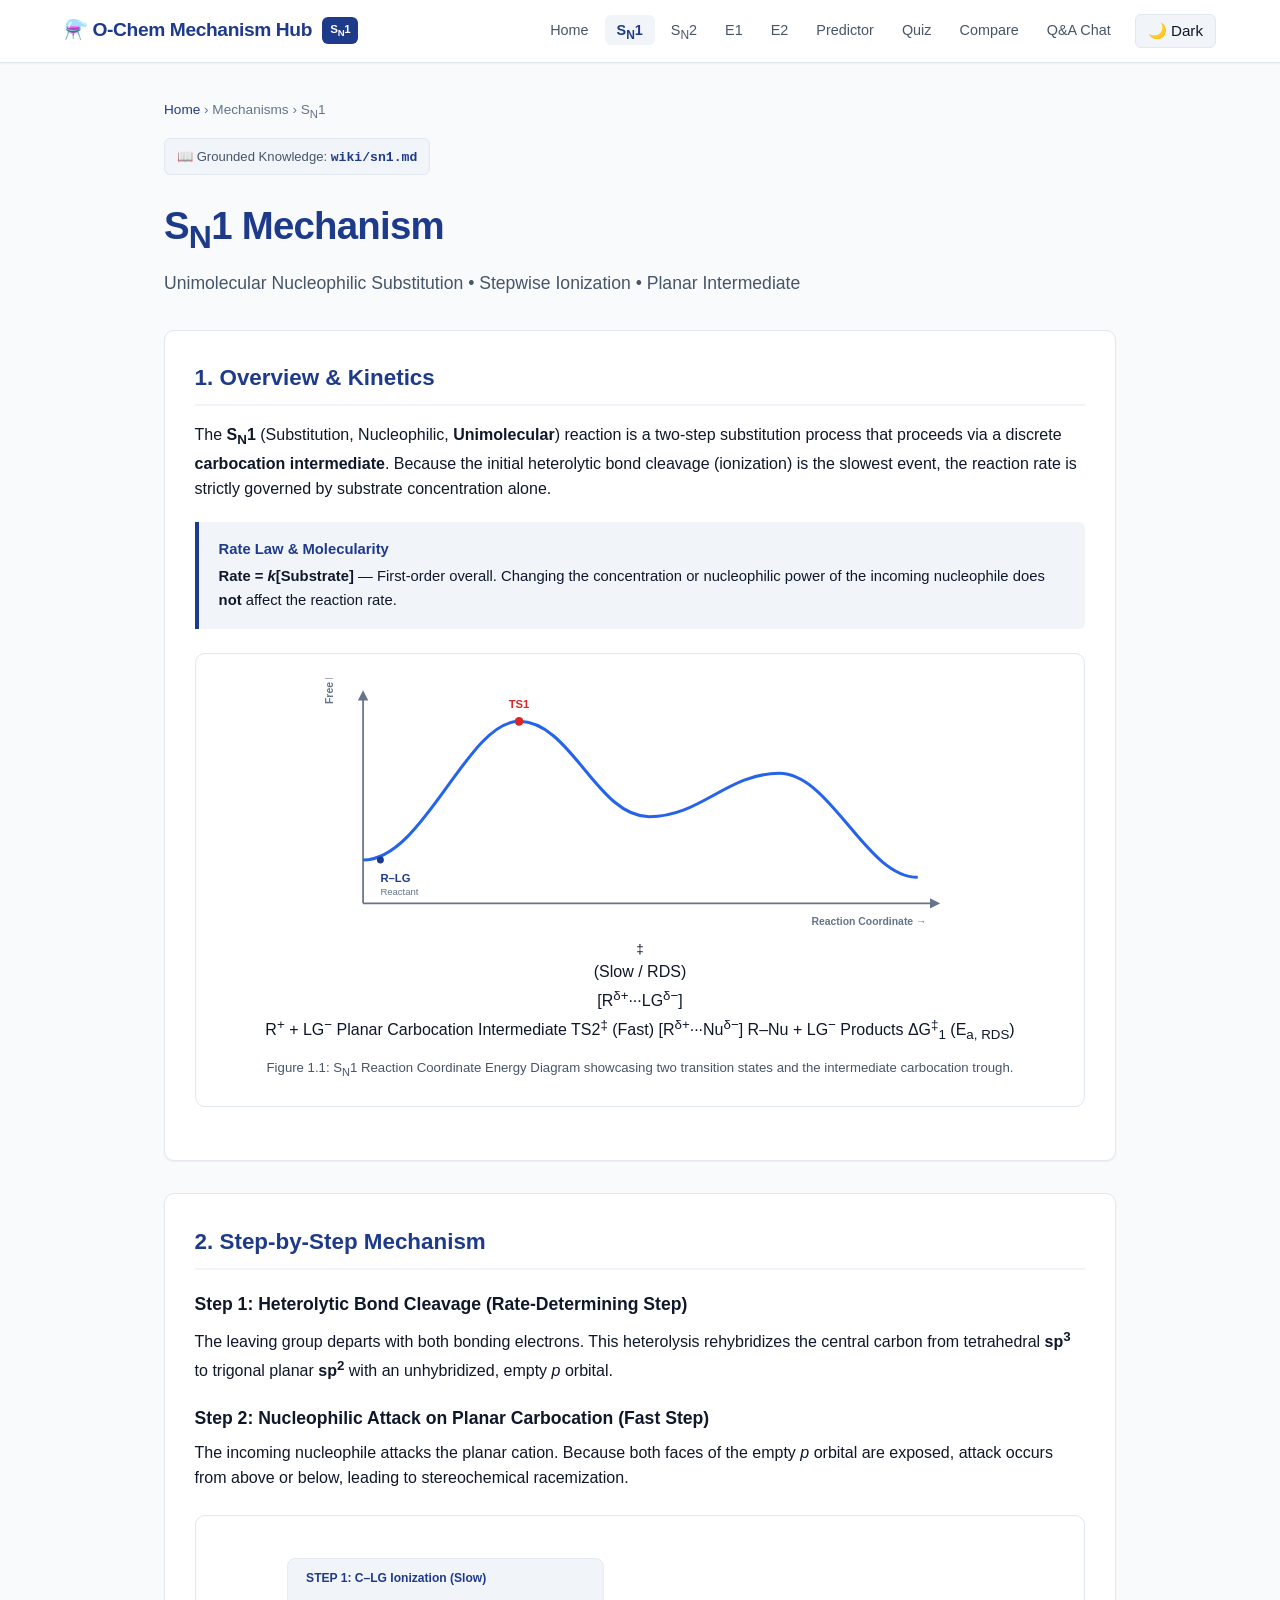
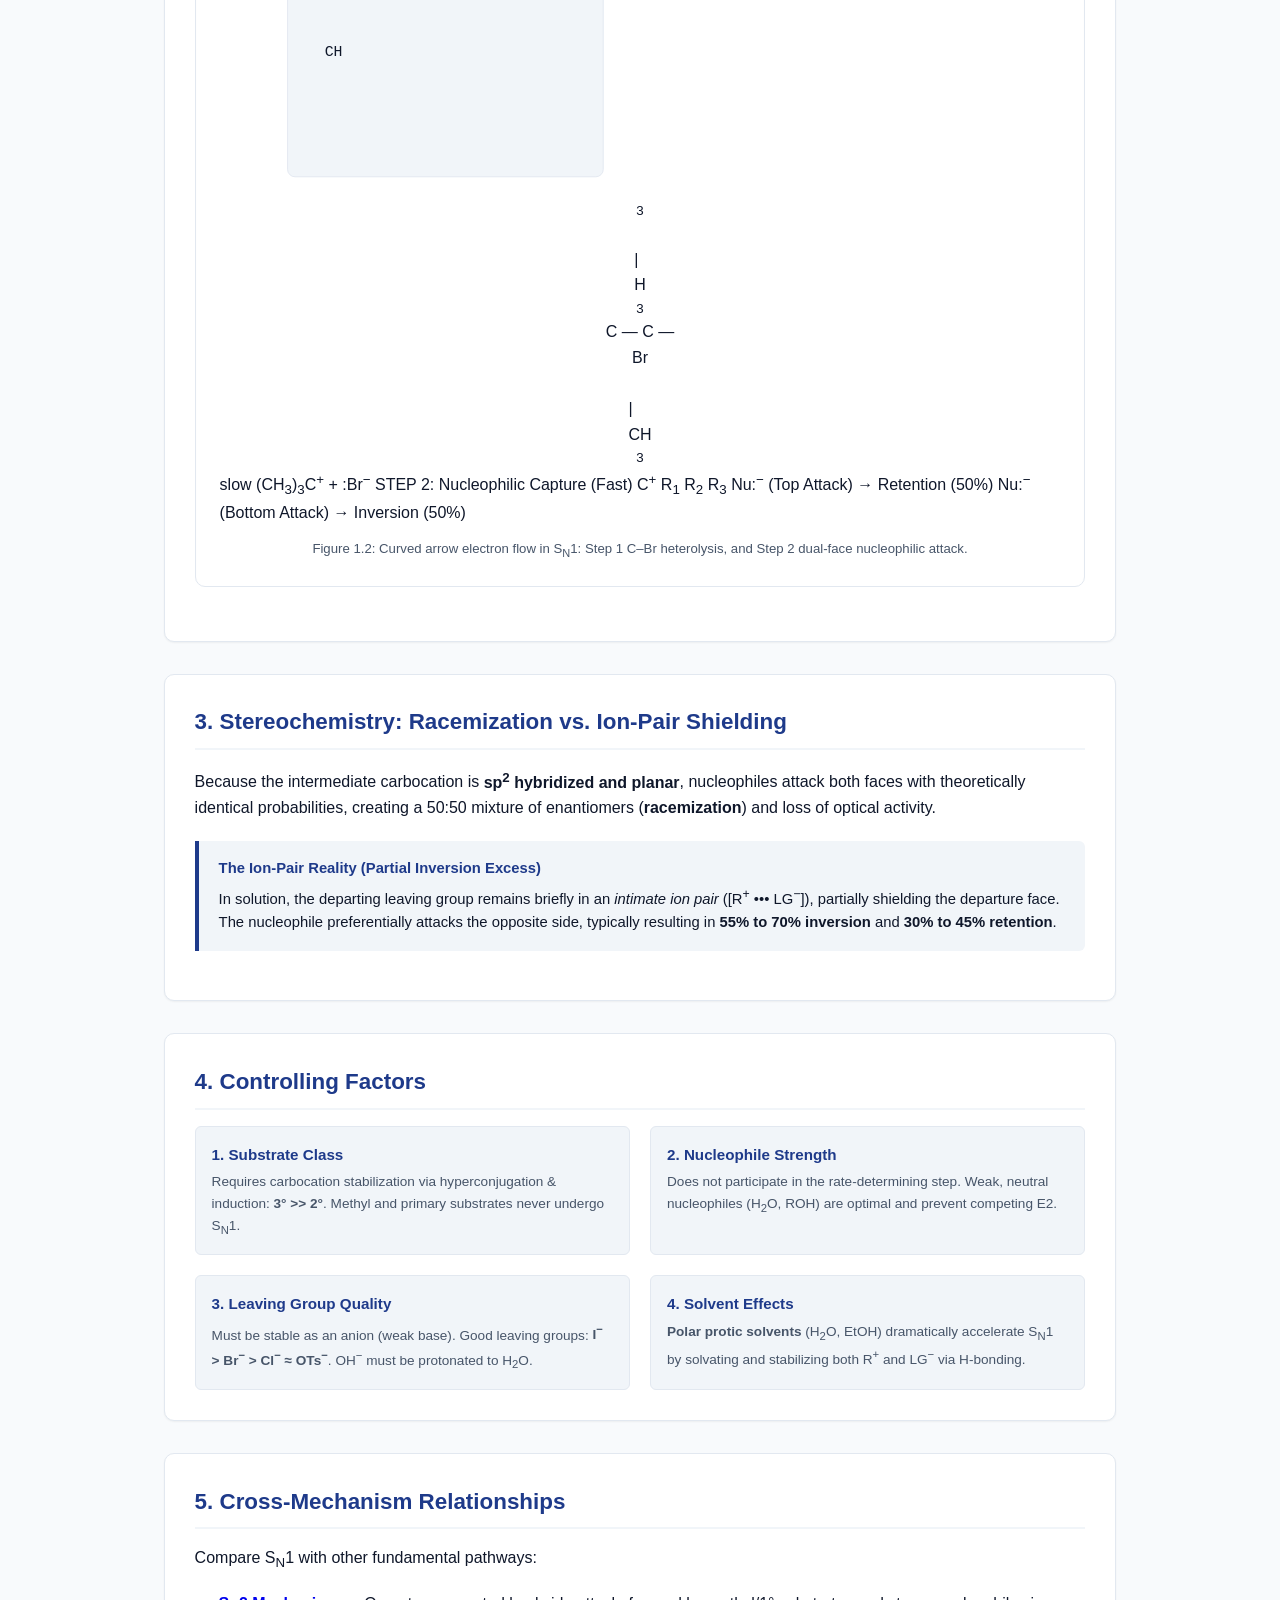
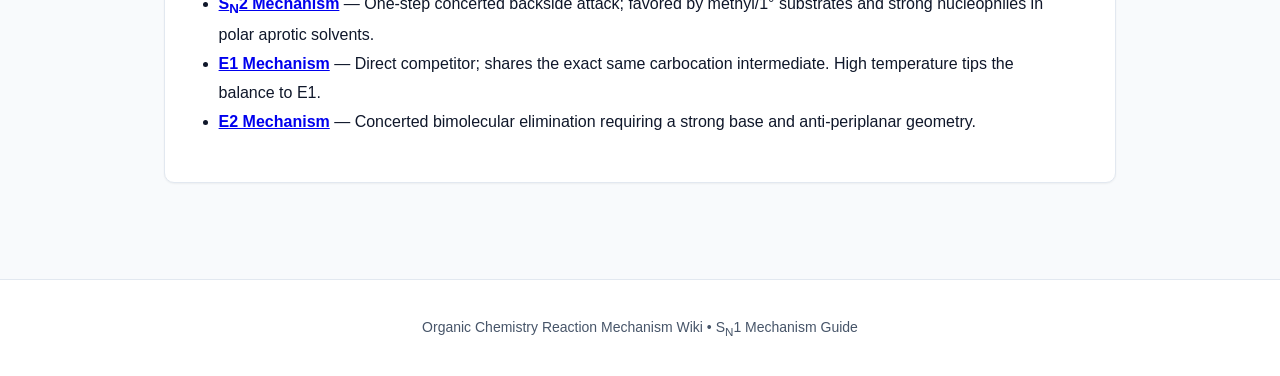
<file: pages/sn1.html>
<!DOCTYPE html>
<html lang="en">
<head>
  <meta charset="UTF-8">
  <meta name="viewport" content="width=device-width, initial-scale=1.0">
  <title>SN1 Mechanism — Unimolecular Nucleophilic Substitution</title>
  <link rel="stylesheet" href="../assets/style.css">
</head>
<body>

  <!-- Top Navigation -->
  <header>
    <div class="nav-container">
      <a href="../index.html" class="brand">
        <span>⚗️ O-Chem Mechanism Hub</span>
        <span class="brand-badge">S<sub>N</sub>1</span>
      </a>
      <div class="nav-right">
        <ul class="nav-links">
          <li><a href="../index.html">Home</a></li>
          <li><a href="sn1.html" class="active">S<sub>N</sub>1</a></li>
          <li><a href="sn2.html">S<sub>N</sub>2</a></li>
          <li><a href="e1.html">E1</a></li>
          <li><a href="e2.html">E2</a></li>
          <li><a href="predictor.html">Predictor</a></li>
          <li><a href="quiz.html">Quiz</a></li>
          <li><a href="compare.html">Compare</a></li>
          <li><a href="chat.html">Q&amp;A Chat</a></li>
        </ul>
        <button id="theme-toggle" class="theme-btn" onclick="toggleTheme()">🌙 Dark</button>
      </div>
    </div>
  </header>

  <main class="page-container">
    <div class="breadcrumb">
      <a href="../index.html">Home</a> &rsaquo; <span>Mechanisms</span> &rsaquo; <span>S<sub>N</sub>1</span>
    </div>

    <div class="header-box">
      <div class="source-cite">📖 Grounded Knowledge: <code>wiki/sn1.md</code></div>
      <h1>S<sub>N</sub>1 Mechanism</h1>
      <p class="lead">Unimolecular Nucleophilic Substitution &bull; Stepwise Ionization &bull; Planar Intermediate</p>
    </div>

    <!-- Overview & Kinetics -->
    <section class="card">
      <h2>1. Overview &amp; Kinetics</h2>
      <p>
        The <strong>S<sub>N</sub>1</strong> (Substitution, Nucleophilic, <strong>Unimolecular</strong>) reaction is a two-step substitution process that proceeds via a discrete <strong>carbocation intermediate</strong>. Because the initial heterolytic bond cleavage (ionization) is the slowest event, the reaction rate is strictly governed by substrate concentration alone.
      </p>

      <div class="callout">
        <div class="callout-title">Rate Law &amp; Molecularity</div>
        <p><strong>Rate = <em>k</em>[Substrate]</strong> &mdash; First-order overall. Changing the concentration or nucleophilic power of the incoming nucleophile does <strong>not</strong> affect the reaction rate.</p>
      </div>

      <!-- Reaction Coordinate SVG -->
      <div class="svg-container">
        <svg viewBox="0 0 760 300" width="100%" height="260" xmlns="http://www.w3.org/2000/svg">
          <defs>
            <marker id="arrow" viewBox="0 0 10 10" refX="5" refY="5" markerWidth="6" markerHeight="6" orient="auto-start-reverse">
              <path d="M 0 0 L 10 5 L 0 10 z" fill="#64748B" />
            </marker>
          </defs>
          <!-- Axes -->
          <line x1="60" y1="260" x2="720" y2="260" stroke="#64748B" stroke-width="2" marker-end="url(#arrow)" />
          <line x1="60" y1="260" x2="60" y2="20" stroke="#64748B" stroke-width="2" marker-end="url(#arrow)" />
          
          <text x="710" y="285" font-size="12" fill="#64748B" text-anchor="end" font-weight="600">Reaction Coordinate →</text>
          <text x="25" y="30" font-size="12" fill="#64748B" transform="rotate(-90 25,30)" font-weight="600">Free Energy (ΔG) →</text>

          <!-- Energy Curve -->
          <path d="M 60 210 C 130 210, 180 50, 240 50 C 300 50, 330 160, 390 160 C 450 160, 480 110, 540 110 C 600 110, 640 230, 700 230" 
                fill="none" stroke="#2563EB" stroke-width="3.5" />

          <!-- Points & Labels -->
          <circle cx="80" cy="210" r="4" fill="#1E3A8A" />
          <text x="80" y="235" font-size="13" font-weight="700" fill="#1E3A8A">R–LG</text>
          <text x="80" y="250" font-size="11" fill="#64748B">Reactant</text>

          <!-- TS1 -->
          <circle cx="240" cy="50" r="5" fill="#DC2626" />
          <text x="240" y="35" font-size="13" font-weight="700" fill="#DC2626" text-anchor="middle">TS1<sup>‡</sup> (Slow / RDS)</text>
          <text x="240" y="70" font-size="11" fill="#64748B" text-anchor="middle">[R<sup>δ+</sup>···LG<sup>δ−</sup>]</text>

          <!-- Carbocation Intermediate -->
          <circle cx="390" cy="160" r="5" fill="#0D9488" />
          <text x="390" y="185" font-size="13" font-weight="700" fill="#0D9488" text-anchor="middle">R<sup>+</sup> + LG<sup>−</sup></text>
          <text x="390" y="200" font-size="11" fill="#0F766E" text-anchor="middle">Planar Carbocation Intermediate</text>

          <!-- TS2 -->
          <circle cx="540" cy="110" r="5" fill="#D97706" />
          <text x="540" y="95" font-size="13" font-weight="700" fill="#D97706" text-anchor="middle">TS2<sup>‡</sup> (Fast)</text>
          <text x="540" y="130" font-size="11" fill="#64748B" text-anchor="middle">[R<sup>δ+</sup>···Nu<sup>δ−</sup>]</text>

          <!-- Product -->
          <circle cx="680" cy="230" r="4" fill="#1E3A8A" />
          <text x="680" y="250" font-size="13" font-weight="700" fill="#1E3A8A">R–Nu + LG<sup>−</sup></text>
          <text x="680" y="265" font-size="11" fill="#64748B">Products</text>

          <!-- Activation Energy Bracket -->
          <line x1="80" y1="210" x2="240" y2="210" stroke="#CBD5E1" stroke-dasharray="4" />
          <line x1="240" y1="210" x2="240" y2="58" stroke="#DC2626" stroke-width="1.5" />
          <text x="248" y="140" font-size="12" fill="#DC2626" font-weight="600">ΔG<sup>‡</sup><sub>1</sub> (E<sub>a, RDS</sub>)</text>
        </svg>
        <div class="svg-caption">Figure 1.1: S<sub>N</sub>1 Reaction Coordinate Energy Diagram showcasing two transition states and the intermediate carbocation trough.</div>
      </div>
    </section>

    <!-- Step-by-Step Mechanism with Curved Arrows SVG -->
    <section class="card">
      <h2>2. Step-by-Step Mechanism</h2>

      <h3>Step 1: Heterolytic Bond Cleavage (Rate-Determining Step)</h3>
      <p>
        The leaving group departs with both bonding electrons. This heterolysis rehybridizes the central carbon from 
        tetrahedral <strong>sp<sup>3</sup></strong> to trigonal planar <strong>sp<sup>2</sup></strong> with an unhybridized, empty <em>p</em> orbital.
      </p>

      <h3>Step 2: Nucleophilic Attack on Planar Carbocation (Fast Step)</h3>
      <p>
        The incoming nucleophile attacks the planar cation. Because both faces of the empty <em>p</em> orbital are exposed, attack occurs from above or below, leading to stereochemical racemization.
      </p>

      <!-- Mechanism Curved Arrows SVG -->
      <div class="svg-container">
        <svg viewBox="0 0 800 280" width="100%" height="260" xmlns="http://www.w3.org/2000/svg">
          <defs>
            <marker id="curved-red" viewBox="0 0 10 10" refX="5" refY="5" markerWidth="6" markerHeight="6" orient="auto-start-reverse">
              <path d="M 0 0 L 10 5 L 0 10 z" fill="#DC2626" />
            </marker>
            <marker id="curved-blue" viewBox="0 0 10 10" refX="5" refY="5" markerWidth="6" markerHeight="6" orient="auto-start-reverse">
              <path d="M 0 0 L 10 5 L 0 10 z" fill="#2563EB" />
            </marker>
          </defs>

          <!-- STEP 1 DIAGRAM -->
          <rect x="20" y="20" width="340" height="235" rx="8" fill="var(--surface-alt)" stroke="var(--border)" />
          <text x="40" y="45" font-size="13" font-weight="700" fill="var(--primary)">STEP 1: C–LG Ionization (Slow)</text>
          
          <text x="60" y="125" font-size="16" font-family="monospace" fill="var(--text)">
            CH<sub>3</sub><br>
            |<br>
            H<sub>3</sub>C &mdash; C &mdash; <tspan font-weight="700" fill="#DC2626">Br</tspan><br>
            |<br>
            CH<sub>3</sub>
          </text>

          <!-- Curved Arrow from C-Br bond to Br -->
          <path d="M 170 120 Q 185 95 195 110" fill="none" stroke="#DC2626" stroke-width="2.5" marker-end="url(#curved-red)" />

          <!-- Reaction Arrow -->
          <line x1="225" y1="130" x2="265" y2="130" stroke="var(--primary)" stroke-width="2" marker-end="url(#arrow)" />
          <text x="245" y="120" font-size="11" fill="var(--primary)" text-anchor="middle" font-weight="600">slow</text>

          <!-- Products of Step 1 -->
          <text x="285" y="115" font-size="15" font-family="monospace" fill="#0D9488" font-weight="700">(CH<sub>3</sub>)<sub>3</sub>C<sup>+</sup></text>
          <text x="285" y="145" font-size="14" font-family="monospace" fill="#DC2626">+ :Br<sup>−</sup></text>

          <!-- STEP 2 DIAGRAM -->
          <rect x="380" y="20" width="395" height="235" rx="8" fill="var(--surface-alt)" stroke="var(--border)" />
          <text x="400" y="45" font-size="13" font-weight="700" fill="var(--primary)">STEP 2: Nucleophilic Capture (Fast)</text>

          <!-- Planar Carbocation -->
          <text x="470" y="135" font-size="18" font-family="monospace" font-weight="700" fill="#0D9488">C<sup>+</sup></text>
          <line x1="430" y1="130" x2="465" y2="130" stroke="var(--text)" stroke-width="2" />
          <text x="400" y="135" font-size="12" fill="var(--text)">R<sub>1</sub></text>
          
          <line x1="480" y1="110" x2="495" y2="90" stroke="var(--text)" stroke-width="2" />
          <text x="495" y="85" font-size="12" fill="var(--text)">R<sub>2</sub></text>

          <line x1="480" y1="150" x2="495" y2="170" stroke="var(--text)" stroke-width="2" />
          <text x="495" y="185" font-size="12" fill="var(--text)">R<sub>3</sub></text>

          <!-- Empty p orbital lobes -->
          <ellipse cx="478" cy="100" rx="9" ry="22" fill="#DBEAFE" stroke="#3B82F6" stroke-dasharray="2" />
          <ellipse cx="478" cy="160" rx="9" ry="22" fill="#DBEAFE" stroke="#3B82F6" stroke-dasharray="2" />

          <!-- Top Attack -->
          <text x="560" y="75" font-size="13" font-weight="700" fill="#2563EB">Nu:<sup>−</sup> (Top Attack)</text>
          <path d="M 555 75 Q 510 70 488 95" fill="none" stroke="#2563EB" stroke-width="2" marker-end="url(#curved-blue)" />
          <text x="670" y="85" font-size="11" fill="#166534" font-weight="600">→ Retention (50%)</text>

          <!-- Bottom Attack -->
          <text x="560" y="195" font-size="13" font-weight="700" fill="#2563EB">Nu:<sup>−</sup> (Bottom Attack)</text>
          <path d="M 555 195 Q 510 200 488 170" fill="none" stroke="#2563EB" stroke-width="2" marker-end="url(#curved-blue)" />
          <text x="670" y="185" font-size="11" fill="#166534" font-weight="600">→ Inversion (50%)</text>
        </svg>
        <div class="svg-caption">Figure 1.2: Curved arrow electron flow in S<sub>N</sub>1: Step 1 C–Br heterolysis, and Step 2 dual-face nucleophilic attack.</div>
      </div>
    </section>

    <!-- Stereochemistry -->
    <section class="card">
      <h2>3. Stereochemistry: Racemization vs. Ion-Pair Shielding</h2>
      <p>
        Because the intermediate carbocation is <strong>sp<sup>2</sup> hybridized and planar</strong>, nucleophiles attack both faces with theoretically identical probabilities, creating a 50:50 mixture of enantiomers (<strong>racemization</strong>) and loss of optical activity.
      </p>

      <div class="callout">
        <div class="callout-title">The Ion-Pair Reality (Partial Inversion Excess)</div>
        <p>
          In solution, the departing leaving group remains briefly in an <em>intimate ion pair</em> ([R<sup>+</sup> &bull;&bull;&bull; LG<sup>−</sup>]), partially shielding the departure face. The nucleophile preferentially attacks the opposite side, typically resulting in <strong>55% to 70% inversion</strong> and <strong>30% to 45% retention</strong>.
        </p>
      </div>
    </section>

    <!-- Controlling Factors -->
    <section class="card">
      <h2>4. Controlling Factors</h2>
      <div class="grid-2">
        <div class="factor-pill">
          <h4>1. Substrate Class</h4>
          <p>Requires carbocation stabilization via hyperconjugation &amp; induction: <strong>3° &gt;&gt; 2°</strong>. Methyl and primary substrates never undergo S<sub>N</sub>1.</p>
        </div>
        <div class="factor-pill">
          <h4>2. Nucleophile Strength</h4>
          <p>Does not participate in the rate-determining step. Weak, neutral nucleophiles (H<sub>2</sub>O, ROH) are optimal and prevent competing E2.</p>
        </div>
        <div class="factor-pill">
          <h4>3. Leaving Group Quality</h4>
          <p>Must be stable as an anion (weak base). Good leaving groups: <strong>I<sup>−</sup> &gt; Br<sup>−</sup> &gt; Cl<sup>−</sup> &asymp; OTs<sup>−</sup></strong>. OH<sup>−</sup> must be protonated to H<sub>2</sub>O.</p>
        </div>
        <div class="factor-pill">
          <h4>4. Solvent Effects</h4>
          <p><strong>Polar protic solvents</strong> (H<sub>2</sub>O, EtOH) dramatically accelerate S<sub>N</sub>1 by solvating and stabilizing both R<sup>+</sup> and LG<sup>−</sup> via H-bonding.</p>
        </div>
      </div>
    </section>

    <!-- Related Mechanisms Navigation -->
    <section class="card">
      <h2>5. Cross-Mechanism Relationships</h2>
      <p>Compare S<sub>N</sub>1 with other fundamental pathways:</p>
      <ul style="margin: 1rem 1.5rem; line-height: 1.8;">
        <li><a href="sn2.html"><strong>S<sub>N</sub>2 Mechanism</strong></a> &mdash; One-step concerted backside attack; favored by methyl/1° substrates and strong nucleophiles in polar aprotic solvents.</li>
        <li><a href="e1.html"><strong>E1 Mechanism</strong></a> &mdash; Direct competitor; shares the exact same carbocation intermediate. High temperature tips the balance to E1.</li>
        <li><a href="e2.html"><strong>E2 Mechanism</strong></a> &mdash; Concerted bimolecular elimination requiring a strong base and anti-periplanar geometry.</li>
      </ul>
    </section>
  </main>

  <footer>
    <p>Organic Chemistry Reaction Mechanism Wiki &bull; S<sub>N</sub>1 Mechanism Guide</p>
  </footer>

  <script src="../assets/app.js"></script>
</body>
</html>
</file>
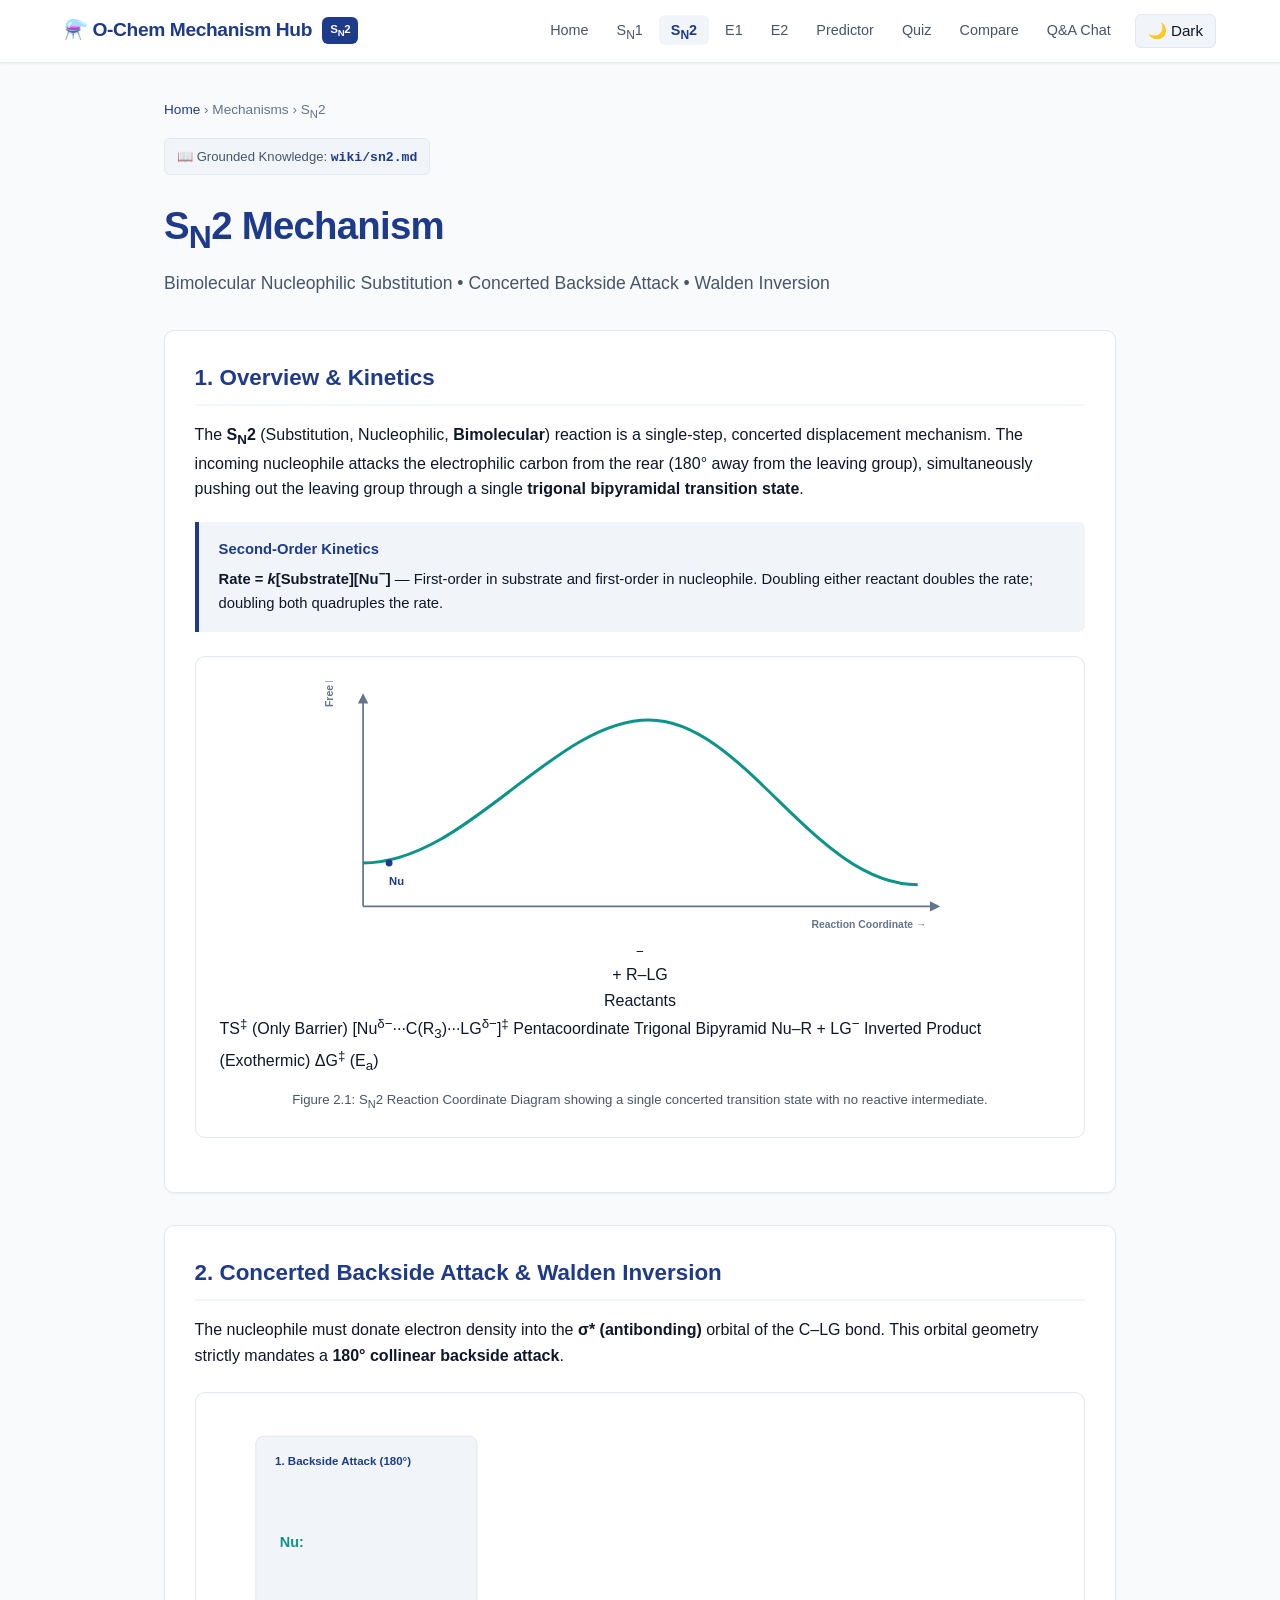
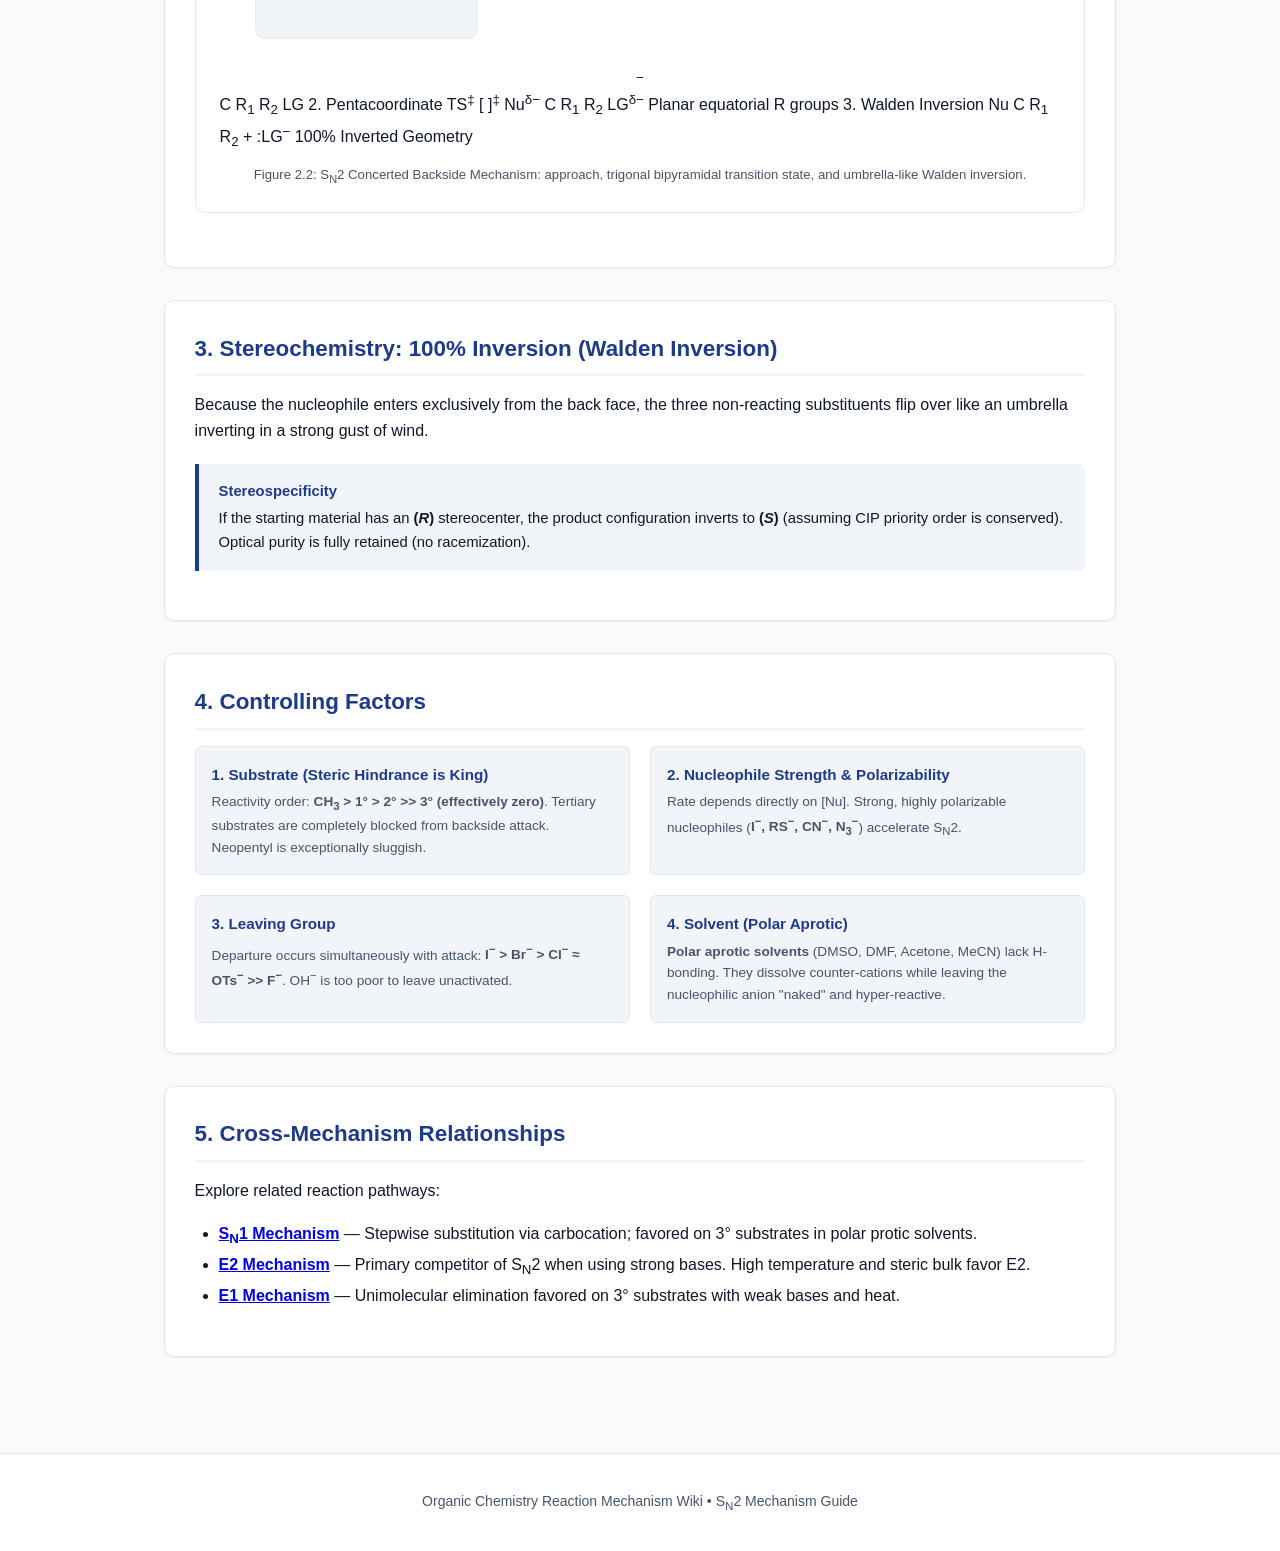
<file: pages/sn2.html>
<!DOCTYPE html>
<html lang="en">
<head>
  <meta charset="UTF-8">
  <meta name="viewport" content="width=device-width, initial-scale=1.0">
  <title>SN2 Mechanism — Bimolecular Nucleophilic Substitution</title>
  <link rel="stylesheet" href="../assets/style.css">
</head>
<body>

  <!-- Top Navigation -->
  <header>
    <div class="nav-container">
      <a href="../index.html" class="brand">
        <span>⚗️ O-Chem Mechanism Hub</span>
        <span class="brand-badge">S<sub>N</sub>2</span>
      </a>
      <div class="nav-right">
        <ul class="nav-links">
          <li><a href="../index.html">Home</a></li>
          <li><a href="sn1.html">S<sub>N</sub>1</a></li>
          <li><a href="sn2.html" class="active">S<sub>N</sub>2</a></li>
          <li><a href="e1.html">E1</a></li>
          <li><a href="e2.html">E2</a></li>
          <li><a href="predictor.html">Predictor</a></li>
          <li><a href="quiz.html">Quiz</a></li>
          <li><a href="compare.html">Compare</a></li>
          <li><a href="chat.html">Q&amp;A Chat</a></li>
        </ul>
        <button id="theme-toggle" class="theme-btn" onclick="toggleTheme()">🌙 Dark</button>
      </div>
    </div>
  </header>

  <main class="page-container">
    <div class="breadcrumb">
      <a href="../index.html">Home</a> &rsaquo; <span>Mechanisms</span> &rsaquo; <span>S<sub>N</sub>2</span>
    </div>

    <div class="header-box">
      <div class="source-cite">📖 Grounded Knowledge: <code>wiki/sn2.md</code></div>
      <h1>S<sub>N</sub>2 Mechanism</h1>
      <p class="lead">Bimolecular Nucleophilic Substitution &bull; Concerted Backside Attack &bull; Walden Inversion</p>
    </div>

    <!-- Overview & Kinetics -->
    <section class="card">
      <h2>1. Overview &amp; Kinetics</h2>
      <p>
        The <strong>S<sub>N</sub>2</strong> (Substitution, Nucleophilic, <strong>Bimolecular</strong>) reaction is a single-step, concerted displacement mechanism. The incoming nucleophile attacks the electrophilic carbon from the rear (180° away from the leaving group), simultaneously pushing out the leaving group through a single <strong>trigonal bipyramidal transition state</strong>.
      </p>

      <div class="callout">
        <div class="callout-title">Second-Order Kinetics</div>
        <p><strong>Rate = <em>k</em>[Substrate][Nu<sup>−</sup>]</strong> &mdash; First-order in substrate and first-order in nucleophile. Doubling either reactant doubles the rate; doubling both quadruples the rate.</p>
      </div>

      <!-- Reaction Coordinate SVG -->
      <div class="svg-container">
        <svg viewBox="0 0 760 300" width="100%" height="260" xmlns="http://www.w3.org/2000/svg">
          <defs>
            <marker id="arrow" viewBox="0 0 10 10" refX="5" refY="5" markerWidth="6" markerHeight="6" orient="auto-start-reverse">
              <path d="M 0 0 L 10 5 L 0 10 z" fill="#64748B" />
            </marker>
          </defs>
          <!-- Axes -->
          <line x1="60" y1="260" x2="720" y2="260" stroke="#64748B" stroke-width="2" marker-end="url(#arrow)" />
          <line x1="60" y1="260" x2="60" y2="20" stroke="#64748B" stroke-width="2" marker-end="url(#arrow)" />
          
          <text x="710" y="285" font-size="12" fill="#64748B" text-anchor="end" font-weight="600">Reaction Coordinate →</text>
          <text x="25" y="30" font-size="12" fill="#64748B" transform="rotate(-90 25,30)" font-weight="600">Free Energy (ΔG) →</text>

          <!-- Single Barrier Energy Curve -->
          <path d="M 60 210 C 180 210, 280 45, 390 45 C 500 45, 580 235, 700 235" 
                fill="none" stroke="#0D9488" stroke-width="3.5" />

          <!-- Reactants -->
          <circle cx="90" cy="210" r="4" fill="#1E3A8A" />
          <text x="90" y="235" font-size="13" font-weight="700" fill="#1E3A8A">Nu<sup>−</sup> + R–LG</text>
          <text x="90" y="250" font-size="11" fill="#64748B">Reactants</text>

          <!-- Single TS -->
          <circle cx="390" cy="45" r="5" fill="#DC2626" />
          <text x="390" y="30" font-size="13" font-weight="700" fill="#DC2626" text-anchor="middle">TS<sup>‡</sup> (Only Barrier)</text>
          <text x="390" y="70" font-size="12" fill="#0F766E" font-weight="600" text-anchor="middle">[Nu<sup>δ−</sup>···C(R<sub>3</sub>)···LG<sup>δ−</sup>]<sup>‡</sup></text>
          <text x="390" y="85" font-size="11" fill="#64748B" text-anchor="middle">Pentacoordinate Trigonal Bipyramid</text>

          <!-- Products -->
          <circle cx="680" cy="235" r="4" fill="#1E3A8A" />
          <text x="680" y="255" font-size="13" font-weight="700" fill="#1E3A8A">Nu–R + LG<sup>−</sup></text>
          <text x="680" y="270" font-size="11" fill="#64748B">Inverted Product (Exothermic)</text>

          <!-- Activation Energy -->
          <line x1="90" y1="210" x2="390" y2="210" stroke="#CBD5E1" stroke-dasharray="4" />
          <line x1="390" y1="210" x2="390" y2="53" stroke="#DC2626" stroke-width="1.5" />
          <text x="400" y="145" font-size="12" fill="#DC2626" font-weight="600">ΔG<sup>‡</sup> (E<sub>a</sub>)</text>
        </svg>
        <div class="svg-caption">Figure 2.1: S<sub>N</sub>2 Reaction Coordinate Diagram showing a single concerted transition state with no reactive intermediate.</div>
      </div>
    </section>

    <!-- Concerted Backside Mechanism & Walden Inversion SVG -->
    <section class="card">
      <h2>2. Concerted Backside Attack &amp; Walden Inversion</h2>
      <p>
        The nucleophile must donate electron density into the <strong>σ* (antibonding)</strong> orbital of the C–LG bond. This orbital geometry strictly mandates a <strong>180° collinear backside attack</strong>.
      </p>

      <!-- SVG Mechanism Diagram -->
      <div class="svg-container">
        <svg viewBox="0 0 820 260" width="100%" height="250" xmlns="http://www.w3.org/2000/svg">
          <defs>
            <marker id="curv-red" viewBox="0 0 10 10" refX="5" refY="5" markerWidth="6" markerHeight="6" orient="auto-start-reverse">
              <path d="M 0 0 L 10 5 L 0 10 z" fill="#DC2626" />
            </marker>
            <marker id="curv-teal" viewBox="0 0 10 10" refX="5" refY="5" markerWidth="6" markerHeight="6" orient="auto-start-reverse">
              <path d="M 0 0 L 10 5 L 0 10 z" fill="#0D9488" />
            </marker>
          </defs>

          <!-- STAGE 1: Attack -->
          <g transform="translate(10, 20)">
            <rect width="230" height="210" rx="8" fill="var(--surface-alt)" stroke="var(--border)" />
            <text x="20" y="30" font-size="12" font-weight="700" fill="var(--primary)">1. Backside Attack (180°)</text>
            
            <text x="25" y="115" font-size="15" font-weight="700" fill="#0D9488">Nu:<sup>−</sup></text>
            <!-- Curved arrow to carbon -->
            <path d="M 60 110 Q 90 95 110 110" fill="none" stroke="#0D9488" stroke-width="2.5" marker-end="url(#curv-teal)" />

            <!-- Substrate: Carbon with wedge/dash -->
            <text x="125" y="115" font-size="16" font-family="monospace" font-weight="700" fill="var(--text)">C</text>
            <!-- Substituents umbrella pointing left -->
            <line x1="125" y1="100" x2="105" y2="75" stroke="var(--text)" stroke-width="2" />
            <text x="95" y="70" font-size="11" fill="var(--text)">R<sub>1</sub></text>

            <line x1="125" y1="125" x2="105" y2="150" stroke="var(--text)" stroke-width="2" />
            <text x="95" y="165" font-size="11" fill="var(--text)">R<sub>2</sub></text>

            <line x1="135" y1="110" x2="190" y2="110" stroke="var(--text)" stroke-width="2.5" />
            <text x="195" y="115" font-size="15" font-weight="700" fill="#DC2626">LG</text>

            <!-- Curved arrow from C-LG to LG -->
            <path d="M 160 105 Q 180 85 195 95" fill="none" stroke="#DC2626" stroke-width="2.5" marker-end="url(#curv-red)" />
          </g>

          <!-- ARROW -->
          <line x1="255" y1="125" x2="285" y2="125" stroke="var(--primary)" stroke-width="2" marker-end="url(#arrow)" />

          <!-- STAGE 2: Transition State -->
          <g transform="translate(295, 20)">
            <rect width="250" height="210" rx="8" fill="var(--surface-alt)" stroke="var(--border)" />
            <text x="20" y="30" font-size="12" font-weight="700" fill="#0D9488">2. Pentacoordinate TS<sup>‡</sup></text>

            <!-- Bracket representation -->
            <text x="25" y="115" font-size="28" fill="var(--text-subtle)">[</text>
            <text x="215" y="115" font-size="28" fill="var(--text-subtle)">]<sup>‡</sup></text>

            <text x="45" y="115" font-size="13" font-weight="700" fill="#0D9488">Nu<sup>δ−</sup></text>
            <line x1="80" y1="110" x2="120" y2="110" stroke="#0D9488" stroke-dasharray="3" stroke-width="2" />
            
            <!-- Planar C center -->
            <text x="125" y="115" font-size="16" font-family="monospace" font-weight="700" fill="var(--text)">C</text>
            <line x1="130" y1="95" x2="130" y2="65" stroke="var(--text)" stroke-width="2" />
            <text x="125" y="60" font-size="11" fill="var(--text)">R<sub>1</sub></text>

            <line x1="130" y1="125" x2="130" y2="155" stroke="var(--text)" stroke-width="2" />
            <text x="125" y="170" font-size="11" fill="var(--text)">R<sub>2</sub></text>

            <line x1="140" y1="110" x2="180" y2="110" stroke="#DC2626" stroke-dasharray="3" stroke-width="2" />
            <text x="185" y="115" font-size="13" font-weight="700" fill="#DC2626">LG<sup>δ−</sup></text>

            <text x="125" y="195" font-size="10" fill="var(--text-subtle)" text-anchor="middle">Planar equatorial R groups</text>
          </g>

          <!-- ARROW -->
          <line x1="560" y1="125" x2="590" y2="125" stroke="var(--primary)" stroke-width="2" marker-end="url(#arrow)" />

          <!-- STAGE 3: Inverted Product -->
          <g transform="translate(600, 20)">
            <rect width="210" height="210" rx="8" fill="var(--surface-alt)" stroke="var(--border)" />
            <text x="20" y="30" font-size="12" font-weight="700" fill="var(--primary)">3. Walden Inversion</text>

            <text x="25" y="115" font-size="15" font-weight="700" fill="#0D9488">Nu</text>
            <line x1="50" y1="110" x2="105" y2="110" stroke="var(--text)" stroke-width="2.5" />
            <text x="110" y="115" font-size="16" font-family="monospace" font-weight="700" fill="var(--text)">C</text>

            <!-- Flipped umbrella pointing right -->
            <line x1="120" y1="100" x2="145" y2="75" stroke="var(--text)" stroke-width="2" />
            <text x="150" y="70" font-size="11" fill="var(--text)">R<sub>1</sub></text>

            <line x1="120" y1="125" x2="145" y2="150" stroke="var(--text)" stroke-width="2" />
            <text x="150" y="165" font-size="11" fill="var(--text)">R<sub>2</sub></text>

            <text x="175" y="115" font-size="14" font-family="monospace" fill="#DC2626">+ :LG<sup>−</sup></text>
            <text x="105" y="195" font-size="11" font-weight="700" fill="#166534" text-anchor="middle">100% Inverted Geometry</text>
          </g>
        </svg>
        <div class="svg-caption">Figure 2.2: S<sub>N</sub>2 Concerted Backside Mechanism: approach, trigonal bipyramidal transition state, and umbrella-like Walden inversion.</div>
      </div>
    </section>

    <!-- Stereochemistry -->
    <section class="card">
      <h2>3. Stereochemistry: 100% Inversion (Walden Inversion)</h2>
      <p>
        Because the nucleophile enters exclusively from the back face, the three non-reacting substituents flip over 
        like an umbrella inverting in a strong gust of wind.
      </p>
      <div class="callout">
        <div class="callout-title">Stereospecificity</div>
        <p>
          If the starting material has an <strong>(<em>R</em>)</strong> stereocenter, the product configuration inverts to 
          <strong>(<em>S</em>)</strong> (assuming CIP priority order is conserved). Optical purity is fully retained (no racemization).
        </p>
      </div>
    </section>

    <!-- Controlling Factors -->
    <section class="card">
      <h2>4. Controlling Factors</h2>
      <div class="grid-2">
        <div class="factor-pill">
          <h4>1. Substrate (Steric Hindrance is King)</h4>
          <p>Reactivity order: <strong>CH<sub>3</sub> &gt; 1° &gt; 2° &gt;&gt; 3° (effectively zero)</strong>. Tertiary substrates are completely blocked from backside attack. Neopentyl is exceptionally sluggish.</p>
        </div>
        <div class="factor-pill">
          <h4>2. Nucleophile Strength &amp; Polarizability</h4>
          <p>Rate depends directly on [Nu]. Strong, highly polarizable nucleophiles (<strong>I<sup>−</sup>, RS<sup>−</sup>, CN<sup>−</sup>, N<sub>3</sub><sup>−</sup></strong>) accelerate S<sub>N</sub>2.</p>
        </div>
        <div class="factor-pill">
          <h4>3. Leaving Group</h4>
          <p>Departure occurs simultaneously with attack: <strong>I<sup>−</sup> &gt; Br<sup>−</sup> &gt; Cl<sup>−</sup> &asymp; OTs<sup>−</sup> &gt;&gt; F<sup>−</sup></strong>. OH<sup>−</sup> is too poor to leave unactivated.</p>
        </div>
        <div class="factor-pill">
          <h4>4. Solvent (Polar Aprotic)</h4>
          <p><strong>Polar aprotic solvents</strong> (DMSO, DMF, Acetone, MeCN) lack H-bonding. They dissolve counter-cations while leaving the nucleophilic anion "naked" and hyper-reactive.</p>
        </div>
      </div>
    </section>

    <!-- Related Mechanisms Navigation -->
    <section class="card">
      <h2>5. Cross-Mechanism Relationships</h2>
      <p>Explore related reaction pathways:</p>
      <ul style="margin: 1rem 1.5rem; line-height: 1.8;">
        <li><a href="sn1.html"><strong>S<sub>N</sub>1 Mechanism</strong></a> &mdash; Stepwise substitution via carbocation; favored on 3° substrates in polar protic solvents.</li>
        <li><a href="e2.html"><strong>E2 Mechanism</strong></a> &mdash; Primary competitor of S<sub>N</sub>2 when using strong bases. High temperature and steric bulk favor E2.</li>
        <li><a href="e1.html"><strong>E1 Mechanism</strong></a> &mdash; Unimolecular elimination favored on 3° substrates with weak bases and heat.</li>
      </ul>
    </section>
  </main>

  <footer>
    <p>Organic Chemistry Reaction Mechanism Wiki &bull; S<sub>N</sub>2 Mechanism Guide</p>
  </footer>

  <script src="../assets/app.js"></script>
</body>
</html>
</file>
<file: assets/style.css>
/* ==========================================================================
   Organic Chemistry LLM Wiki & Learning Hub — Master Stylesheet
   assets/style.css
   ========================================================================== */

:root {
  /* Light Theme Palette */
  --bg: #F8FAFC;
  --surface: #FFFFFF;
  --surface-alt: #F1F5F9;
  --surface-hover: #E2E8F0;
  --text: #0F172A;
  --text-muted: #475569;
  --text-subtle: #64748B;
  
  --primary: #1E3A8A;
  --primary-light: #2563EB;
  --primary-bg: #EFF6FF;
  --primary-border: #BFDBFE;

  --accent: #0D9488;
  --accent-bg: #F0FDFA;

  --border: #E2E8F0;
  --border-dark: #CBD5E1;

  /* Mechanism Theme Colors */
  --sn1-color: #2563EB;
  --sn1-bg: #EFF6FF;
  --sn1-border: #BFDBFE;

  --sn2-color: #0D9488;
  --sn2-bg: #F0FDFA;
  --sn2-border: #99F6E4;

  --e1-color: #D97706;
  --e1-bg: #FFFBEB;
  --e1-border: #FDE68A;

  --e2-color: #DC2626;
  --e2-bg: #FEF2F2;
  --e2-border: #FECACA;

  /* Status Colors */
  --success: #16A34A;
  --success-bg: #DCFCE7;
  --error: #DC2626;
  --error-bg: #FEE2E2;

  /* UI Tokens */
  --radius-sm: 6px;
  --radius-md: 10px;
  --radius-lg: 14px;
  --shadow-sm: 0 1px 2px 0 rgb(0 0 0 / 0.05);
  --shadow-md: 0 4px 6px -1px rgb(0 0 0 / 0.08), 0 2px 4px -2px rgb(0 0 0 / 0.06);
  --shadow-lg: 0 10px 15px -3px rgb(0 0 0 / 0.08), 0 4px 6px -4px rgb(0 0 0 / 0.04);
  --transition: all 0.2s cubic-bezier(0.4, 0, 0.2, 1);
}

/* Dark Theme Overrides */
[data-theme="dark"] {
  --bg: #0B1120;
  --surface: #1E293B;
  --surface-alt: #0F172A;
  --surface-hover: #334155;
  --text: #F8FAFC;
  --text-muted: #94A3B8;
  --text-subtle: #64748B;

  --primary: #60A5FA;
  --primary-light: #93C5FD;
  --primary-bg: #1E3A8A33;
  --primary-border: #1E3A8A;

  --accent: #2DD4BF;
  --accent-bg: #0F766E33;

  --border: #334155;
  --border-dark: #475569;

  --sn1-color: #60A5FA;
  --sn1-bg: #1E3A8A33;
  --sn1-border: #1E40AF;

  --sn2-color: #2DD4BF;
  --sn2-bg: #0F766E33;
  --sn2-border: #115E59;

  --e1-color: #FBBF24;
  --e1-bg: #78350F33;
  --e1-border: #92400E;

  --e2-color: #F87171;
  --e2-bg: #7F1D1D33;
  --e2-border: #991B1B;

  --success-bg: #064E3B44;
  --error-bg: #7F1D1D44;
  --shadow-sm: 0 1px 2px 0 rgb(0 0 0 / 0.4);
  --shadow-md: 0 4px 6px -1px rgb(0 0 0 / 0.4);
  --shadow-lg: 0 10px 15px -3px rgb(0 0 0 / 0.4);
}

/* ==========================================================================
   Base & Reset
   ========================================================================== */

* {
  box-sizing: border-box;
  margin: 0;
  padding: 0;
}

body {
  background-color: var(--bg);
  color: var(--text);
  font-family: -apple-system, BlinkMacSystemFont, "Segoe UI", Roboto, Helvetica, Arial, sans-serif;
  line-height: 1.6;
  -webkit-font-smoothing: antialiased;
  transition: background-color 0.25s ease, color 0.25s ease;
}

/* ==========================================================================
   Header & Navigation
   ========================================================================== */

header {
  background: var(--surface);
  border-bottom: 1px solid var(--border);
  position: sticky;
  top: 0;
  z-index: 100;
  box-shadow: var(--shadow-sm);
  transition: background-color 0.25s ease, border-color 0.25s ease;
}

.nav-container {
  max-width: 1200px;
  margin: 0 auto;
  padding: 0.85rem 1.5rem;
  display: flex;
  justify-content: space-between;
  align-items: center;
  flex-wrap: wrap;
  gap: 1rem;
}

.brand {
  display: flex;
  align-items: center;
  gap: 0.65rem;
  text-decoration: none;
  color: var(--primary);
  font-weight: 700;
  font-size: 1.2rem;
  letter-spacing: -0.02em;
}

.brand-badge {
  background: var(--primary);
  color: #FFFFFF;
  padding: 0.2rem 0.5rem;
  border-radius: var(--radius-sm);
  font-size: 0.72rem;
  font-weight: 600;
}
[data-theme="dark"] .brand-badge {
  color: #0B1120;
}

.nav-right {
  display: flex;
  align-items: center;
  gap: 0.75rem;
}

.nav-links {
  display: flex;
  gap: 0.25rem;
  list-style: none;
  flex-wrap: wrap;
}

.nav-links a {
  text-decoration: none;
  color: var(--text-muted);
  font-weight: 500;
  padding: 0.45rem 0.75rem;
  border-radius: var(--radius-sm);
  font-size: 0.9rem;
  transition: var(--transition);
}

.nav-links a:hover,
.nav-links a.active {
  background: var(--surface-alt);
  color: var(--primary);
  font-weight: 600;
}

/* Dark Mode Toggle Button */
.theme-btn {
  background: var(--surface-alt);
  border: 1px solid var(--border);
  color: var(--text);
  cursor: pointer;
  padding: 0.45rem 0.75rem;
  border-radius: var(--radius-sm);
  font-size: 0.95rem;
  display: inline-flex;
  align-items: center;
  gap: 0.4rem;
  transition: var(--transition);
}
.theme-btn:hover {
  background: var(--surface-hover);
  border-color: var(--border-dark);
}

/* ==========================================================================
   Hero & Search Bar
   ========================================================================== */

.hero {
  background: linear-gradient(180deg, var(--surface) 0%, var(--bg) 100%);
  border-bottom: 1px solid var(--border);
  padding: 3rem 1.5rem 2.5rem;
  text-align: center;
}

.hero-content {
  max-width: 820px;
  margin: 0 auto;
}

.hero h1 {
  font-size: 2.5rem;
  font-weight: 800;
  color: var(--primary);
  letter-spacing: -0.03em;
  margin-bottom: 0.75rem;
}

.hero p {
  font-size: 1.1rem;
  color: var(--text-muted);
  margin-bottom: 1.5rem;
}

.search-box {
  max-width: 540px;
  margin: 1.5rem auto 0;
  position: relative;
}

.search-input {
  width: 100%;
  padding: 0.85rem 1.25rem 0.85rem 2.75rem;
  font-size: 0.95rem;
  border: 2px solid var(--border);
  border-radius: 9999px;
  background: var(--surface);
  color: var(--text);
  box-shadow: var(--shadow-sm);
  outline: none;
  transition: var(--transition);
}

.search-input:focus {
  border-color: var(--primary-light);
  box-shadow: 0 0 0 3px var(--primary-bg);
}

.search-icon {
  position: absolute;
  left: 1rem;
  top: 50%;
  transform: translateY(-50%);
  font-size: 1rem;
  color: var(--text-subtle);
  pointer-events: none;
}

.search-results-dropdown {
  position: absolute;
  top: calc(100% + 6px);
  left: 0;
  right: 0;
  background: var(--surface);
  border: 1px solid var(--border);
  border-radius: var(--radius-md);
  box-shadow: var(--shadow-lg);
  max-height: 340px;
  overflow-y: auto;
  z-index: 50;
  display: none;
  text-align: left;
}

.search-result-item {
  padding: 0.75rem 1.25rem;
  border-bottom: 1px solid var(--border);
  cursor: pointer;
  text-decoration: none;
  display: block;
  color: var(--text);
  transition: var(--transition);
}

.search-result-item:hover {
  background: var(--surface-alt);
}

.search-result-item .item-title {
  font-weight: 700;
  color: var(--primary);
  font-size: 0.95rem;
}

.search-result-item .item-desc {
  font-size: 0.85rem;
  color: var(--text-muted);
  margin-top: 0.15rem;
}

/* ==========================================================================
   Containers & Structure
   ========================================================================== */

.container {
  max-width: 1200px;
  margin: 0 auto;
  padding: 2.5rem 1.5rem;
}

.page-container {
  max-width: 1000px;
  margin: 0 auto;
  padding: 2.25rem 1.5rem 4rem;
}

.breadcrumb {
  font-size: 0.85rem;
  color: var(--text-subtle);
  margin-bottom: 1rem;
}
.breadcrumb a {
  color: var(--primary);
  text-decoration: none;
}

.header-box {
  margin-bottom: 2rem;
}

.header-box h1 {
  font-size: 2.4rem;
  color: var(--primary);
  letter-spacing: -0.02em;
  margin-bottom: 0.4rem;
}

.header-box .lead {
  font-size: 1.1rem;
  color: var(--text-muted);
}

.source-cite {
  background: var(--surface-alt);
  border-radius: var(--radius-sm);
  padding: 0.4rem 0.75rem;
  font-size: 0.82rem;
  color: var(--text-muted);
  margin-bottom: 1.25rem;
  display: inline-block;
  border: 1px solid var(--border);
}

.source-cite code {
  color: var(--primary);
  font-weight: 600;
}

/* ==========================================================================
   Cards & Layout Components
   ========================================================================== */

.card {
  background: var(--surface);
  border: 1px solid var(--border);
  border-radius: var(--radius-md);
  padding: 1.85rem;
  margin-bottom: 2rem;
  box-shadow: var(--shadow-sm);
  transition: var(--transition);
}

.card h2 {
  font-size: 1.4rem;
  color: var(--primary);
  margin-bottom: 1rem;
  padding-bottom: 0.5rem;
  border-bottom: 2px solid var(--surface-alt);
}

.card h3 {
  font-size: 1.1rem;
  color: var(--text);
  margin: 1.25rem 0 0.5rem;
}

.section-title {
  font-size: 1.75rem;
  font-weight: 700;
  color: var(--primary);
  margin-bottom: 0.4rem;
  letter-spacing: -0.02em;
}

.section-desc {
  color: var(--text-muted);
  margin-bottom: 1.75rem;
  font-size: 1rem;
}

/* Mechanism Cards Grid */
.mechanism-grid {
  display: grid;
  grid-template-columns: repeat(auto-fit, minmax(260px, 1fr));
  gap: 1.5rem;
  margin-bottom: 3.5rem;
}

.mechanism-card {
  background: var(--surface);
  border-radius: var(--radius-md);
  border: 1px solid var(--border);
  padding: 1.65rem;
  box-shadow: var(--shadow-sm);
  transition: transform 0.2s ease, box-shadow 0.2s ease, border-color 0.2s ease;
  display: flex;
  flex-direction: column;
  position: relative;
  overflow: hidden;
}

.mechanism-card::before {
  content: "";
  position: absolute;
  top: 0;
  left: 0;
  right: 0;
  height: 4px;
}

.mechanism-card.sn1::before { background: var(--sn1-color); }
.mechanism-card.sn2::before { background: var(--sn2-color); }
.mechanism-card.e1::before  { background: var(--e1-color); }
.mechanism-card.e2::before  { background: var(--e2-color); }

.mechanism-card:hover {
  transform: translateY(-4px);
  box-shadow: var(--shadow-lg);
  border-color: var(--border-dark);
}

.card-header {
  display: flex;
  justify-content: space-between;
  align-items: baseline;
  margin-bottom: 0.65rem;
}

.card-code {
  font-size: 1.65rem;
  font-weight: 800;
  letter-spacing: -0.02em;
}

.mechanism-card.sn1 .card-code { color: var(--sn1-color); }
.mechanism-card.sn2 .card-code { color: var(--sn2-color); }
.mechanism-card.e1 .card-code  { color: var(--e1-color); }
.mechanism-card.e2 .card-code  { color: var(--e2-color); }

.type-pill {
  font-size: 0.72rem;
  font-weight: 700;
  padding: 0.2rem 0.5rem;
  border-radius: var(--radius-sm);
  text-transform: uppercase;
  letter-spacing: 0.05em;
}

.sn1 .type-pill { background: var(--sn1-bg); color: var(--sn1-color); }
.sn2 .type-pill { background: var(--sn2-bg); color: var(--sn2-color); }
.e1  .type-pill { background: var(--e1-bg); color: var(--e1-color); }
.e2  .type-pill { background: var(--e2-bg); color: var(--e2-color); }

.card-subtitle {
  font-size: 0.88rem;
  font-weight: 600;
  color: var(--text-muted);
  margin-bottom: 0.85rem;
}

.card-body {
  font-size: 0.92rem;
  color: var(--text);
  line-height: 1.55;
  margin-bottom: 1.25rem;
  flex-grow: 1;
}

.feature-list {
  list-style: none;
  border-top: 1px solid var(--border);
  padding-top: 0.85rem;
  margin-bottom: 1.25rem;
  font-size: 0.85rem;
}

.feature-list li {
  display: flex;
  justify-content: space-between;
  padding: 0.3rem 0;
  border-bottom: 1px dashed var(--border);
}

.feature-label {
  color: var(--text-muted);
}

.feature-val {
  font-weight: 600;
  color: var(--text);
}

.card-action {
  text-decoration: none;
  display: block;
  text-align: center;
  padding: 0.65rem;
  border-radius: var(--radius-sm);
  font-weight: 600;
  font-size: 0.9rem;
  transition: var(--transition);
}

.sn1 .card-action { background: var(--sn1-bg); color: var(--sn1-color); border: 1px solid var(--sn1-border); }
.sn1 .card-action:hover { background: var(--sn1-color); color: #FFFFFF; }

.sn2 .card-action { background: var(--sn2-bg); color: var(--sn2-color); border: 1px solid var(--sn2-border); }
.sn2 .card-action:hover { background: var(--sn2-color); color: #FFFFFF; }

.e1 .card-action { background: var(--e1-bg); color: var(--e1-color); border: 1px solid var(--e1-border); }
.e1 .card-action:hover { background: var(--e1-color); color: #FFFFFF; }

.e2 .card-action { background: var(--e2-bg); color: var(--e2-color); border: 1px solid var(--e2-border); }
.e2 .card-action:hover { background: var(--e2-color); color: #FFFFFF; }

/* Callout Box */
.callout {
  background: var(--surface-alt);
  border-left: 4px solid var(--primary);
  padding: 1rem 1.25rem;
  border-radius: 0 var(--radius-sm) var(--radius-sm) 0;
  margin: 1.25rem 0;
  font-size: 0.925rem;
}

.callout-title {
  font-weight: 700;
  color: var(--primary);
  margin-bottom: 0.25rem;
}

/* Factor Grid */
.grid-2 {
  display: grid;
  grid-template-columns: 1fr 1fr;
  gap: 1.25rem;
}

@media (max-width: 768px) {
  .grid-2 { grid-template-columns: 1fr; }
}

.factor-pill {
  background: var(--surface-alt);
  padding: 1rem;
  border-radius: var(--radius-sm);
  border: 1px solid var(--border);
}

.factor-pill h4 {
  color: var(--primary);
  margin-bottom: 0.25rem;
  font-size: 0.95rem;
}

.factor-pill p {
  font-size: 0.85rem;
  color: var(--text-muted);
}

/* ==========================================================================
   SVG Diagrams
   ========================================================================== */

.svg-container {
  background: var(--surface);
  border: 1px solid var(--border);
  border-radius: var(--radius-md);
  padding: 1.5rem;
  margin: 1.5rem 0;
  display: flex;
  flex-direction: column;
  align-items: center;
  box-shadow: inset 0 1px 3px rgba(0,0,0,0.02);
  overflow-x: auto;
}

.svg-caption {
  font-size: 0.825rem;
  color: var(--text-muted);
  margin-top: 0.75rem;
  text-align: center;
}

/* In dark mode, ensure SVGs remain legible */
[data-theme="dark"] .svg-container {
  background: #131E30;
}
[data-theme="dark"] .svg-container svg text {
  fill: #E2E8F0 !important;
}

/* ==========================================================================
   Comparison Table
   ========================================================================== */

.table-section {
  background: var(--surface);
  border-radius: var(--radius-md);
  border: 1px solid var(--border);
  box-shadow: var(--shadow-sm);
  padding: 1.75rem;
  margin-bottom: 3.5rem;
  overflow-x: auto;
}

table.comparison-table,
table.data-table {
  width: 100%;
  border-collapse: collapse;
  font-size: 0.9rem;
  min-width: 680px;
}

table.comparison-table th,
table.comparison-table td,
table.data-table th,
table.data-table td {
  padding: 0.85rem 1rem;
  text-align: left;
  border-bottom: 1px solid var(--border);
}

table.comparison-table th,
table.data-table th {
  background: var(--surface-alt);
  color: var(--primary);
  font-weight: 700;
  font-size: 0.925rem;
  border-bottom: 2px solid var(--border-dark);
}

table.comparison-table tr:hover td,
table.data-table tr:hover td {
  background: var(--surface-alt);
}

table.comparison-table td:first-child {
  font-weight: 600;
  color: var(--primary);
  background: var(--surface-alt);
  width: 20%;
}

.tag-badge {
  display: inline-block;
  padding: 0.15rem 0.5rem;
  border-radius: var(--radius-sm);
  font-size: 0.78rem;
  font-weight: 600;
}

.tag-yes { background: var(--success-bg); color: var(--success); }
.tag-no  { background: var(--surface-alt); color: var(--text-subtle); }

/* ==========================================================================
   Predictor Tool Styles (pages/predictor.html)
   ========================================================================== */

.predictor-form {
  display: grid;
  grid-template-columns: repeat(auto-fit, minmax(220px, 1fr));
  gap: 1.25rem;
  margin-bottom: 2rem;
}

.form-group {
  display: flex;
  flex-direction: column;
  gap: 0.4rem;
}

.form-group label {
  font-weight: 600;
  font-size: 0.88rem;
  color: var(--primary);
}

.form-group select {
  padding: 0.65rem 0.85rem;
  border-radius: var(--radius-sm);
  border: 1px solid var(--border-dark);
  background: var(--surface);
  color: var(--text);
  font-size: 0.9rem;
  outline: none;
  transition: var(--transition);
}

.form-group select:focus {
  border-color: var(--primary);
  box-shadow: 0 0 0 3px var(--primary-bg);
}

.prediction-result {
  background: var(--surface);
  border: 2px solid var(--primary);
  border-radius: var(--radius-md);
  padding: 1.75rem;
  margin-top: 1.5rem;
  box-shadow: var(--shadow-md);
  display: none;
}

.result-badge {
  display: inline-block;
  padding: 0.35rem 0.85rem;
  border-radius: 9999px;
  font-size: 1.15rem;
  font-weight: 800;
  margin-bottom: 0.75rem;
}

.result-explanation {
  font-size: 0.95rem;
  line-height: 1.65;
  color: var(--text);
  margin-bottom: 1rem;
}

/* ==========================================================================
   Quiz Tool Styles (pages/quiz.html)
   ========================================================================== */

.quiz-controls {
  display: flex;
  gap: 0.5rem;
  flex-wrap: wrap;
  margin-bottom: 1.5rem;
}

.filter-btn {
  background: var(--surface);
  border: 1px solid var(--border);
  color: var(--text);
  padding: 0.4rem 0.85rem;
  border-radius: var(--radius-sm);
  cursor: pointer;
  font-size: 0.85rem;
  font-weight: 600;
  transition: var(--transition);
}

.filter-btn:hover, .filter-btn.active {
  background: var(--primary);
  color: #FFFFFF;
  border-color: var(--primary);
}

.quiz-card {
  background: var(--surface);
  border: 1px solid var(--border);
  border-radius: var(--radius-md);
  padding: 1.5rem;
  margin-bottom: 1.5rem;
  box-shadow: var(--shadow-sm);
}

.quiz-card .question-text {
  font-size: 1.05rem;
  font-weight: 700;
  color: var(--text);
  margin-bottom: 1rem;
}

.quiz-options {
  display: flex;
  flex-direction: column;
  gap: 0.5rem;
  margin-bottom: 1rem;
}

.quiz-opt-btn {
  text-align: left;
  padding: 0.65rem 1rem;
  border-radius: var(--radius-sm);
  border: 1px solid var(--border);
  background: var(--surface-alt);
  color: var(--text);
  font-size: 0.9rem;
  cursor: pointer;
  transition: var(--transition);
}

.quiz-opt-btn:hover:not(:disabled) {
  background: var(--surface-hover);
  border-color: var(--border-dark);
}

.quiz-opt-btn.correct {
  background: var(--success-bg) !important;
  border-color: var(--success) !important;
  color: var(--success) !important;
  font-weight: 700;
}

.quiz-opt-btn.incorrect {
  background: var(--error-bg) !important;
  border-color: var(--error) !important;
  color: var(--error) !important;
}

.quiz-explanation {
  background: var(--surface-alt);
  border-left: 3px solid var(--accent);
  padding: 0.75rem 1rem;
  border-radius: 0 var(--radius-sm) var(--radius-sm) 0;
  font-size: 0.875rem;
  color: var(--text-muted);
  display: none;
}

.score-banner {
  background: var(--primary-bg);
  border: 1px solid var(--primary-border);
  color: var(--primary);
  border-radius: var(--radius-md);
  padding: 1.25rem 1.5rem;
  margin-bottom: 2rem;
  display: flex;
  justify-content: space-between;
  align-items: center;
  font-weight: 700;
}

/* ==========================================================================
   Compare Tool Styles (pages/compare.html)
   ========================================================================== */

.compare-selector {
  display: grid;
  grid-template-columns: 1fr 1fr;
  gap: 1.5rem;
  margin-bottom: 2rem;
}

.compare-col {
  background: var(--surface);
  border: 1px solid var(--border);
  border-radius: var(--radius-md);
  padding: 1.5rem;
}

.compare-col h3 {
  color: var(--primary);
  margin-bottom: 0.75rem;
  font-size: 1.15rem;
}

/* ==========================================================================
   Chatbot Interface Styles (pages/chat.html)
   ========================================================================== */

.chat-card {
  background: var(--surface);
  border: 1px solid var(--border);
  border-radius: var(--radius-lg);
  box-shadow: var(--shadow-sm);
  display: flex;
  flex-direction: column;
  height: 680px;
  max-height: 80vh;
  overflow: hidden;
  margin-bottom: 2rem;
}

.chat-header-bar {
  padding: 0.85rem 1.25rem;
  background: var(--surface-alt);
  border-bottom: 1px solid var(--border);
  display: flex;
  justify-content: space-between;
  align-items: center;
}

.chat-status {
  font-size: 0.85rem;
  color: var(--text-muted);
  display: inline-flex;
  align-items: center;
  gap: 0.4rem;
}

.chat-status.ready {
  color: var(--success);
}

.chat-status.loading {
  color: var(--primary-light);
}

.chat-status.error {
  color: var(--error);
}

.chat-messages {
  flex: 1;
  overflow-y: auto;
  padding: 1.25rem;
  display: flex;
  flex-direction: column;
  gap: 1rem;
  background: var(--bg);
}

.chat-bubble {
  max-width: 82%;
  padding: 1rem 1.25rem;
  border-radius: var(--radius-md);
  line-height: 1.6;
  font-size: 0.95rem;
  animation: fadeIn 0.2s ease;
}

@keyframes fadeIn {
  from { opacity: 0; transform: translateY(6px); }
  to { opacity: 1; transform: translateY(0); }
}

.chat-user {
  align-self: flex-end;
  background: var(--primary);
  color: #FFFFFF;
  border-bottom-right-radius: 2px;
}

.chat-bot {
  align-self: flex-start;
  background: var(--surface);
  color: var(--text);
  border: 1px solid var(--border);
  border-bottom-left-radius: 2px;
  box-shadow: var(--shadow-sm);
}

.chat-bot a {
  color: var(--primary-light);
  font-weight: 600;
  text-decoration: underline;
}

.chat-bot pre {
  background: var(--surface-alt);
  border: 1px solid var(--border);
  border-radius: var(--radius-sm);
  padding: 0.75rem;
  overflow-x: auto;
  margin: 0.5rem 0;
  font-size: 0.85rem;
}

.chat-bot code {
  background: var(--surface-alt);
  padding: 0.15rem 0.35rem;
  border-radius: 4px;
  font-family: ui-monospace, SFMono-Regular, Menlo, Monaco, Consolas, monospace;
  font-size: 0.88em;
  color: var(--primary);
}

.chat-quote {
  border-left: 3px solid var(--primary-light);
  background: var(--primary-bg);
  padding: 0.5rem 0.85rem;
  margin: 0.5rem 0;
  border-radius: 0 var(--radius-sm) var(--radius-sm) 0;
  font-size: 0.9rem;
}

.chat-citation-bar .source-tag {
  display: inline-block;
  background: var(--surface-alt);
  border: 1px solid var(--border);
  color: var(--primary);
  border-radius: 9999px;
  padding: 0.25rem 0.65rem;
  font-size: 0.8rem;
  font-weight: 600;
  text-decoration: none;
  transition: var(--transition);
}

.chat-citation-bar .source-tag:hover {
  background: var(--primary-bg);
  border-color: var(--primary-border);
}

.typing-indicator {
  display: inline-flex;
  align-items: center;
  gap: 4px;
  padding: 0.75rem 1rem;
}

.typing-indicator span {
  width: 7px;
  height: 7px;
  background: var(--text-subtle);
  border-radius: 50%;
  animation: typingBounce 1.2s infinite ease-in-out;
}

.typing-indicator span:nth-child(2) { animation-delay: 0.2s; }
.typing-indicator span:nth-child(3) { animation-delay: 0.4s; }

@keyframes typingBounce {
  0%, 80%, 100% { transform: scale(0.6); opacity: 0.4; }
  40% { transform: scale(1); opacity: 1; }
}

.chat-suggestions {
  display: flex;
  flex-wrap: wrap;
  gap: 0.5rem;
  margin-bottom: 1.5rem;
}

.chat-pill {
  background: var(--surface);
  border: 1px solid var(--border);
  color: var(--text);
  padding: 0.4rem 0.85rem;
  border-radius: 9999px;
  font-size: 0.85rem;
  cursor: pointer;
  transition: var(--transition);
  user-select: none;
}

.chat-pill:hover {
  background: var(--primary-bg);
  border-color: var(--primary-border);
  color: var(--primary);
  transform: translateY(-1px);
}

.chat-input-bar {
  display: flex;
  gap: 0.75rem;
  padding: 0.85rem 1.25rem;
  background: var(--surface);
  border-top: 1px solid var(--border);
}

.chat-input {
  flex: 1;
  padding: 0.75rem 1rem;
  border: 1px solid var(--border);
  border-radius: var(--radius-md);
  font-size: 0.95rem;
  background: var(--bg);
  color: var(--text);
  outline: none;
  transition: var(--transition);
}

.chat-input:focus {
  border-color: var(--primary-light);
  background: var(--surface);
  box-shadow: 0 0 0 3px var(--primary-bg);
}

.chat-send-btn {
  padding: 0.75rem 1.5rem;
  background: var(--primary);
  color: #FFFFFF;
  border: none;
  border-radius: var(--radius-md);
  font-weight: 600;
  cursor: pointer;
  transition: var(--transition);
}

.chat-send-btn:hover {
  background: var(--primary-light);
}

/* ==========================================================================
   Slide Deck Styles (slides/index.html)
   ========================================================================== */

.slide-deck {
  max-width: 900px;
  margin: 0 auto 3rem auto;
}

.slide-card {
  background: var(--surface);
  border: 1px solid var(--border);
  border-radius: var(--radius-lg);
  box-shadow: var(--shadow-md);
  padding: 2.25rem;
  min-height: 440px;
  display: flex;
  flex-direction: column;
  justify-content: space-between;
  position: relative;
  overflow: hidden;
  transition: var(--transition);
}

.slide-progress-track {
  position: absolute;
  top: 0;
  left: 0;
  right: 0;
  height: 6px;
  background: var(--surface-alt);
}

.slide-progress-bar {
  height: 100%;
  background: var(--primary-light);
  transition: width 0.3s ease;
}

.slide-meta-bar {
  display: flex;
  justify-content: space-between;
  align-items: center;
  margin-bottom: 1.5rem;
}

.slide-number-badge {
  background: var(--surface-alt);
  border: 1px solid var(--border);
  color: var(--text-muted);
  font-size: 0.85rem;
  font-weight: 700;
  padding: 0.3rem 0.75rem;
  border-radius: 9999px;
}

.slide-source-tag {
  display: inline-flex;
  align-items: center;
  gap: 0.35rem;
  background: var(--primary-bg);
  border: 1px solid var(--primary-border);
  color: var(--primary);
  font-size: 0.8rem;
  font-weight: 600;
  padding: 0.3rem 0.75rem;
  border-radius: 9999px;
  text-decoration: none;
}

.slide-source-tag:hover {
  text-decoration: underline;
}

.slide-title-display {
  font-size: 1.85rem;
  font-weight: 800;
  color: var(--primary);
  line-height: 1.3;
  margin-bottom: 1.75rem;
}

.slide-bullet-list {
  list-style: none;
  padding: 0;
  margin: 0 0 1.5rem 0;
  display: flex;
  flex-direction: column;
  gap: 1rem;
}

.slide-bullet-item {
  display: flex;
  align-items: flex-start;
  gap: 0.85rem;
  font-size: 1.15rem;
  line-height: 1.6;
  color: var(--text);
}

.slide-bullet-icon {
  color: var(--accent);
  font-weight: 800;
  font-size: 1.1rem;
  line-height: 1.6;
  flex-shrink: 0;
}

.slide-notes-drawer {
  background: var(--surface-alt);
  border: 1px solid var(--border);
  border-radius: var(--radius-md);
  padding: 0.85rem 1.25rem;
  margin-top: 1rem;
  font-size: 0.9rem;
  color: var(--text-muted);
  line-height: 1.5;
}

.slide-notes-label {
  font-weight: 700;
  color: var(--primary);
  font-size: 0.8rem;
  text-transform: uppercase;
  letter-spacing: 0.05em;
  margin-bottom: 0.25rem;
}

.slide-controls-bar {
  display: flex;
  justify-content: space-between;
  align-items: center;
  margin-top: 1.75rem;
  padding-top: 1rem;
  border-top: 1px solid var(--border);
}

.slide-btn {
  background: var(--primary);
  color: #FFFFFF;
  border: none;
  border-radius: var(--radius-md);
  padding: 0.75rem 1.4rem;
  font-size: 0.95rem;
  font-weight: 600;
  cursor: pointer;
  display: inline-flex;
  align-items: center;
  gap: 0.4rem;
  transition: var(--transition);
}

.slide-btn:hover:not(:disabled) {
  background: var(--primary-light);
  transform: translateY(-1px);
}

.slide-btn:disabled {
  opacity: 0.4;
  cursor: not-allowed;
}

.slide-btn-outline {
  background: var(--surface);
  color: var(--text);
  border: 1px solid var(--border);
}

.slide-btn-outline:hover:not(:disabled) {
  background: var(--surface-alt);
  color: var(--primary);
}

.slide-dots-container {
  display: flex;
  gap: 7px;
  align-items: center;
  flex-wrap: wrap;
  justify-content: center;
  max-width: 450px;
}

.slide-dot {
  width: 11px;
  height: 11px;
  border-radius: 50%;
  background: var(--border-dark);
  cursor: pointer;
  transition: var(--transition);
}

.slide-dot.active {
  background: var(--primary-light);
  transform: scale(1.25);
}

.slide-keyboard-hint {
  text-align: center;
  font-size: 0.8rem;
  color: var(--text-subtle);
  margin-top: 1rem;
}

/* ==========================================================================
   Footer
   ========================================================================== */

footer {
  background: var(--surface);
  border-top: 1px solid var(--border);
  padding: 2.25rem 1.5rem;
  text-align: center;
  color: var(--text-muted);
  font-size: 0.875rem;
  transition: var(--transition);
}

footer a {
  color: var(--primary);
  text-decoration: none;
}

footer a:hover {
  text-decoration: underline;
}

/* --- fix-run: phone-width overflow (tables scroll inside their own box, columns stack) --- */
.table-section, #comparison-output { overflow-x: auto; max-width: 100%; }
table.comparison-table, table.data-table { max-width: 100%; }
@media (max-width: 600px) {
  .table-section, #comparison-output, .card { overflow-x: auto; }
  table.comparison-table, table.data-table { display: block; overflow-x: auto; }
  .compare-col { min-width: 0; max-width: 100%; }
  .compare-col select { max-width: 100%; }
}
</file>
